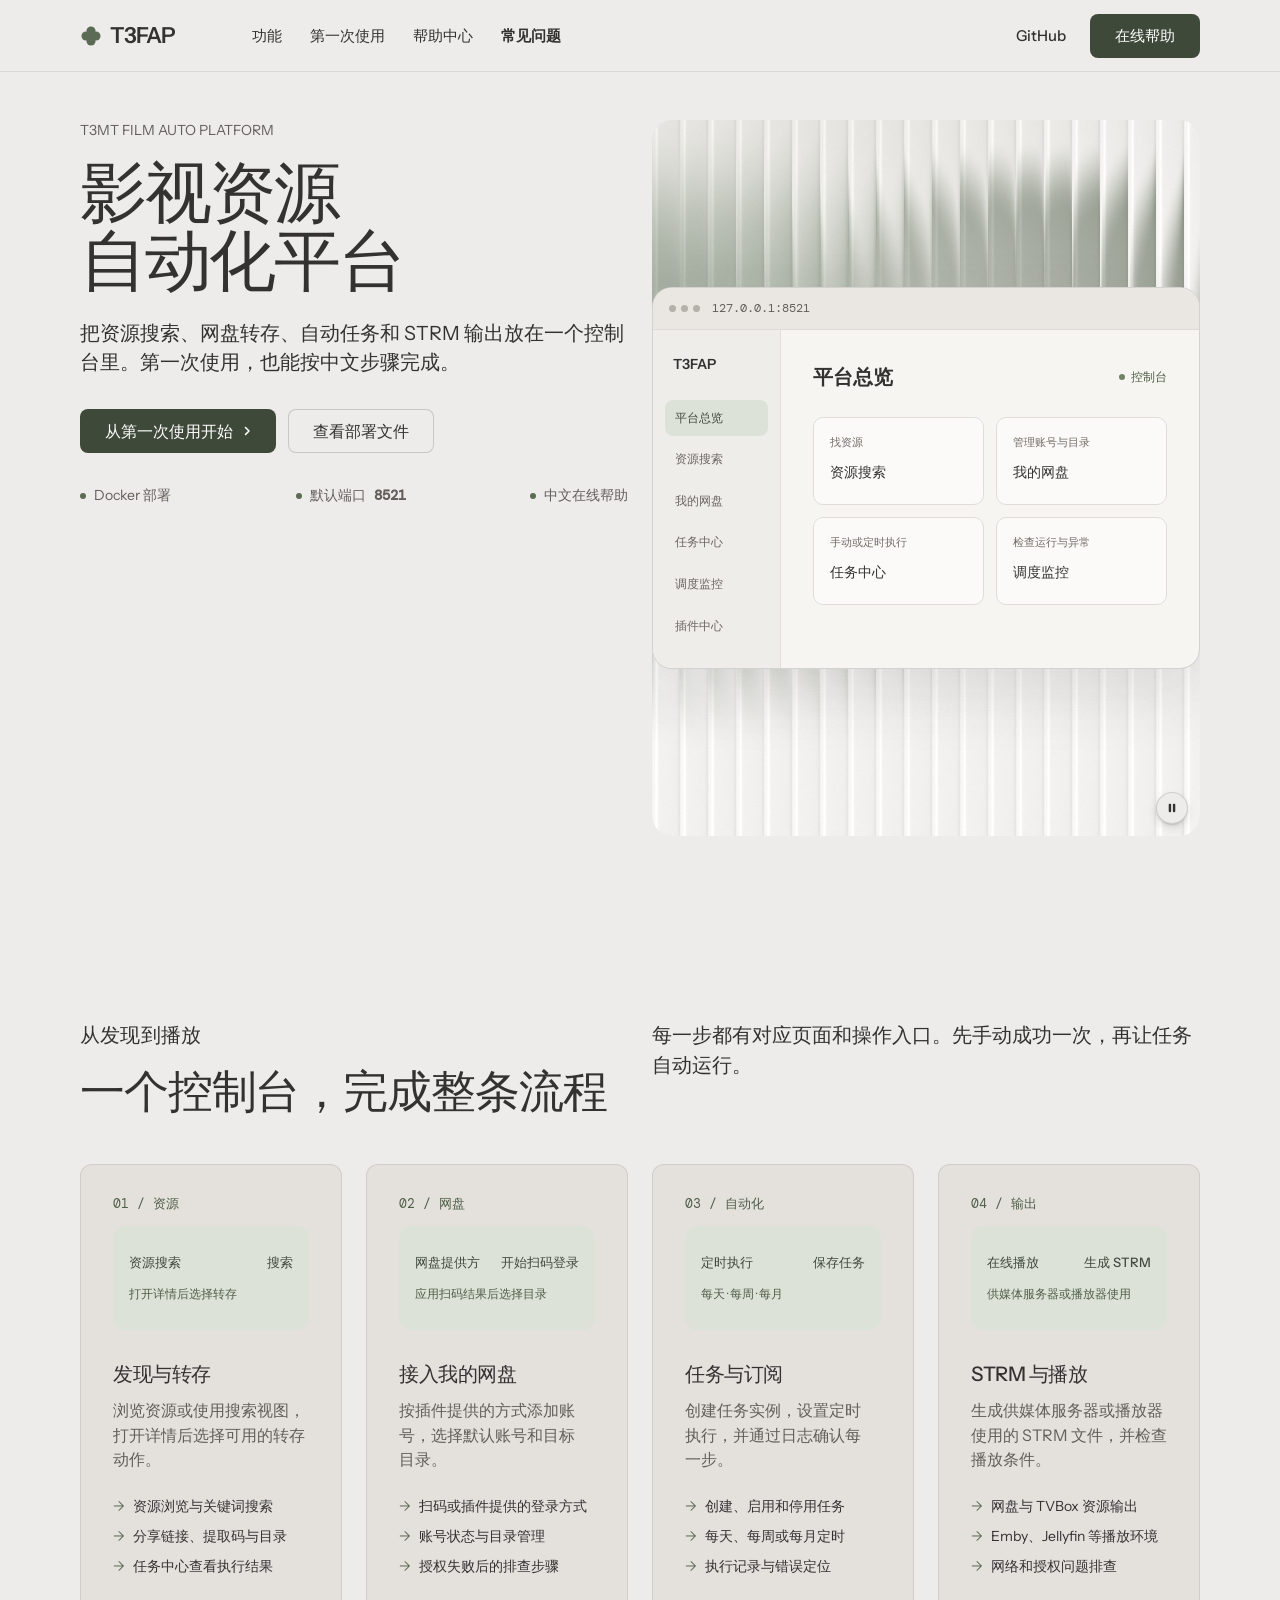
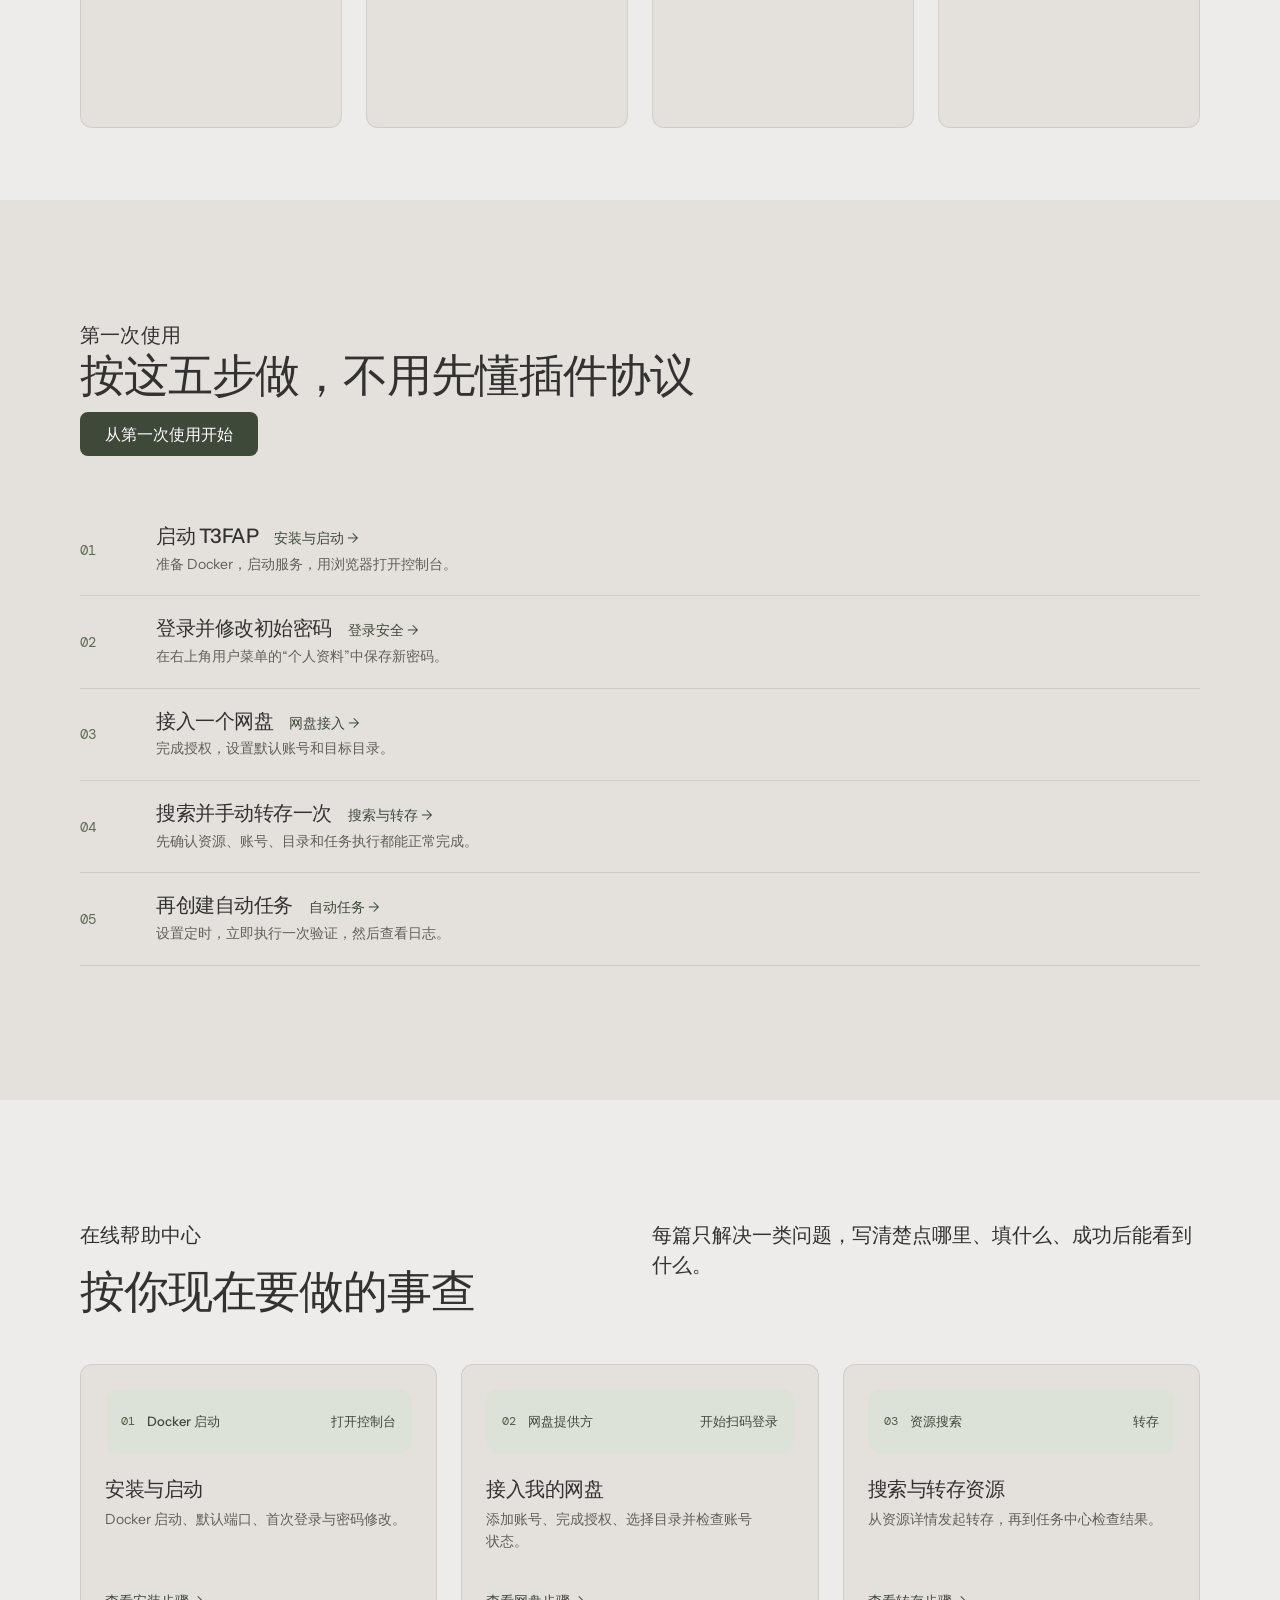
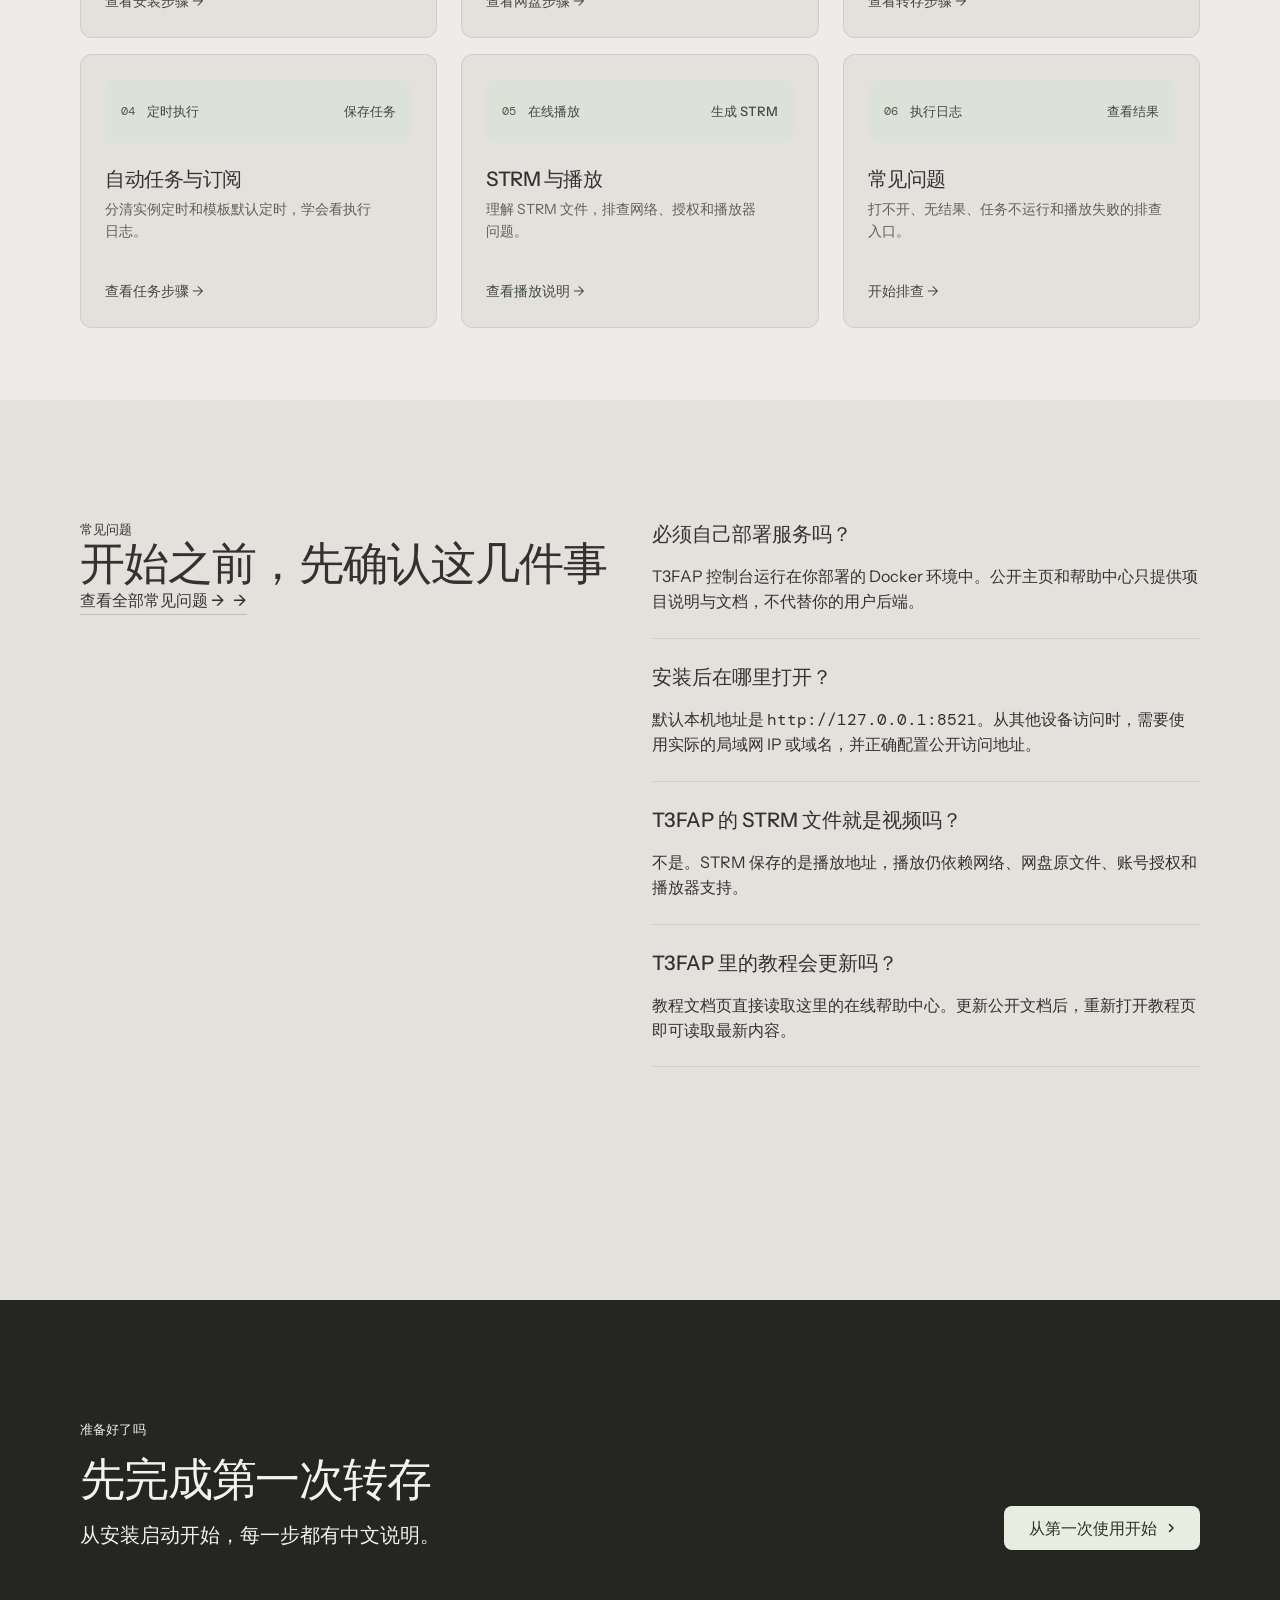
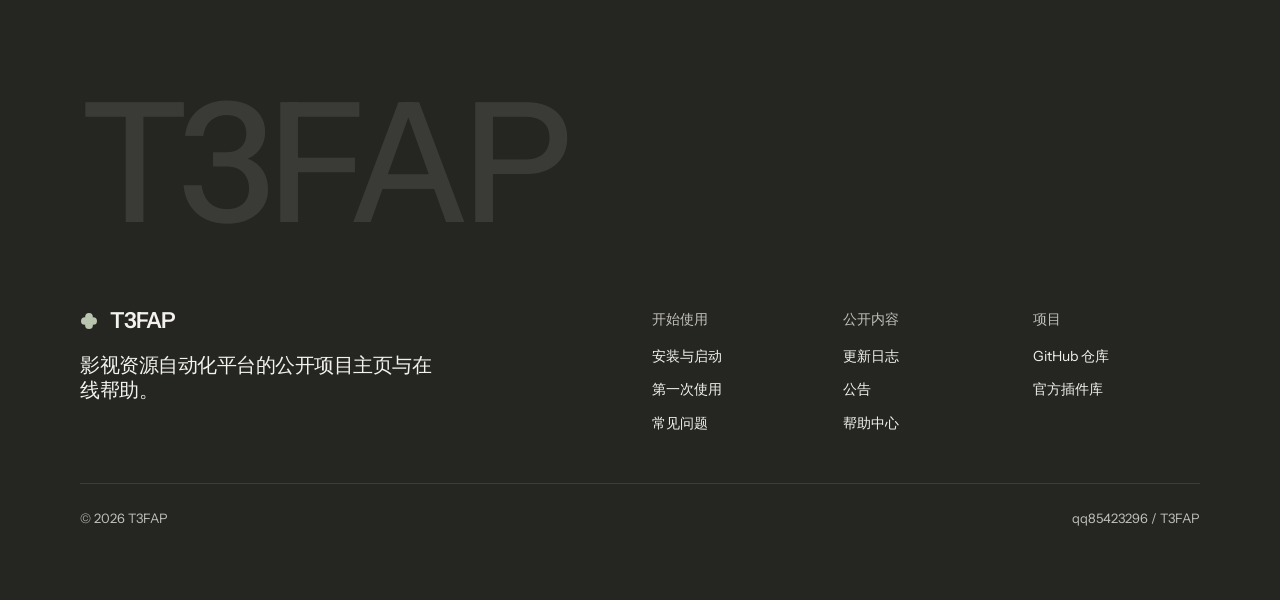
<file: content/index.html>
<!doctype html>
<html lang="zh-CN" data-type="software" data-radius="soft" data-ground="sage" data-buttons="solid" data-hq="c">
<head>
  <meta charset="utf-8">
  <meta name="viewport" content="width=device-width, initial-scale=1">
  <meta name="site-kind" content="software">
  <meta name="page-type" content="software">
  <meta name="theme-color" content="#eeecea">
  <meta name="description" content="T3FAP 影视资源自动化平台：资源搜索、网盘转存、自动任务与 STRM 输出。查看部署方法和新手操作教程。">
  <title>T3FAP · 影视资源自动化平台</title>
  <link rel="canonical" href="https://qq85423296.github.io/T3FAP/">
  <link rel="preconnect" href="https://fonts.googleapis.com">
  <link rel="preconnect" href="https://fonts.gstatic.com" crossorigin>
  <link href="https://fonts.googleapis.com/css2?family=DM+Mono:wght@400;500&family=Instrument+Sans:wght@400;500;600&display=swap" rel="stylesheet">
  <link rel="stylesheet" href="./assets/system.css">
  <link rel="stylesheet" href="./assets/ui/cards.css">
  <link rel="stylesheet" href="./assets/backgrounds/backgrounds.css">
  <link rel="stylesheet" href="./assets/motion/motion.css">
  <link rel="stylesheet" href="./assets/layout/layout.css">
  <link rel="stylesheet" href="./assets/site.css">
  <script src="./assets/backgrounds/backgrounds.js"></script>
</head>
<body id="top">
  <header class="nav">
    <div class="wrap nav__bar">
      <a class="nav__logo" href="./" aria-label="T3FAP 首页"><span class="mark" data-mark="petal" aria-hidden="true"></span>T3FAP</a>
      <nav class="nav__links" aria-label="主导航">
        <div class="nav__item"><a class="nav__link" href="#features">功能</a></div>
        <div class="nav__item"><a class="nav__link" href="#start">第一次使用</a></div>
        <div class="nav__item"><a class="nav__link" href="./help/">帮助中心</a></div>
        <div class="nav__item"><a class="nav__link" href="#faq">常见问题</a></div>
      </nav>
      <div class="nav__actions">
        <a class="nav__link" href="https://github.com/qq85423296/T3FAP" target="_blank" rel="noopener noreferrer">GitHub</a>
        <a class="btn btn--primary" href="./help/">在线帮助</a>
      </div>
      <button class="nav__toggle" type="button" aria-expanded="false" aria-label="打开导航菜单"><svg width="18" height="18" viewBox="0 0 18 18" aria-hidden="true"><path d="M2 5h14M2 13h14" stroke="currentColor" stroke-width="1.6" stroke-linecap="round"/></svg></button>
    </div>
  </header>

  <main>
    <section class="hero hero--split" aria-labelledby="hero-h">
      <div class="wrap">
        <div class="hero-text grid hero__grid">
          <div class="hero__text hero__copy span-6">
            <p class="hero__kicker">T3MT FILM AUTO PLATFORM</p>
            <h1 id="hero-h">影视资源<br>自动化平台</h1>
            <p class="hero__lead">把资源搜索、网盘转存、自动任务和 STRM 输出放在一个控制台里。第一次使用，也能按中文步骤完成。</p>
            <div class="btn-row">
              <a class="btn btn--primary" href="./help/?doc=getting-started">从第一次使用开始<svg class="m-arrow" viewBox="0 0 12 12" aria-hidden="true"><path class="m-arrow__stem" d="M1 6h8"/><path class="m-arrow__head" d="M4.5 2.5 8 6l-3.5 3.5"/></svg></a>
              <a class="btn btn--secondary" href="https://github.com/qq85423296/T3FAP" target="_blank" rel="noopener noreferrer">查看部署文件</a>
            </div>
            <div class="hero__facts" aria-label="部署信息">
              <span>Docker 部署</span>
              <span>默认端口 <b class="mono">8521</b></span>
              <span>中文在线帮助</span>
            </div>
          </div>
          <div class="hero__media span-6 start-7">
            <div class="hero__effect" data-fx="fluted-glass" data-fx-palette="sage" aria-hidden="true"></div>
            <div class="product-window" role="img" aria-label="T3FAP 控制台功能示意，包含资源搜索、我的网盘、任务中心和调度监控">
              <div class="product-window__chrome">
                <span class="window-dots" aria-hidden="true"><i></i><i></i><i></i></span>
                <span>127.0.0.1:8521</span>
              </div>
              <div class="product-window__body">
                <div class="product-window__sidebar" aria-hidden="true">
                  <strong class="window-brand">T3FAP</strong>
                  <div class="window-nav">
                    <span class="is-current">平台总览</span><span>资源搜索</span><span>我的网盘</span><span>任务中心</span><span>调度监控</span><span>插件中心</span>
                  </div>
                </div>
                <div class="product-window__main">
                  <div class="window-heading"><strong>平台总览</strong><span class="window-status">控制台</span></div>
                  <div class="window-cards">
                    <div class="window-card"><small>找资源</small><strong>资源搜索</strong></div>
                    <div class="window-card"><small>管理账号与目录</small><strong>我的网盘</strong></div>
                    <div class="window-card"><small>手动或定时执行</small><strong>任务中心</strong></div>
                    <div class="window-card"><small>检查运行与异常</small><strong>调度监控</strong></div>
                  </div>
                </div>
              </div>
            </div>
          </div>
        </div>
      </div>
    </section>

    <section class="section" id="features" aria-labelledby="features-h">
      <div class="wrap">
        <div class="grid section-head section-head--grid">
          <div class="span-6"><p class="t-label">从发现到播放</p><h2 id="features-h">一个控制台，完成整条流程</h2></div>
          <p class="t-lead span-6 start-7">每一步都有对应页面和操作入口。先手动成功一次，再让任务自动运行。</p>
        </div>
        <div class="grid feature-list" data-reveal>
          <article class="span-3"><div class="feature-card">
            <div class="feature-card__top"><span class="feature-card__index">01 / 资源</span></div>
            <div class="feature-card__visual" data-visual><span>资源搜索</span><strong>搜索</strong><small>打开详情后选择转存</small></div>
            <h3>发现与转存</h3><p>浏览资源或使用搜索视图，打开详情后选择可用的转存动作。</p><ul><li>资源浏览与关键词搜索</li><li>分享链接、提取码与目录</li><li>任务中心查看执行结果</li></ul>
          </div></article>
          <article class="span-3"><div class="feature-card">
            <div class="feature-card__top"><span class="feature-card__index">02 / 网盘</span></div>
            <div class="feature-card__visual" data-visual><span>网盘提供方</span><strong>开始扫码登录</strong><small>应用扫码结果后选择目录</small></div>
            <h3>接入我的网盘</h3><p>按插件提供的方式添加账号，选择默认账号和目标目录。</p><ul><li>扫码或插件提供的登录方式</li><li>账号状态与目录管理</li><li>授权失败后的排查步骤</li></ul>
          </div></article>
          <article class="span-3"><div class="feature-card">
            <div class="feature-card__top"><span class="feature-card__index">03 / 自动化</span></div>
            <div class="feature-card__visual" data-visual><span>定时执行</span><strong>保存任务</strong><small>每天 · 每周 · 每月</small></div>
            <h3>任务与订阅</h3><p>创建任务实例，设置定时执行，并通过日志确认每一步。</p><ul><li>创建、启用和停用任务</li><li>每天、每周或每月定时</li><li>执行记录与错误定位</li></ul>
          </div></article>
          <article class="span-3"><div class="feature-card">
            <div class="feature-card__top"><span class="feature-card__index">04 / 输出</span></div>
            <div class="feature-card__visual" data-visual><span>在线播放</span><strong>生成 STRM</strong><small>供媒体服务器或播放器使用</small></div>
            <h3>STRM 与播放</h3><p>生成供媒体服务器或播放器使用的 STRM 文件，并检查播放条件。</p><ul><li>网盘与 TVBox 资源输出</li><li>Emby、Jellyfin 等播放环境</li><li>网络和授权问题排查</li></ul>
          </div></article>
        </div>
      </div>
    </section>

    <section class="section ground-surface" id="start" aria-labelledby="start-h">
      <div class="wrap">
        <div class="section-head start-heading">
          <div class="start-heading__title"><div><p class="t-label">第一次使用</p><h2 id="start-h">按这五步做，不用先懂插件协议</h2></div></div>
          <a class="btn btn--primary" href="./help/?doc=getting-started">从第一次使用开始</a>
        </div>
        <ol class="start-steps">
          <li><div><div class="start-step__heading"><h3>启动 T3FAP</h3><a href="./help/?doc=install">安装与启动 →</a></div><p>准备 Docker，启动服务，用浏览器打开控制台。</p></div></li>
          <li><div><div class="start-step__heading"><h3>登录并修改初始密码</h3><a href="./help/?doc=install#login-security">登录安全 →</a></div><p>在右上角用户菜单的“个人资料”中保存新密码。</p></div></li>
          <li><div><div class="start-step__heading"><h3>接入一个网盘</h3><a href="./help/?doc=drive">网盘接入 →</a></div><p>完成授权，设置默认账号和目标目录。</p></div></li>
          <li><div><div class="start-step__heading"><h3>搜索并手动转存一次</h3><a href="./help/?doc=resources">搜索与转存 →</a></div><p>先确认资源、账号、目录和任务执行都能正常完成。</p></div></li>
          <li><div><div class="start-step__heading"><h3>再创建自动任务</h3><a href="./help/?doc=tasks">自动任务 →</a></div><p>设置定时，立即执行一次验证，然后查看日志。</p></div></li>
        </ol>
      </div>
    </section>

    <section class="section" id="help" aria-labelledby="help-h">
      <div class="wrap">
        <div class="grid section-head section-head--grid">
          <div class="span-6"><p class="t-label">在线帮助中心</p><h2 id="help-h">按你现在要做的事查</h2></div>
          <p class="t-lead span-6 start-7">每篇只解决一类问题，写清楚点哪里、填什么、成功后能看到什么。</p>
        </div>
        <div class="grid help-grid" data-reveal>
          <div class="span-4"><a class="help-topic" href="./help/?doc=install"><span class="help-topic__visual" data-visual><small>01</small><span>Docker 启动</span><strong>打开控制台</strong></span><h3>安装与启动</h3><p>Docker 启动、默认端口、首次登录与密码修改。</p><span class="help-topic__link">查看安装步骤 →</span></a></div>
          <div class="span-4"><a class="help-topic" href="./help/?doc=drive"><span class="help-topic__visual" data-visual><small>02</small><span>网盘提供方</span><strong>开始扫码登录</strong></span><h3>接入我的网盘</h3><p>添加账号、完成授权、选择目录并检查账号状态。</p><span class="help-topic__link">查看网盘步骤 →</span></a></div>
          <div class="span-4"><a class="help-topic" href="./help/?doc=resources"><span class="help-topic__visual" data-visual><small>03</small><span>资源搜索</span><strong>转存</strong></span><h3>搜索与转存资源</h3><p>从资源详情发起转存，再到任务中心检查结果。</p><span class="help-topic__link">查看转存步骤 →</span></a></div>
          <div class="span-4"><a class="help-topic" href="./help/?doc=tasks"><span class="help-topic__visual" data-visual><small>04</small><span>定时执行</span><strong>保存任务</strong></span><h3>自动任务与订阅</h3><p>分清实例定时和模板默认定时，学会看执行日志。</p><span class="help-topic__link">查看任务步骤 →</span></a></div>
          <div class="span-4"><a class="help-topic" href="./help/?doc=strm-playback"><span class="help-topic__visual" data-visual><small>05</small><span>在线播放</span><strong>生成 STRM</strong></span><h3>STRM 与播放</h3><p>理解 STRM 文件，排查网络、授权和播放器问题。</p><span class="help-topic__link">查看播放说明 →</span></a></div>
          <div class="span-4"><a class="help-topic" href="./help/?doc=faq"><span class="help-topic__visual" data-visual><small>06</small><span>执行日志</span><strong>查看结果</strong></span><h3>常见问题</h3><p>打不开、无结果、任务不运行和播放失败的排查入口。</p><span class="help-topic__link">开始排查 →</span></a></div>
        </div>
      </div>
    </section>

    <section class="section ground-surface" id="faq" aria-labelledby="faq-h">
      <div class="wrap grid">
        <div class="span-6"><p class="t-label">常见问题</p><h2 id="faq-h">开始之前，先确认这几件事</h2><p><a class="link" href="./help/?doc=faq">查看全部常见问题 →</a></p></div>
        <div class="span-6 start-7 faq">
          <div class="faq__item"><h3>必须自己部署服务吗？</h3><p>T3FAP 控制台运行在你部署的 Docker 环境中。公开主页和帮助中心只提供项目说明与文档，不代替你的用户后端。</p></div>
          <div class="faq__item"><h3>安装后在哪里打开？</h3><p>默认本机地址是 <span class="mono">http://127.0.0.1:8521</span>。从其他设备访问时，需要使用实际的局域网 IP 或域名，并正确配置公开访问地址。</p></div>
          <div class="faq__item"><h3>T3FAP 的 STRM 文件就是视频吗？</h3><p>不是。STRM 保存的是播放地址，播放仍依赖网络、网盘原文件、账号授权和播放器支持。</p></div>
          <div class="faq__item"><h3>T3FAP 里的教程会更新吗？</h3><p>教程文档页直接读取这里的在线帮助中心。更新公开文档后，重新打开教程页即可读取最新内容。</p></div>
        </div>
      </div>
    </section>
  </main>

  <footer class="footer closing ground-inverse">
    <div class="wrap">
      <div class="closing__cta close--word">
      <div class="section-head--split">
        <div><p class="t-label">准备好了吗</p><h2 id="close-h">先完成第一次转存</h2><p class="t-lead">从安装启动开始，每一步都有中文说明。</p></div>
        <a class="btn btn--primary" href="./help/?doc=getting-started">从第一次使用开始<svg class="m-arrow" viewBox="0 0 12 12" aria-hidden="true"><path class="m-arrow__stem" d="M1 6h8"/><path class="m-arrow__head" d="M4.5 2.5 8 6l-3.5 3.5"/></svg></a>
      </div>
      <p class="close__word" aria-hidden="true">T3FAP</p>
      </div>
      <div class="closing__links">
        <div class="grid">
        <div class="span-4 stack-4"><a class="nav__logo" href="./"><span class="mark" data-mark="petal" aria-hidden="true"></span>T3FAP</a><p class="footer__lede">影视资源自动化平台的公开项目主页与在线帮助。</p></div>
        <div class="span-2 start-7 footer__col"><h4>开始使用</h4><ul><li><a href="./help/?doc=install">安装与启动</a></li><li><a href="./help/?doc=getting-started">第一次使用</a></li><li><a href="./help/?doc=faq">常见问题</a></li></ul></div>
        <div class="span-2 footer__col"><h4>公开内容</h4><ul><li><a href="./changelog.json">更新日志</a></li><li><a href="./announcements/index.json">公告</a></li><li><a href="./help/">帮助中心</a></li></ul></div>
        <div class="span-2 footer__col"><h4>项目</h4><ul><li><a href="https://github.com/qq85423296/T3FAP" target="_blank" rel="noopener noreferrer">GitHub 仓库</a></li><li><a href="https://github.com/qq85423296/T3FAP/tree/main/plugins" target="_blank" rel="noopener noreferrer">官方插件库</a></li></ul></div>
      </div>
        <div class="footer__legal"><span>© 2026 T3FAP</span><a href="https://github.com/qq85423296/T3FAP" target="_blank" rel="noopener noreferrer">qq85423296 / T3FAP</a></div>
      </div>
    </div>
  </footer>

  <script type="module" src="./assets/site.js"></script>
  <script type="module" src="./assets/system.js"></script>
  <script type="module" src="./assets/motion/motion.js"></script>
  <script type="module" src="./assets/layout/layout.js"></script>
</body>
</html>
</file>
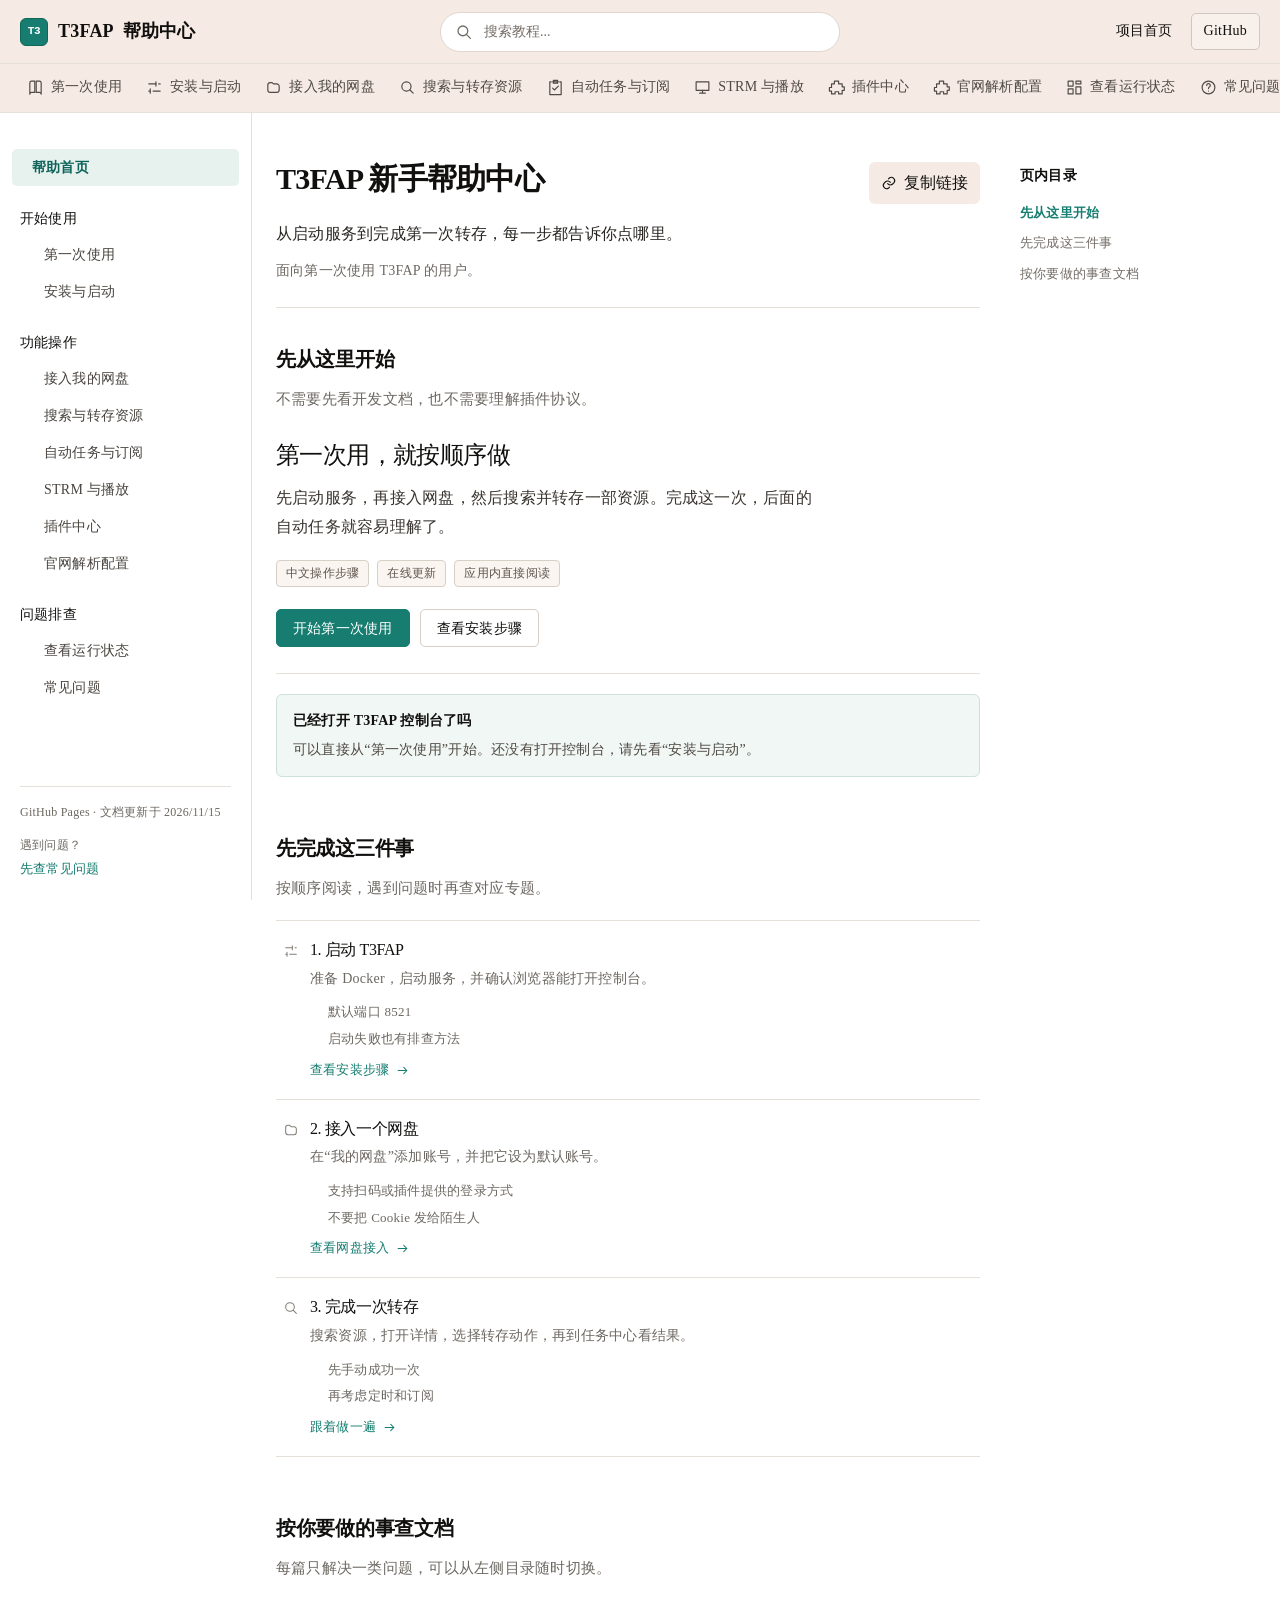
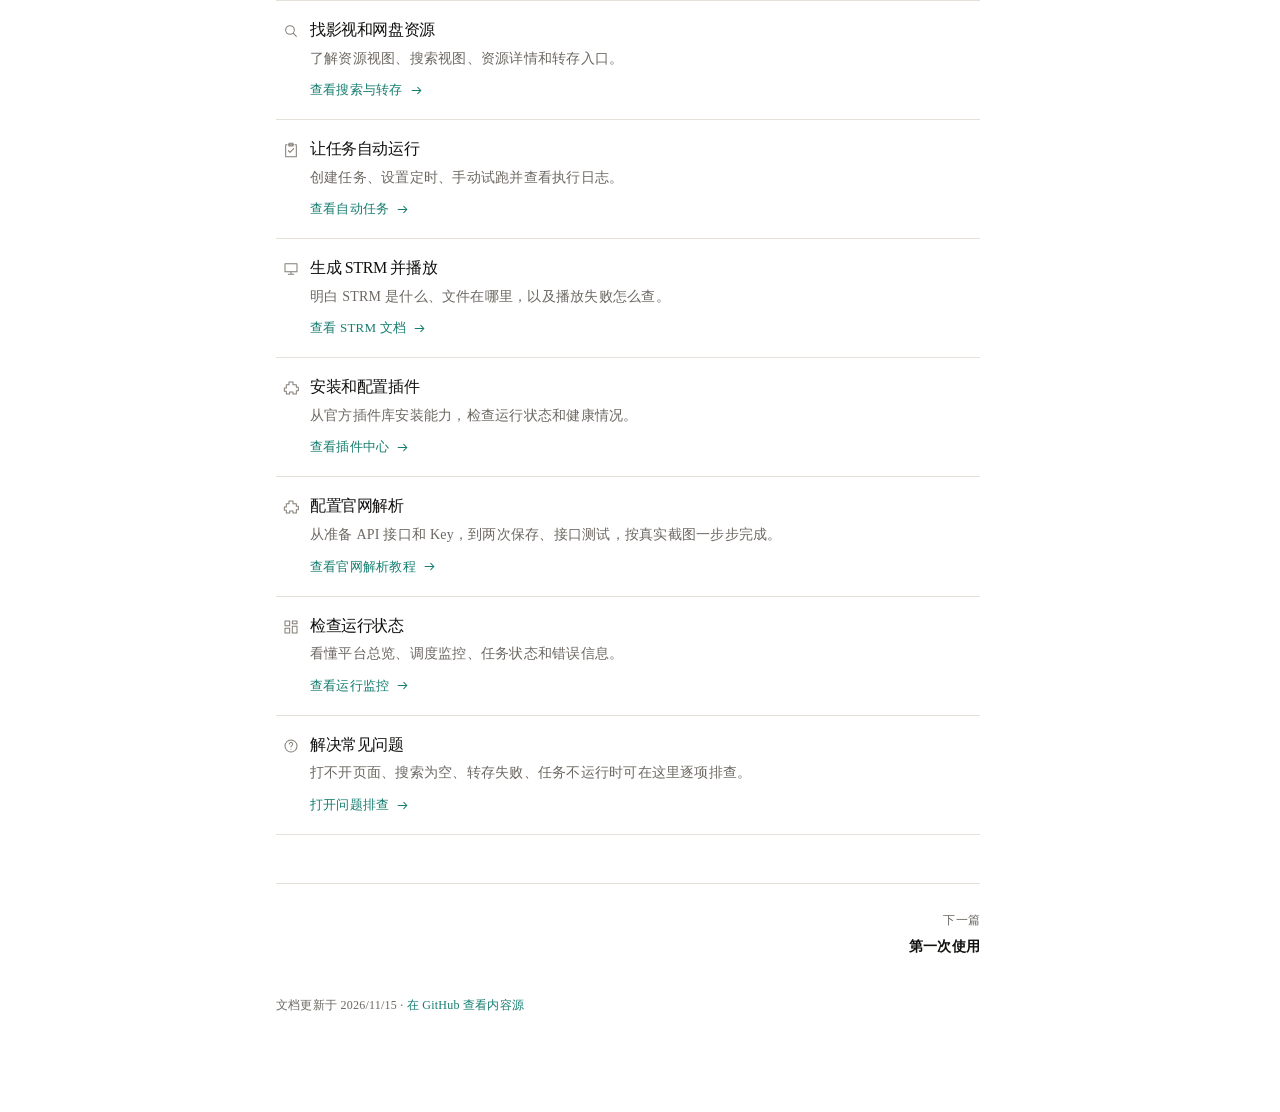
<file: content/help/index.html>
<!doctype html>
<html lang="zh-CN" data-type="software" data-radius="soft" data-buttons="solid">
<head>
  <meta charset="utf-8">
  <meta name="viewport" content="width=device-width, initial-scale=1">
  <meta name="page-type" content="software">
  <meta name="site-kind" content="software">
  <meta name="theme-color" content="#f6ebe4">
  <meta name="description" content="T3FAP 中文新手帮助中心：安装启动、网盘接入、资源转存、自动任务、STRM 播放和故障排查。">
  <title>T3FAP 在线帮助中心</title>
  <link rel="canonical" href="https://qq85423296.github.io/T3FAP/help/">
  <link rel="stylesheet" href="../assets/system.css">
  <link rel="stylesheet" href="../assets/site.css">
  <link rel="stylesheet" href="./help.css">
</head>
<body class="help-page">
  <a class="help-skip" href="#help-article">跳到正文</a>
  <header class="help-topbar">
    <div class="help-topbar__inner">
      <a class="help-brand" href="../" aria-label="返回 T3FAP 首页"><span class="help-brand__mark" aria-hidden="true">T3</span><span class="help-brand__text">T3FAP <small>帮助中心</small></span></a>
      <div class="help-search" role="search">
        <label class="help-sr-only" for="help-search-input">搜索帮助文档</label>
        <svg viewBox="0 0 24 24" aria-hidden="true"><circle cx="10.5" cy="10.5" r="6.5"/><path d="m15.5 15.5 5 5"/></svg>
        <input id="help-search-input" type="search" placeholder="搜索教程..." autocomplete="off" aria-expanded="false" aria-controls="help-search-results">
        <div id="help-search-results" class="help-search-results" hidden></div>
      </div>
      <button id="help-search-toggle" class="help-icon-button help-search-toggle" type="button" aria-label="打开教程搜索" aria-expanded="false" aria-controls="help-search-input">
        <svg viewBox="0 0 24 24" aria-hidden="true"><circle cx="10.5" cy="10.5" r="6.5"/><path d="m15.5 15.5 5 5"/></svg>
      </button>
      <nav class="help-topbar__links" aria-label="帮助中心导航">
        <a href="../">项目首页</a>
        <a class="help-github-link" href="https://github.com/qq85423296/T3FAP" target="_blank" rel="noopener noreferrer">GitHub</a>
      </nav>
    </div>
  </header>

  <div class="help-channelbar">
    <nav id="help-channel-nav" class="help-channel-nav" aria-label="教程频道"></nav>
    <button id="help-menu-button" class="help-channel-current" type="button" aria-label="打开文档目录" aria-expanded="false" aria-controls="help-sidebar">
      <svg viewBox="0 0 24 24" aria-hidden="true"><path d="M4 6h16M4 12h16M4 18h16"/></svg>
      <span id="help-channel-current">新手教程</span><span class="help-channel-current__suffix">正文</span>
    </button>
  </div>

  <div class="help-shell">
    <aside id="help-sidebar" class="help-sidebar" aria-label="文档目录">
      <div class="help-sidebar__top"><strong>T3FAP 教程</strong><button id="help-menu-close" class="help-icon-button" type="button" aria-label="关闭文档目录"><svg viewBox="0 0 24 24" aria-hidden="true"><path d="m6 6 12 12M18 6 6 18"/></svg></button></div>
      <nav id="help-nav" class="help-nav"></nav>
      <div class="help-sidebar__footer">
        <div class="help-status" role="status" aria-live="polite">
          <span id="help-source">正在读取在线教程…</span>
          <span id="help-warning" class="help-status__warning" hidden></span>
          <button id="help-retry" type="button" hidden>重新读取</button>
        </div>
        <span>遇到问题？</span><a id="help-faq-link" href="?doc=faq">先查常见问题</a>
      </div>
    </aside>
    <button id="help-backdrop" class="help-backdrop" type="button" aria-label="关闭文档目录" hidden></button>

    <main id="help-main" class="help-main">
      <div id="help-loading" class="help-loading" role="status"><span class="help-loading__line"></span><span class="help-loading__line help-loading__line--short"></span><p>正在准备中文操作步骤…</p></div>
      <article id="help-article" class="help-article" tabindex="-1" hidden></article>
      <div id="help-error" class="help-error" hidden>
        <h1>暂时没有读到教程</h1>
        <p id="help-error-message">请检查网络后重新读取。</p>
        <div class="help-error__actions"><button id="help-error-retry" class="help-button help-button--primary" type="button">重新读取</button><a class="help-button" href="https://github.com/qq85423296/T3FAP" target="_blank" rel="noopener noreferrer">打开 GitHub 仓库</a></div>
      </div>
      <noscript><div class="help-error"><h1>需要启用 JavaScript</h1><p>在线教程由结构化 JSON 生成。请启用 JavaScript，或到 GitHub 仓库查看原始文档。</p></div></noscript>
    </main>

    <aside class="help-outline" aria-label="本页目录">
      <div id="help-outline-content"><strong>页内目录</strong><p>读取文档后显示章节目录。</p></div>
    </aside>
  </div>

  <script type="module" src="./app.js"></script>
</body>
</html>
</file>
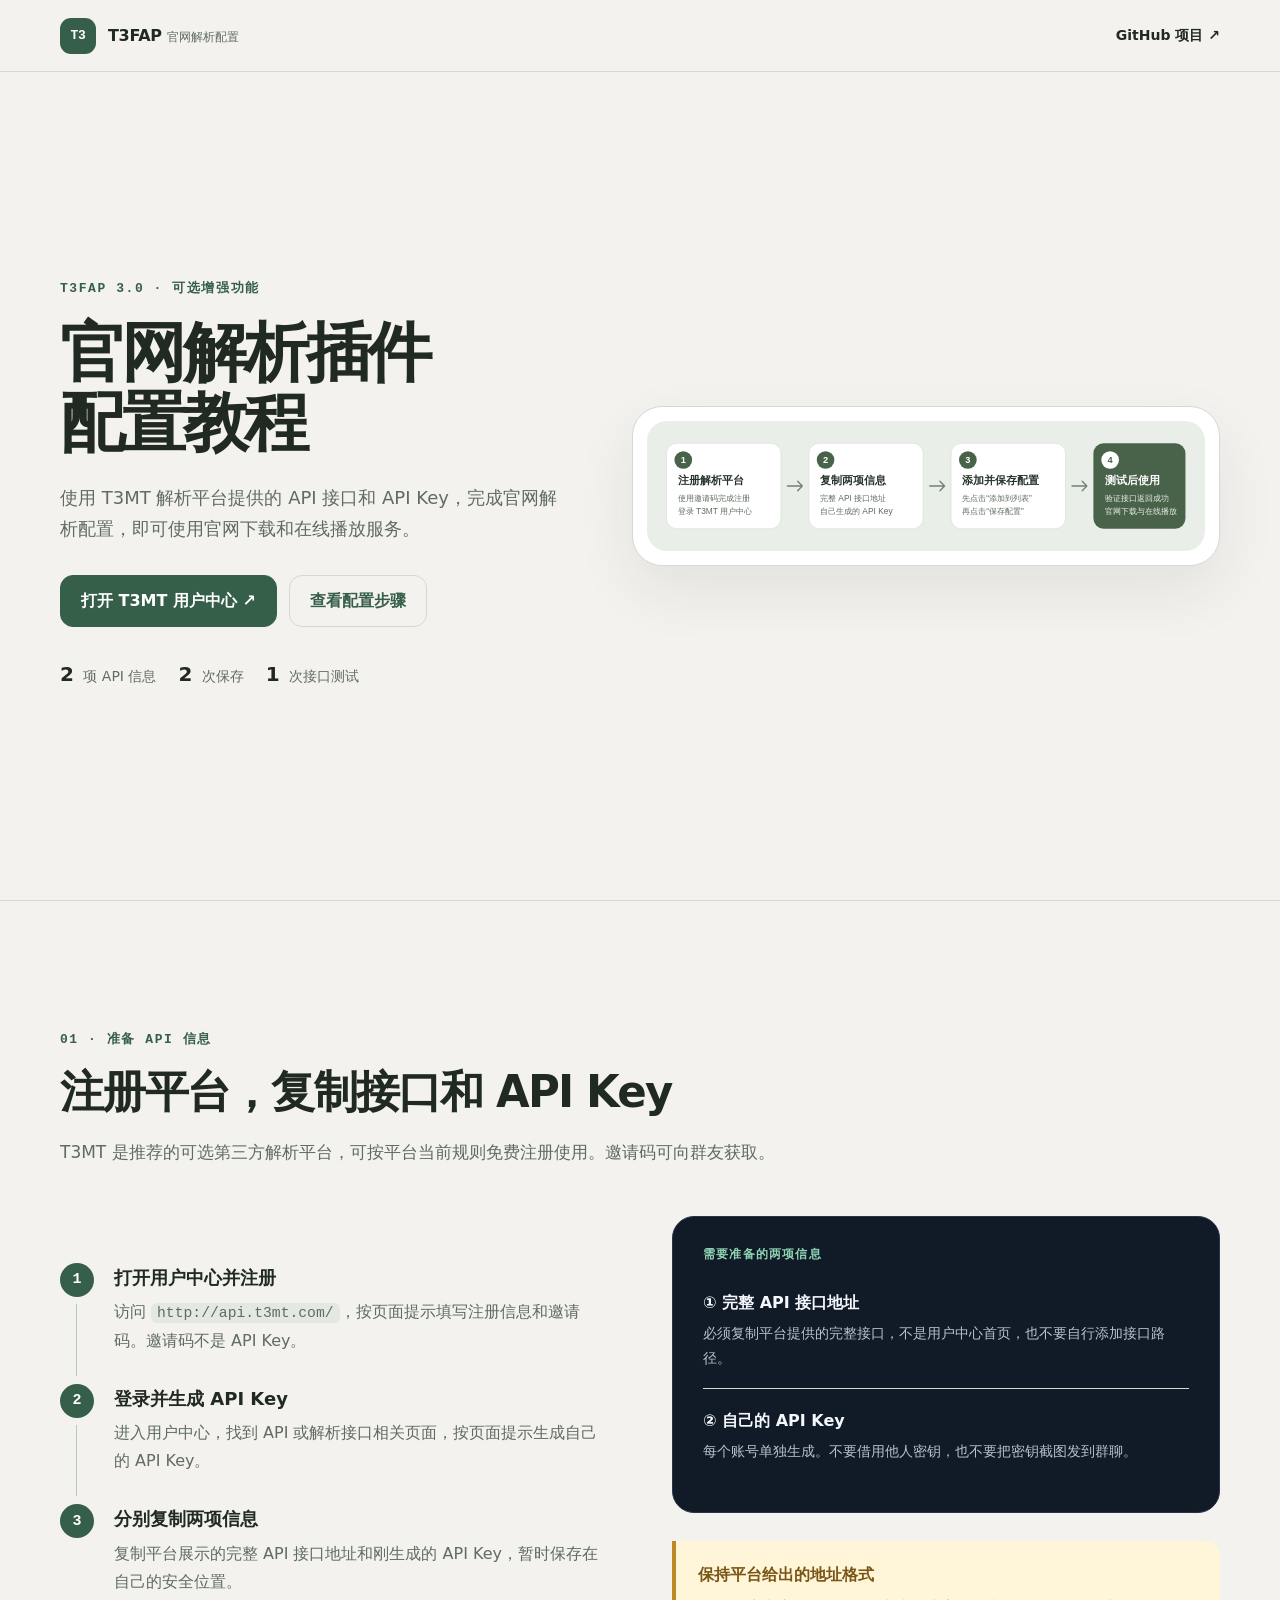
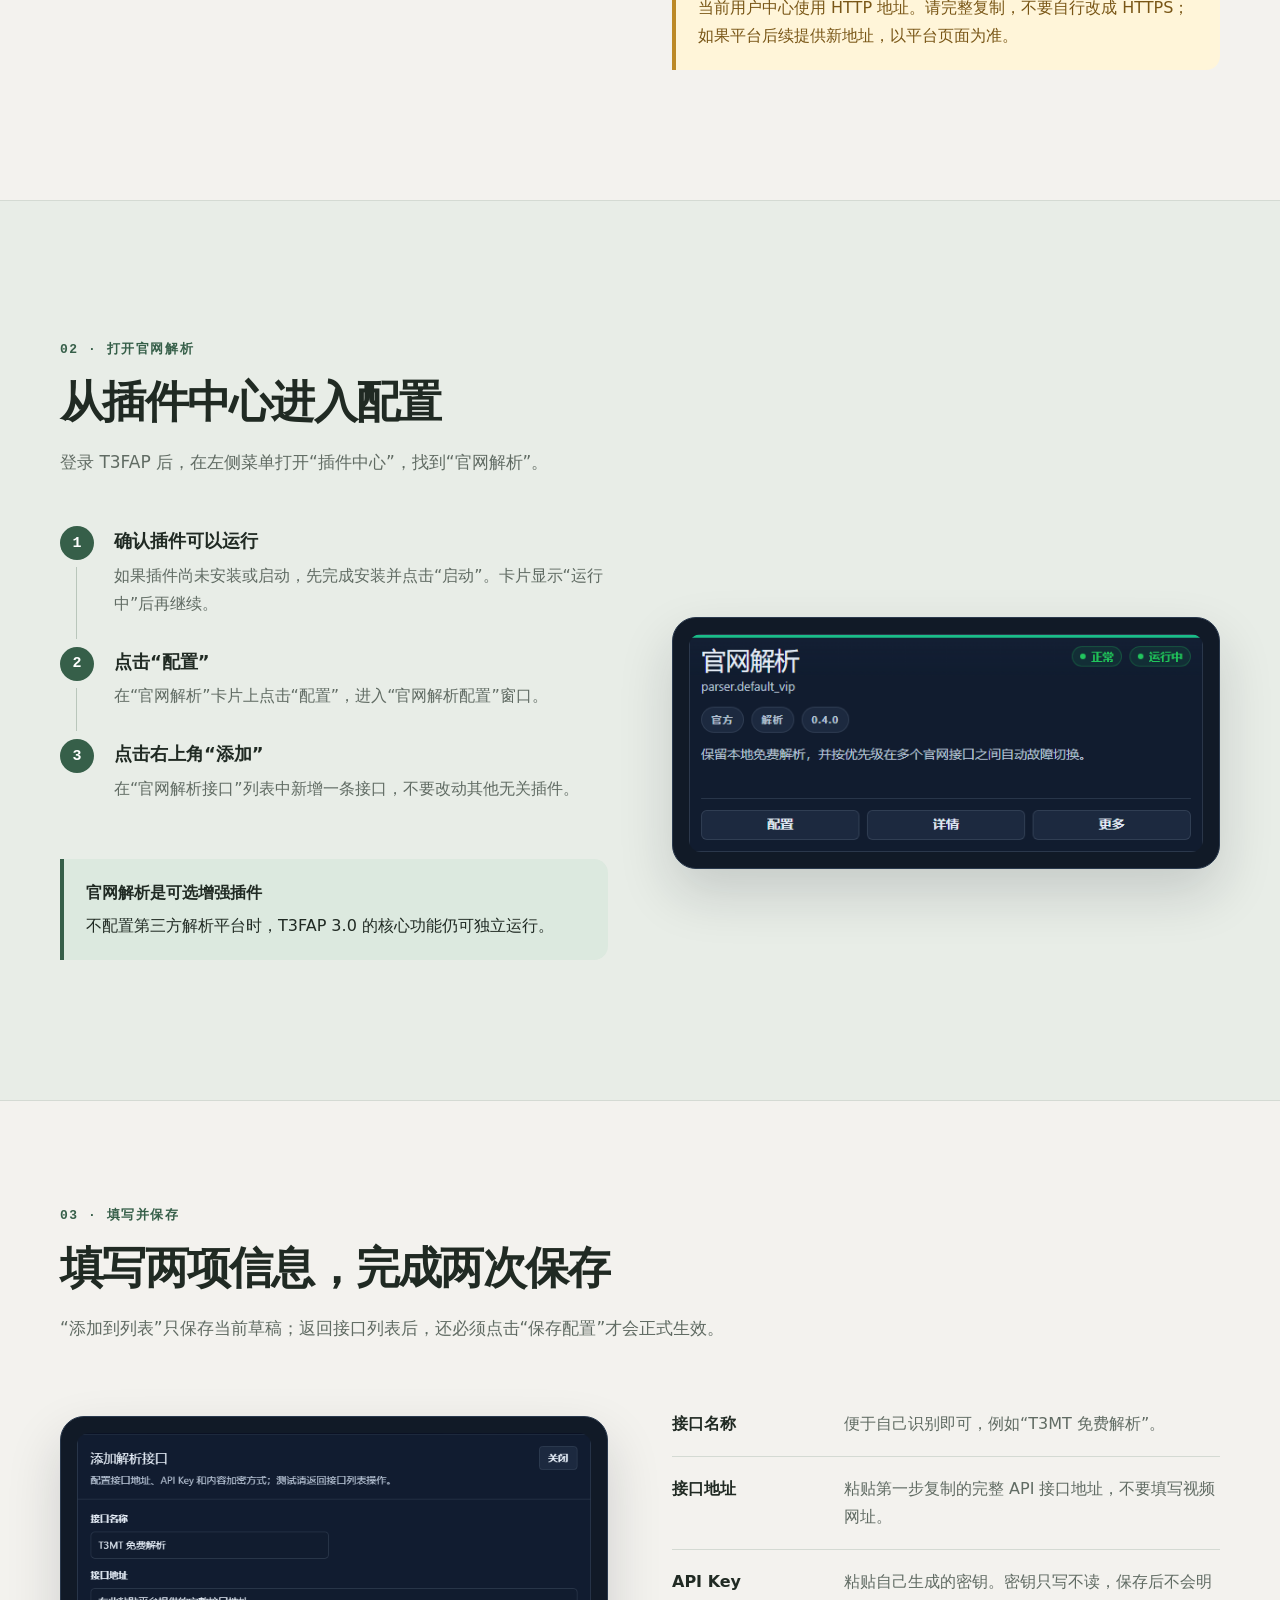
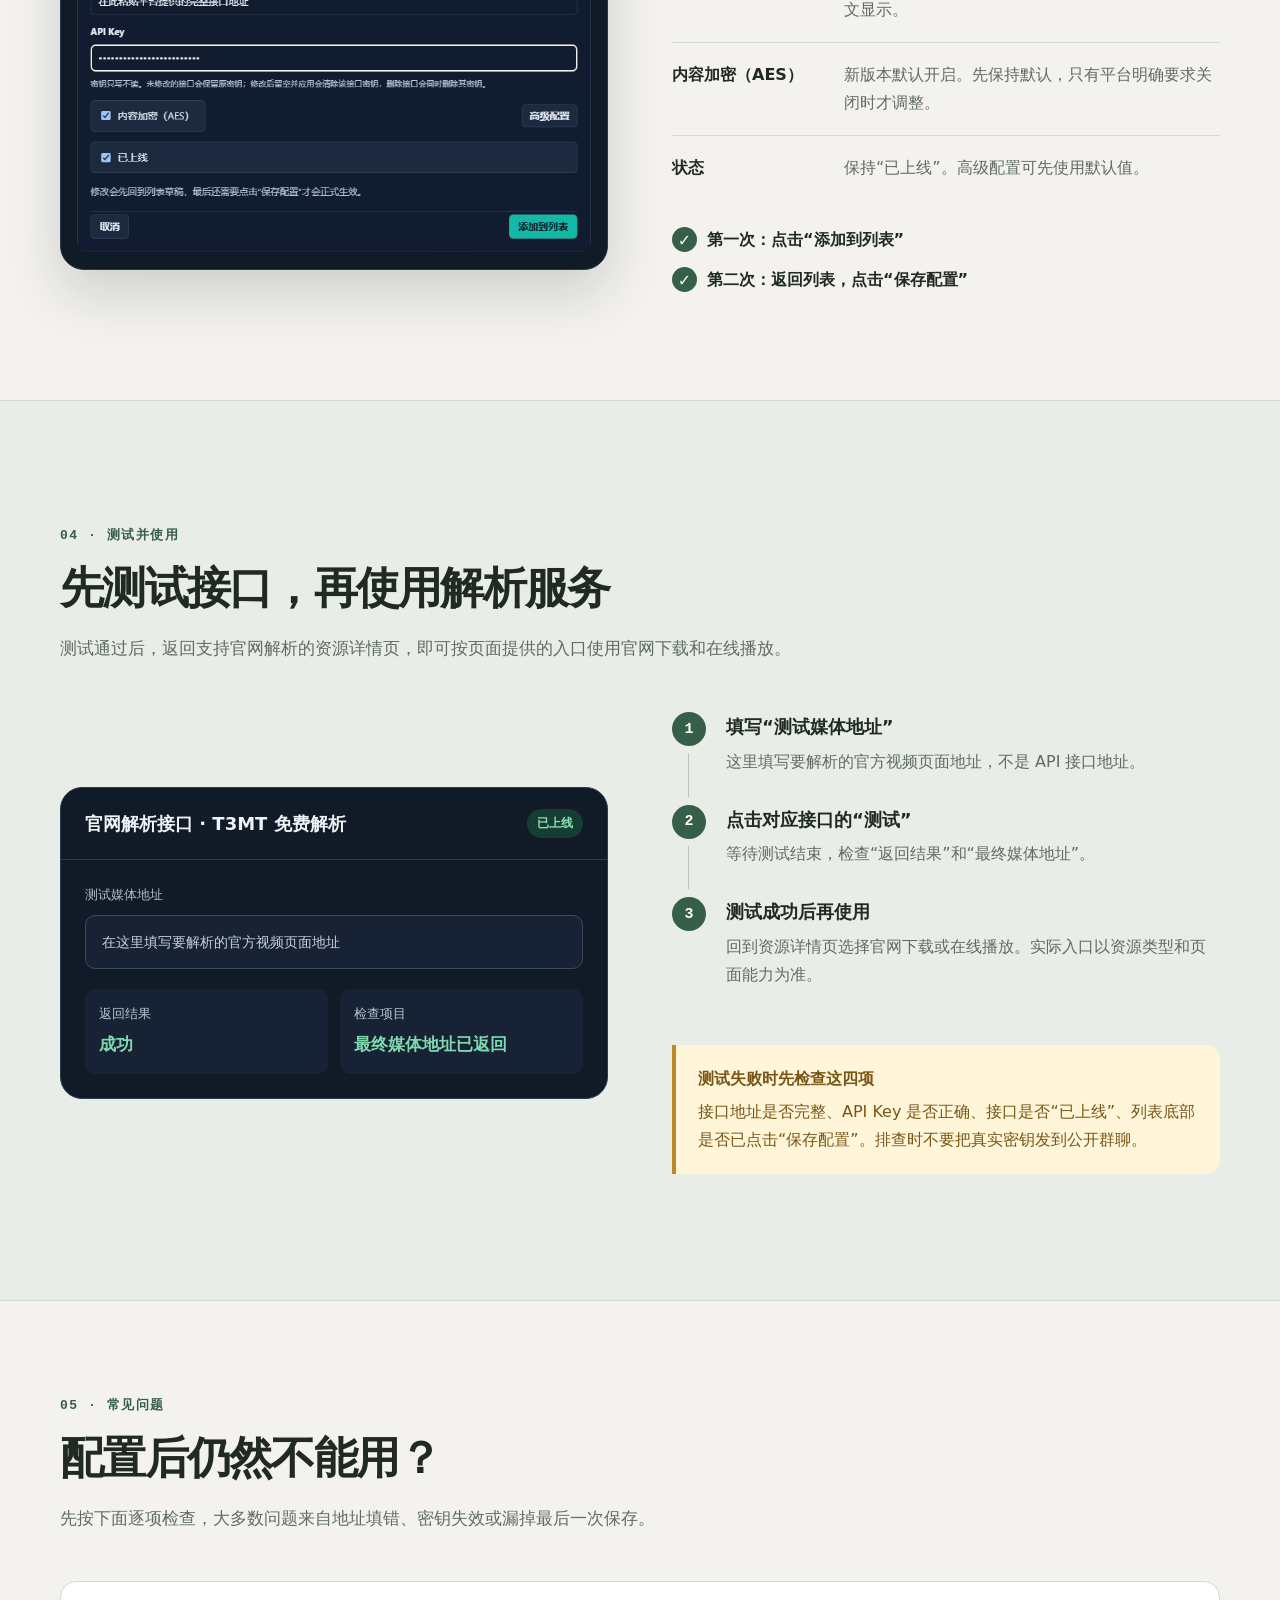
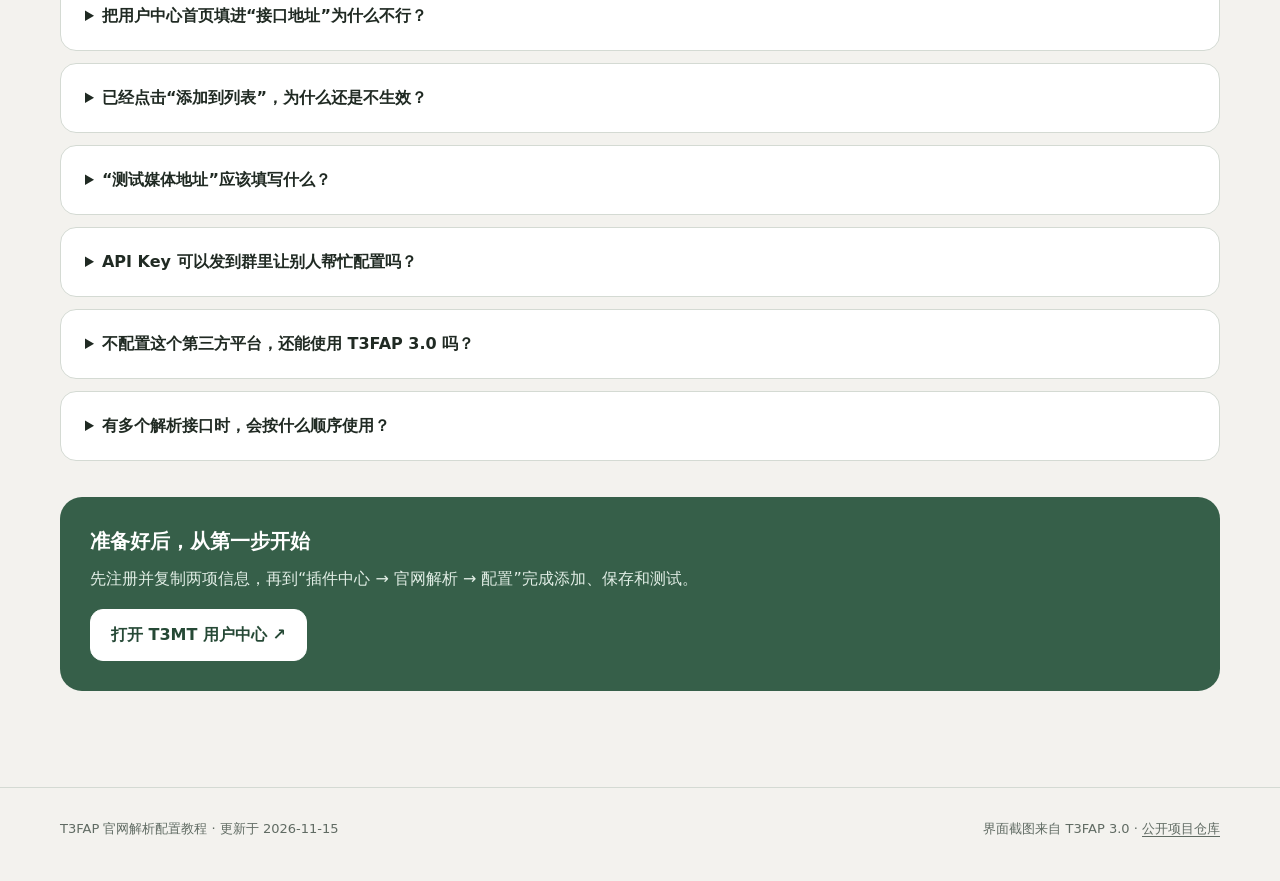
<file: content/tutorials/official-parser/index.html>
<!doctype html>
<html lang="zh-CN" data-type="software" data-radius="soft" data-buttons="soft" data-motion="quiet">
<head>
  <meta charset="utf-8">
  <meta name="viewport" content="width=device-width, initial-scale=1">
  <meta name="page-type" content="software">
  <meta name="site-kind" content="software">
  <meta name="description" content="T3FAP 官网解析插件配置教程：注册 T3MT 用户中心，获取 API 接口与 API Key，完成插件保存、测试，并使用官网下载和在线播放。">
  <title>官网解析插件配置教程｜T3FAP</title>
  <style>
    :root {
      --bg: #f3f2ee;
      --surface: #ffffff;
      --surface-soft: #e8ede7;
      --ink: #202a23;
      --muted: #606b63;
      --line: #d4dad3;
      --accent: #365f49;
      --accent-dark: #264936;
      --accent-soft: #dce9df;
      --warning: #795616;
      --warning-bg: #fff5d9;
      --dark: #111a27;
      --radius: 22px;
      --wrap: 1160px;
    }
    * { box-sizing: border-box; }
    html { scroll-behavior: smooth; scroll-padding-top: 88px; }
    body { margin: 0; background: var(--bg); color: var(--ink); font-family: "Microsoft YaHei", "PingFang SC", system-ui, sans-serif; line-height: 1.75; }
    a { color: inherit; }
    button, a { -webkit-tap-highlight-color: transparent; }
    a:focus-visible, summary:focus-visible { outline: 3px solid #73947f; outline-offset: 4px; }
    img { display: block; max-width: 100%; }
    .wrap { width: min(calc(100% - 48px), var(--wrap)); margin-inline: auto; }
    .site-header { min-height: 72px; display: flex; align-items: center; border-bottom: 1px solid var(--line); background: rgba(243, 242, 238, .96); position: sticky; top: 0; z-index: 10; backdrop-filter: blur(14px); }
    .header-inner { display: flex; align-items: center; justify-content: space-between; gap: 24px; }
    .brand { display: inline-flex; align-items: center; gap: 12px; text-decoration: none; font-weight: 800; letter-spacing: -.02em; }
    .brand-mark { display: grid; place-items: center; width: 36px; height: 36px; border-radius: 11px; background: var(--accent); color: white; font: 800 13px/1 ui-monospace, monospace; }
    .brand small { color: var(--muted); font-size: 12px; font-weight: 500; letter-spacing: 0; }
    .header-link { font-size: 14px; font-weight: 700; text-decoration: none; border-bottom: 1px solid transparent; }
    .header-link:hover { border-color: currentColor; }
    .hero { min-height: calc(100svh - 72px); display: grid; align-items: center; padding-block: 72px; }
    .hero-grid { display: grid; grid-template-columns: minmax(0, .92fr) minmax(0, 1.08fr); gap: 72px; align-items: center; }
    .kicker { margin: 0 0 18px; color: var(--accent); font: 700 13px/1.4 ui-monospace, monospace; letter-spacing: .12em; text-transform: uppercase; }
    h1, h2, h3, p { margin-top: 0; }
    h1 { max-width: 650px; margin-bottom: 24px; font-size: clamp(42px, 5.1vw, 72px); line-height: 1.08; letter-spacing: -.055em; }
    h2 { margin-bottom: 20px; font-size: clamp(30px, 3.4vw, 48px); line-height: 1.16; letter-spacing: -.04em; }
    h3 { margin-bottom: 10px; font-size: 20px; line-height: 1.4; }
    .lead { max-width: 600px; margin-bottom: 30px; color: var(--muted); font-size: 18px; }
    .actions { display: flex; flex-wrap: wrap; gap: 12px; }
    .button { display: inline-flex; min-height: 48px; align-items: center; justify-content: center; gap: 8px; padding: 11px 20px; border: 1px solid var(--accent); border-radius: 13px; background: var(--accent); color: white; font-weight: 700; text-decoration: none; transition: transform .18s ease, background .18s ease, box-shadow .18s ease; }
    .button:hover { transform: translateY(-2px); background: var(--accent-dark); box-shadow: 0 8px 18px rgba(38, 73, 54, .14); }
    .button:active { transform: translateY(0); box-shadow: none; }
    .button.secondary { background: transparent; color: var(--accent); border-color: var(--line); }
    .button.secondary:hover { background: var(--surface); }
    .hero-facts { display: flex; flex-wrap: wrap; gap: 10px 22px; margin: 30px 0 0; padding: 0; list-style: none; color: var(--muted); font-size: 14px; }
    .hero-facts strong { color: var(--ink); font-size: 20px; margin-right: 5px; }
    .flow-frame { padding: 14px; border: 1px solid var(--line); border-radius: 30px; background: var(--surface); box-shadow: 0 24px 60px rgba(32, 42, 35, .08); }
    .flow-frame img { width: 100%; height: auto; border-radius: 20px; }
    .guide-section { min-height: 100svh; display: grid; align-items: center; padding-block: 96px; border-top: 1px solid var(--line); }
    .guide-section:nth-child(odd) { background: var(--surface-soft); }
    .section-head { max-width: 780px; margin-bottom: 48px; }
    .section-head p:last-child { margin-bottom: 0; color: var(--muted); font-size: 17px; }
    .two-col { display: grid; grid-template-columns: minmax(0, 1fr) minmax(0, 1fr); gap: 64px; align-items: center; }
    .steps { margin: 0; padding: 0; list-style: none; counter-reset: guide; }
    .steps > li { position: relative; padding: 0 0 28px 54px; counter-increment: guide; }
    .steps > li::before { content: counter(guide); position: absolute; left: 0; top: 1px; display: grid; place-items: center; width: 34px; height: 34px; border-radius: 50%; background: var(--accent); color: white; font: 700 15px/1 ui-monospace, monospace; }
    .steps > li:not(:last-child)::after { content: ""; position: absolute; left: 16px; top: 42px; bottom: 7px; width: 1px; background: #b9c6bb; }
    .steps strong { display: block; margin-bottom: 5px; font-size: 18px; }
    .steps p { margin-bottom: 0; color: var(--muted); }
    .info-panel { padding: 30px; border: 1px solid var(--line); border-radius: var(--radius); background: var(--surface); }
    .info-panel.dark { background: var(--dark); color: #f4f7fb; border-color: #273449; }
    .info-panel.dark p { color: #b6c1cf; }
    .info-label { display: block; margin-bottom: 8px; color: var(--muted); font: 700 12px/1.4 ui-monospace, monospace; letter-spacing: .1em; text-transform: uppercase; }
    .dark .info-label { color: #8fd4b4; }
    .copy-row { padding: 18px 0; border-top: 1px solid var(--line); }
    .copy-row:first-of-type { border-top: 0; }
    .copy-row strong { display: block; margin-bottom: 4px; }
    .copy-row p { margin: 0; color: var(--muted); font-size: 14px; }
    code { padding: .15em .4em; border-radius: 6px; background: #e4e8e3; font-family: ui-monospace, "Cascadia Code", monospace; font-size: .92em; overflow-wrap: anywhere; }
    .dark code { background: #243145; color: #d9e7ef; }
    .note { margin-top: 28px; padding: 20px 22px; border-left: 4px solid var(--accent); border-radius: 0 14px 14px 0; background: var(--accent-soft); }
    .note.warning { border-color: #bc8926; background: var(--warning-bg); color: var(--warning); }
    .note strong { display: block; margin-bottom: 5px; }
    .note p:last-child { margin-bottom: 0; }
    .screenshot { margin: 0; padding: 16px; border: 1px solid #2a394d; border-radius: 24px; background: var(--dark); box-shadow: 0 24px 54px rgba(17, 26, 39, .16); }
    .screenshot img { width: 100%; height: auto; border-radius: 12px; }
    .screenshot.contain { display: grid; place-items: center; }
    .screenshot.contain img { width: auto; max-width: 100%; }
    .field-list { margin: 0; }
    .field-list > div { display: grid; grid-template-columns: 150px 1fr; gap: 22px; padding: 18px 0; border-top: 1px solid var(--line); }
    .field-list > div:first-child { border-top: 0; }
    .field-list dt { font-weight: 800; }
    .field-list dd { margin: 0; color: var(--muted); }
    .save-check { display: grid; gap: 12px; margin-top: 26px; }
    .save-check span { display: flex; align-items: center; gap: 10px; font-weight: 700; }
    .save-check span::before { content: "✓"; display: grid; place-items: center; width: 25px; height: 25px; border-radius: 50%; background: var(--accent); color: white; }
    .test-ui { overflow: hidden; border: 1px solid #2b3b50; border-radius: var(--radius); background: var(--dark); color: #eef3f8; }
    .test-ui-head { display: flex; align-items: center; justify-content: space-between; gap: 18px; padding: 20px 24px; border-bottom: 1px solid #2b3b50; }
    .test-ui-head strong { font-size: 18px; }
    .test-ui-body { padding: 24px; }
    .test-label { display: block; margin-bottom: 8px; color: #aebdcc; font-size: 13px; }
    .test-input { padding: 14px 16px; border: 1px solid #3a4b61; border-radius: 10px; color: #c6d1dc; background: #172235; font-size: 14px; }
    .test-result { display: grid; grid-template-columns: 1fr 1fr; gap: 12px; margin-top: 20px; }
    .test-result span { padding: 14px; border-radius: 10px; background: #172235; color: #b9c6d2; font-size: 13px; }
    .test-result strong { display: block; margin-top: 4px; color: #80d9ae; font-size: 17px; }
    .status-pill { flex: none; padding: 4px 10px; border-radius: 999px; background: #163d31; color: #8ce0b5; font-size: 12px; font-weight: 700; }
    .faq-list { display: grid; gap: 12px; }
    details { border: 1px solid var(--line); border-radius: 16px; background: var(--surface); }
    summary { cursor: pointer; padding: 20px 24px; font-weight: 800; list-style-position: inside; }
    details p { margin: 0; padding: 0 24px 22px; color: var(--muted); }
    .final-action { margin-top: 36px; padding: 30px; border-radius: var(--radius); background: var(--accent); color: white; }
    .final-action p { max-width: 760px; color: #e2eee6; }
    .final-action .button { background: white; color: var(--accent-dark); border-color: white; }
    .site-footer { padding: 30px 0 40px; border-top: 1px solid var(--line); color: var(--muted); font-size: 13px; }
    .footer-inner { display: flex; justify-content: space-between; gap: 24px; }
    .site-footer a { text-underline-offset: 3px; }
    @media (max-width: 900px) {
      .hero-grid, .two-col { grid-template-columns: 1fr; gap: 42px; }
      .hero { padding-block: 56px; }
      .guide-section { min-height: auto; padding-block: 80px; }
      .flow-frame { max-width: 680px; }
      .screenshot { max-width: 720px; }
    }
    @media (max-width: 560px) {
      .wrap { width: min(calc(100% - 32px), var(--wrap)); }
      .site-header { min-height: 64px; }
      .brand small, .header-link { display: none; }
      .hero { min-height: calc(100svh - 64px); padding-block: 42px; }
      h1 { font-size: 42px; }
      .lead { font-size: 16px; }
      .actions { display: grid; }
      .button { width: 100%; }
      .hero-facts { display: grid; grid-template-columns: 1fr 1fr; }
      .flow-frame { padding: 8px; border-radius: 20px; }
      .guide-section { padding-block: 64px; }
      .section-head { margin-bottom: 32px; }
      .two-col { gap: 34px; }
      .info-panel { padding: 22px; }
      .field-list > div { grid-template-columns: 1fr; gap: 5px; }
      .test-ui-head { align-items: flex-start; }
      .test-result { grid-template-columns: 1fr; }
      .footer-inner { display: grid; }
      .screenshot { padding: 9px; border-radius: 18px; }
    }
    @media (prefers-reduced-motion: reduce) {
      html { scroll-behavior: auto; }
      .button { transition: none; }
    }
    @media print {
      .site-header, .actions, .final-action { display: none; }
      .hero, .guide-section { min-height: auto; padding-block: 32px; }
      .guide-section { break-inside: avoid; }
      body { background: white; }
    }
  </style>
</head>
<body>
  <!-- Software documentation; sage system, soft radius, split hero, real product UI; no external scripts or effects. -->
  <header class="site-header">
    <div class="wrap header-inner">
      <a class="brand" href="../../" aria-label="返回 T3FAP 首页">
        <span class="brand-mark" aria-hidden="true">T3</span>
        <span>T3FAP <small>官网解析配置</small></span>
      </a>
      <a class="header-link" href="https://github.com/qq85423296/T3FAP" target="_blank" rel="noopener noreferrer">GitHub 项目 ↗</a>
    </div>
  </header>

  <main>
    <section class="hero">
      <div class="wrap hero-grid">
        <div>
          <p class="kicker">T3FAP 3.0 · 可选增强功能</p>
          <h1>官网解析插件<br>配置教程</h1>
          <p class="lead">使用 T3MT 解析平台提供的 API 接口和 API Key，完成官网解析配置，即可使用官网下载和在线播放服务。</p>
          <div class="actions">
            <a class="button" href="http://api.t3mt.com/" target="_blank" rel="noopener noreferrer">打开 T3MT 用户中心 ↗</a>
            <a class="button secondary" href="#prepare">查看配置步骤</a>
          </div>
          <ul class="hero-facts" aria-label="配置概况">
            <li><strong>2</strong> 项 API 信息</li>
            <li><strong>2</strong> 次保存</li>
            <li><strong>1</strong> 次接口测试</li>
          </ul>
        </div>
        <div class="flow-frame">
          <img src="assets/configuration-flow.svg" width="1200" height="280" alt="注册平台、复制接口和密钥、添加并保存、测试后使用的完整流程">
        </div>
      </div>
    </section>

    <section class="guide-section" id="prepare">
      <div class="wrap">
        <div class="section-head">
          <p class="kicker">01 · 准备 API 信息</p>
          <h2>注册平台，复制接口和 API Key</h2>
          <p>T3MT 是推荐的可选第三方解析平台，可按平台当前规则免费注册使用。邀请码可向群友获取。</p>
        </div>
        <div class="two-col">
          <ol class="steps">
            <li>
              <strong>打开用户中心并注册</strong>
              <p>访问 <code>http://api.t3mt.com/</code>，按页面提示填写注册信息和邀请码。邀请码不是 API Key。</p>
            </li>
            <li>
              <strong>登录并生成 API Key</strong>
              <p>进入用户中心，找到 API 或解析接口相关页面，按页面提示生成自己的 API Key。</p>
            </li>
            <li>
              <strong>分别复制两项信息</strong>
              <p>复制平台展示的完整 API 接口地址和刚生成的 API Key，暂时保存在自己的安全位置。</p>
            </li>
          </ol>
          <div>
            <div class="info-panel dark">
              <span class="info-label">需要准备的两项信息</span>
              <div class="copy-row">
                <strong>① 完整 API 接口地址</strong>
                <p>必须复制平台提供的完整接口，不是用户中心首页，也不要自行添加接口路径。</p>
              </div>
              <div class="copy-row">
                <strong>② 自己的 API Key</strong>
                <p>每个账号单独生成。不要借用他人密钥，也不要把密钥截图发到群聊。</p>
              </div>
            </div>
            <aside class="note warning">
              <strong>保持平台给出的地址格式</strong>
              <p>当前用户中心使用 HTTP 地址。请完整复制，不要自行改成 HTTPS；如果平台后续提供新地址，以平台页面为准。</p>
            </aside>
          </div>
        </div>
      </div>
    </section>

    <section class="guide-section" id="plugin">
      <div class="wrap">
        <div class="section-head">
          <p class="kicker">02 · 打开官网解析</p>
          <h2>从插件中心进入配置</h2>
          <p>登录 T3FAP 后，在左侧菜单打开“插件中心”，找到“官网解析”。</p>
        </div>
        <div class="two-col">
          <div>
            <ol class="steps">
              <li>
                <strong>确认插件可以运行</strong>
                <p>如果插件尚未安装或启动，先完成安装并点击“启动”。卡片显示“运行中”后再继续。</p>
              </li>
              <li>
                <strong>点击“配置”</strong>
                <p>在“官网解析”卡片上点击“配置”，进入“官网解析配置”窗口。</p>
              </li>
              <li>
                <strong>点击右上角“添加”</strong>
                <p>在“官网解析接口”列表中新增一条接口，不要改动其他无关插件。</p>
              </li>
            </ol>
            <aside class="note">
              <strong>官网解析是可选增强插件</strong>
              <p>不配置第三方解析平台时，T3FAP 3.0 的核心功能仍可独立运行。</p>
            </aside>
          </div>
          <figure class="screenshot contain">
            <img src="assets/02-plugin-card.png" width="552" height="234" loading="lazy" alt="T3FAP 插件中心里的官网解析卡片，包含配置按钮">
          </figure>
        </div>
      </div>
    </section>

    <section class="guide-section" id="configure">
      <div class="wrap">
        <div class="section-head">
          <p class="kicker">03 · 填写并保存</p>
          <h2>填写两项信息，完成两次保存</h2>
          <p>“添加到列表”只保存当前草稿；返回接口列表后，还必须点击“保存配置”才会正式生效。</p>
        </div>
        <div class="two-col">
          <figure class="screenshot">
            <img src="assets/03-add-parser-api.png" width="720" height="588" loading="lazy" alt="添加解析接口真实窗口，包含接口名称、接口地址、API Key、内容加密和已上线选项">
          </figure>
          <div>
            <dl class="field-list">
              <div><dt>接口名称</dt><dd>便于自己识别即可，例如“T3MT 免费解析”。</dd></div>
              <div><dt>接口地址</dt><dd>粘贴第一步复制的完整 API 接口地址，不要填写视频网址。</dd></div>
              <div><dt>API Key</dt><dd>粘贴自己生成的密钥。密钥只写不读，保存后不会明文显示。</dd></div>
              <div><dt>内容加密（AES）</dt><dd>新版本默认开启。先保持默认，只有平台明确要求关闭时才调整。</dd></div>
              <div><dt>状态</dt><dd>保持“已上线”。高级配置可先使用默认值。</dd></div>
            </dl>
            <div class="save-check" aria-label="两次保存检查">
              <span>第一次：点击“添加到列表”</span>
              <span>第二次：返回列表，点击“保存配置”</span>
            </div>
          </div>
        </div>
      </div>
    </section>

    <section class="guide-section" id="test">
      <div class="wrap">
        <div class="section-head">
          <p class="kicker">04 · 测试并使用</p>
          <h2>先测试接口，再使用解析服务</h2>
          <p>测试通过后，返回支持官网解析的资源详情页，即可按页面提供的入口使用官网下载和在线播放。</p>
        </div>
        <div class="two-col">
          <div class="test-ui" aria-label="接口测试界面示意">
            <div class="test-ui-head"><strong>官网解析接口 · T3MT 免费解析</strong><span class="status-pill">已上线</span></div>
            <div class="test-ui-body">
              <span class="test-label">测试媒体地址</span>
              <div class="test-input">在这里填写要解析的官方视频页面地址</div>
              <div class="test-result">
                <span>返回结果<strong>成功</strong></span>
                <span>检查项目<strong>最终媒体地址已返回</strong></span>
              </div>
            </div>
          </div>
          <div>
            <ol class="steps">
              <li>
                <strong>填写“测试媒体地址”</strong>
                <p>这里填写要解析的官方视频页面地址，不是 API 接口地址。</p>
              </li>
              <li>
                <strong>点击对应接口的“测试”</strong>
                <p>等待测试结束，检查“返回结果”和“最终媒体地址”。</p>
              </li>
              <li>
                <strong>测试成功后再使用</strong>
                <p>回到资源详情页选择官网下载或在线播放。实际入口以资源类型和页面能力为准。</p>
              </li>
            </ol>
            <aside class="note warning">
              <strong>测试失败时先检查这四项</strong>
              <p>接口地址是否完整、API Key 是否正确、接口是否“已上线”、列表底部是否已点击“保存配置”。排查时不要把真实密钥发到公开群聊。</p>
            </aside>
          </div>
        </div>
      </div>
    </section>

    <section class="guide-section" id="faq">
      <div class="wrap">
        <div class="section-head">
          <p class="kicker">05 · 常见问题</p>
          <h2>配置后仍然不能用？</h2>
          <p>先按下面逐项检查，大多数问题来自地址填错、密钥失效或漏掉最后一次保存。</p>
        </div>
        <div class="faq-list">
          <details>
            <summary>把用户中心首页填进“接口地址”为什么不行？</summary>
            <p>插件需要的是平台提供的完整 API 接口，不是 <code>http://api.t3mt.com/</code> 首页。请回到用户中心复制专门展示的接口地址，不要自行猜测或拼接路径。</p>
          </details>
          <details>
            <summary>已经点击“添加到列表”，为什么还是不生效？</summary>
            <p>这一步只把接口加入当前草稿。关闭新增窗口后，还要在官网解析接口列表中点击“保存配置”，看到保存成功提示后再测试。</p>
          </details>
          <details>
            <summary>“测试媒体地址”应该填写什么？</summary>
            <p>填写你想解析的官方视频页面地址。API 接口用于连接解析平台，测试媒体地址用于验证解析结果，两者不能填反。</p>
          </details>
          <details>
            <summary>API Key 可以发到群里让别人帮忙配置吗？</summary>
            <p>不可以。API Key 相当于账号凭据，泄露后可能被他人占用额度。已经泄露时，请立即在用户中心重新生成，并同步更新插件配置。</p>
          </details>
          <details>
            <summary>不配置这个第三方平台，还能使用 T3FAP 3.0 吗？</summary>
            <p>可以。官网解析是可选增强功能，不配置它不影响 T3FAP 3.0 的免费政策和核心功能独立运行。第三方平台的可用性与免费规则以该平台当前页面为准。</p>
          </details>
          <details>
            <summary>有多个解析接口时，会按什么顺序使用？</summary>
            <p>接口按优先级从小到大依次尝试，当前接口失败时可自动切换到下一个“已上线”接口。可在接口列表拖动排序，调整后记得再次保存配置。</p>
          </details>
        </div>
        <div class="final-action">
          <h3>准备好后，从第一步开始</h3>
          <p>先注册并复制两项信息，再到“插件中心 → 官网解析 → 配置”完成添加、保存和测试。</p>
          <a class="button" href="http://api.t3mt.com/" target="_blank" rel="noopener noreferrer">打开 T3MT 用户中心 ↗</a>
        </div>
      </div>
    </section>
  </main>

  <footer class="site-footer">
    <div class="wrap footer-inner">
      <span>T3FAP 官网解析配置教程 · 更新于 2026-11-15</span>
      <span>界面截图来自 T3FAP 3.0 · <a href="https://github.com/qq85423296/T3FAP" target="_blank" rel="noopener noreferrer">公开项目仓库</a></span>
    </div>
  </footer>
</body>
</html>
</file>
<file: content/assets/system.css>
/*
  taste-skill system.css - the one system for the page. Link it first, then assets/ui/cards.css (the
  feature card, its panel and the fragment placements), then set the palette (--p-*), the fonts and
  the radius set on :root in the page (node scripts/start.mjs prints that block).
  Do not add a second grid, spacing scale, type scale, radius scale, button or card style.
*/

/* ---------------------------------------------------------------- tokens */
:root {
  /* palette (hex only; fx.js reads --bg --surface --ink --muted --accent --accent-ink) */
  --p-bg: #ffffff;
  --p-surface: #f4f4f4;
  --p-ink: #111111;
  --p-muted: #6b6b6b;
  --p-accent: #1a4be0;
  --p-accent-ink: #ffffff;
  --p-action: #1a4be0;      /* buttons, links, focus: the accent, or the ink when the accent is too pale */
  --p-action-ink: #ffffff;
  --p-inv-bg: #111111;
  --p-inv-surface: #1c1c1c;
  --p-inv-ink: #f4f4f4;
  --p-inv-muted: #a3a3a3;
  --p-inv-accent: #ffffff;
  --p-inv-accent-ink: #111111;
  --p-inv-action: #ffffff;
  --p-inv-action-ink: #111111;
  /* the lit ground behind UI and in the closing band (references/cards.md), one per page, tech pages only
     (none on kind other, which is flat): <html data-ground="sand|sky|sage|painting">. system.js gives it to every ground
     that holds UI, on light and dark pages alike; --hue on one panel changes only its accent */
  --ground-bg: #d9ccb7; --ground-surface: #e9e0d2; --ground-ink: #2a2622; --ground-muted: #5a534a; --ground-accent: #a8794a;

  /* fonts */
  --font-display: system-ui, -apple-system, "Segoe UI", sans-serif;
  --font-text: system-ui, -apple-system, "Segoe UI", sans-serif;
  --font-mono: ui-monospace, "SFMono-Regular", Menlo, Consolas, monospace;
  --display-weight: 400;    /* headlines 400; 500 on a tech page (software, gaming, hardware) */
  --display-tracking: -0.025em;

  /* the page rhythm (references/layout-v4.md): one section per screen. The header is fixed and
     --nav tall; every section is padded --padt above and --padb (plus the phone action bar, --bar)
     below, and is exactly one or two screens tall (--h: 1 or 2; --hm on a phone). The hero's words
     start --hgap under the header and its content ends --hpadb above the fold. */
  --nav: 72px;
  --padt: 120px;
  --padb: 72px;
  --hgap: 48px;
  --hpadb: 64px;
  --bar: 0px;
  /* grid: one .wrap (alias .container) for the header, every section and the footer, the same
     --gut on both sides: 1280 wide at x 80-1360 at 1440, 342 at x 24-366 at 390 */
  --container: 1280px;
  --gut: 80px;
  --pad: var(--gut);
  --gutter: 24px;

  /* spacing: 4/8 scale */
  --s-1: 4px;  --s-2: 8px;  --s-3: 12px; --s-4: 16px; --s-5: 24px;
  --s-6: 32px; --s-7: 48px; --s-8: 64px; --s-9: 96px; --s-10: 128px;
  --section: 40px;      /* only a .section outside main (the kit's demo pages); every main > section and
                           footer.closing take --padt and --padb */
  --section-band: 56px; /* the same for an older footer outside footer.closing */
  --head-gap: 48px;     /* the one heading-to-content gap, 32 on a phone (layout.css reads it as --ly-head-gap) */
  --card-pad: 16px;     /* card padding (cards.css sets its own for cards with a panel) */
  --card-gap: 16px;     /* gap between cards */

  /* type scale (the only sizes on the page) */
  --t-label: 13px;
  --t-small: 14px;
  --t-body: 16px;
  --t-lead: 18px;
  --t-card: 18px;
  --t-h3: 24px;
  /* straight lines from the phone size at 390 to the desktop size at 1440 (system.md's table) */
  --t-h2: clamp(30px, 1.72vw + 23.3px, 48px);
  --t-h1: clamp(38px, 3.24vw + 25.4px, 72px);
  /* a big number stays a step under the h2 (VI-11): 38 at 1440, 28 at 390, so it never reads as a
     section heading; a stats row and a price set their own, smaller still */
  --t-stat: clamp(28px, .952vw + 24.29px, 38px);

  /* radius: one scale (soft by default; data-radius on <html> switches it) */
  --r-sm: 8px;  --r-md: 12px; --r-lg: 20px; --r-btn: 8px;

  /* controls (fixed here; a page never adds its own) */
  --btn-h: 44px;
  --btn-h-sm: 36px;
  --nav-h: var(--nav);  /* the older name, kept for the kit's files */
  --icon: 16px;         /* small icons: socials, menu chevrons, mono brand marks */

  /* motion */
  --ease: cubic-bezier(.2, .7, .2, 1);
  --dur: 180ms;
}
html[data-radius="sharp"] { --r-sm: 4px; --r-md: 6px;  --r-lg: 8px;  --r-btn: 4px; }
html[data-radius="soft"]  { --r-sm: 8px; --r-md: 12px; --r-lg: 20px; --r-btn: 8px; }
html[data-radius="round"] { --r-sm: 10px; --r-md: 16px; --r-lg: 24px; --r-btn: 999px; }
/* the four lit grounds (references/cards.md); sand is the default above. painting goes with
   painterly-landscape (x.ai's daylight sky over olive hills) */
html[data-ground="sky"]      { --ground-bg: #c6d3df; --ground-surface: #d6e0e9; --ground-ink: #25303a; --ground-muted: #4d5964; --ground-accent: #3f6a92; }
html[data-ground="sage"]     { --ground-bg: #cdd6c6; --ground-surface: #dce3d6; --ground-ink: #262d24; --ground-muted: #535b51; --ground-accent: #6c8e63; }
html[data-ground="painting"] { --ground-bg: #79a8d6; --ground-surface: #a6c4e2; --ground-ink: #16212c; --ground-muted: #273949; --ground-accent: #9c9b3c; }
/* cards.css takes its card and panel radii from this scale */
html[data-radius] .card { --c-r: var(--r-lg); }
html[data-radius] .panel { --p-r: var(--r-md); }

/* a phone: the header 56, the sections padded 96 / 48, the hero's words 40 under the header and its
   content ending 24 above the fold, 24 at both sides, 12 between columns */
@media (max-width: 639px) {
  :root { --nav: 56px; --padt: 96px; --padb: 48px; --hgap: 40px; --hpadb: 24px; --gut: 24px; --gutter: 12px; --card-gap: 12px; --head-gap: 32px; }
}
@media (min-width: 640px) {
  :root { --gut: 48px; --section: 48px; --section-band: 72px; --card-pad: 24px; }
}
@media (min-width: 1024px) {
  :root { --gut: 80px; --section: 56px; --section-band: 96px; --card-gap: 24px;
          --t-lead: 20px; --t-card: 20px; --t-h3: 28px; }
  /* a place (and a local service): the 1200 column at x 120-1320 */
  html[data-type="place"] { --gut: 120px; --container: 1200px; }
}
/* a place (VI-06, ST-96, PH-23): its own smaller type (h1 48/53 and 32/37, h2 32/40 and 24/30, titles
   and the sub-line 20 and 18), the Recipe 3 hero's gap under its photograph (40, 24 on a phone),
   square photographs and cards and 2px buttons, whatever data-radius and data-buttons say */
:root[data-type="place"] {
  --hgap: 40px;
  --t-h1: clamp(32px, 1.524vw + 26.06px, 48px);
  --t-h2: clamp(24px, .762vw + 21px, 32px);
  --t-h3: clamp(20px, .381vw + 18.51px, 24px);
  --r-sm: 2px; --r-md: 0px; --r-lg: 0px; --r-btn: 2px;
}
:root[data-type="place"] :is(h1, .t-h1) { line-height: 1.104; }
:root[data-type="place"] :is(h2, .t-h2) { line-height: 1.25; }
@media (max-width: 639px) {
  :root[data-type="place"] { --hgap: 24px; }
  :root[data-type="place"] :is(h1, .t-h1) { line-height: 1.156; }
}

/* ---------------------------------------------------------------- grounds (at most three) */
:root, .ground-base {
  --bg: var(--p-bg); --surface: var(--p-surface); --ink: var(--p-ink); --muted: var(--p-muted);
  --accent: var(--p-accent); --accent-ink: var(--p-accent-ink); --card: var(--p-surface);
  --action: var(--p-action); --action-ink: var(--p-action-ink);
}
.ground-surface {
  --bg: var(--p-surface); --surface: var(--p-bg); --ink: var(--p-ink); --muted: var(--p-muted);
  --accent: var(--p-accent); --accent-ink: var(--p-accent-ink); --card: var(--p-bg);
  --action: var(--p-action); --action-ink: var(--p-action-ink);
}
.ground-inverse {
  --bg: var(--p-inv-bg); --surface: var(--p-inv-surface); --ink: var(--p-inv-ink); --muted: var(--p-inv-muted);
  --accent: var(--p-inv-accent); --accent-ink: var(--p-inv-accent-ink); --card: var(--p-inv-surface);
  --action: var(--p-inv-action); --action-ink: var(--p-inv-action-ink);
}
:root, .ground-base, .ground-surface, .ground-inverse {
  --line: color-mix(in oklab, var(--ink) 11%, transparent);
  --line-strong: color-mix(in oklab, var(--ink) 20%, transparent);
  /* effects (fx.js) and UI fragments (assets/ui) take the colours of the ground they sit on */
  --fx-bg: var(--bg); --fx-surface: var(--surface); --fx-ink: var(--ink); --fx-muted: var(--muted);
  --fx-accent: var(--accent); --fx-accent-ink: var(--accent-ink);
  --ui-font: var(--font-text); --ui-mono: var(--font-mono); --ui-radius: var(--r-md);
}
.ground-base, .ground-surface, .ground-inverse { background: var(--bg); color: var(--ink); }

/* ---------------------------------------------------------------- base */
*, *::before, *::after { box-sizing: border-box; }
/* an anchor lands on the section's top (the judge's frame): the fixed header covers --nav of its --padt */
html { -webkit-text-size-adjust: 100%; scroll-padding-top: 0; scroll-behavior: auto; margin: 0; }
body {
  margin: 0; background: var(--bg); color: var(--ink);
  font: 400 var(--t-body)/1.55 var(--font-text);
  -webkit-font-smoothing: antialiased; text-rendering: optimizeLegibility; overflow-x: clip;
}
img, svg, video, canvas { display: block; max-width: 100%; }
/* hidden means hidden, also on an img the line above makes a block (a menu tab's photograph, a peek photograph) */
[hidden] { display: none !important; }
img, video { height: auto; }
a { color: inherit; text-decoration: none; }
button { font: inherit; color: inherit; }
h1, h2, h3, h4, p, ul, ol, figure, blockquote { margin: 0; }
ul, ol { padding: 0; list-style: none; }
h1, h2, h3, h4 {
  font-family: var(--font-display); font-weight: var(--display-weight);
  letter-spacing: var(--display-tracking); text-wrap: balance; overflow-wrap: break-word;
}
h1, .t-h1 { font-size: var(--t-h1); line-height: 1.04; }
h2, .t-h2 { font-size: var(--t-h2); line-height: 1.1; }
h3, .t-h3 { font-size: var(--t-h3); line-height: 1.2; }
h4, .t-card { font-family: var(--font-text); font-weight: 500; font-size: var(--t-card); line-height: 1.3; letter-spacing: -0.01em; }
p { text-wrap: pretty; }
.t-lead  { font-size: var(--t-lead); line-height: 1.5; }
.t-body  { font-size: var(--t-body); line-height: 1.55; }
.t-small { font-size: var(--t-small); line-height: 1.5; }
.t-label { font-size: var(--t-label); font-weight: 500; line-height: 1.4; letter-spacing: 0.01em; }
.t-stat  { font-family: var(--font-display); font-weight: var(--display-weight); font-size: var(--t-stat);
           line-height: 1; letter-spacing: var(--display-tracking); font-variant-numeric: tabular-nums; }
.muted { color: var(--muted); }
.mono  { font-family: var(--font-mono); }
.measure { max-width: 62ch; }
:focus-visible { outline: 2px solid var(--action); outline-offset: 2px; border-radius: 2px; }
::selection { background: color-mix(in oklab, var(--accent) 30%, transparent); }

/* ---------------------------------------------------------------- grid */
.wrap, .container { width: min(100% - 2 * var(--gut), var(--container)); margin-inline: auto; padding-inline: 0; }
.grid { display: grid; grid-template-columns: repeat(12, minmax(0, 1fr)); column-gap: var(--gutter); row-gap: var(--card-gap); }
.grid > * { min-width: 0; grid-column: 1 / -1; }
.section { padding-block: var(--section); }

/* ---------------------------------------------------------------- one section per screen
   The page is a stack of screens. Framed at scrollY = k x the screen height, a shot shows exactly one
   section: the hero alone on the first screen, every other section (and footer.closing, the close and
   the footer in one) exactly one or two screens tall, its h2 first, --padt under its top. Heights
   and padding do it: no pinning, snapping or script.
     <section class="section" id=".." style="--h: 2">     (2 screens; --hm sets a phone's count alone)
       <div class="wrap"> the h2 first, then the content </div>     (the one in-flow child)
     </section>
   A layer (a full-bleed photograph or ground behind the words) is an <img class="layer" aria-hidden="true">
   beside the .wrap. Content must fit: one screen holds 708px of content at 1440x900 (900 - 120 - 72),
   two hold 1,608 (the second screen's part starts --padt under its top with .g2). From 640 to 1279 a
   section keeps at least its screens and grows past them rather than overlap the next. */
main > :is(section, .section), footer.closing {
  position: relative; box-sizing: border-box;
  height: calc(var(--h, 1) * 100vh); height: calc(var(--h, 1) * 100svh);
  padding: var(--padt) 0 calc(var(--padb) + var(--bar));
}
main > :is(section, .section) > :is(.wrap, .container), footer.closing > .wrap { position: relative; z-index: 1; height: 100%; }
main > :is(section, .section) > :is(.wrap, .container):not(.grid) { display: flex; flex-direction: column; }
/* a .wrap that is the section's grid too (class="wrap grid"): its rows start at the top */
main > :is(section, .section) > :is(.wrap, .container).grid { align-content: start; }
/* .fill: the block that takes what the screen leaves under the heading (a photograph, a frame) */
main > :is(section, .section) > .wrap > .fill { flex: 1 1 0; min-height: 0; }
/* two screens as two groups: row 1 the h2 and the first group, row 2 the rest (no second h2), starting
   --padt under the second screen's top, so the second shot looks like any other section */
main > :is(section, .section).g2, footer.closing.g2 { --h: 2; }
main > :is(section, .section).g2 > :is(.wrap, .container), footer.closing.g2 > .wrap { display: grid; grid-template-rows: minmax(0, 1fr) minmax(0, 1fr); row-gap: calc(var(--padt) + var(--padb) + var(--bar)); }
main > :is(section, .section).g2 > :is(.wrap, .container) > *, footer.closing.g2 > .wrap > * { min-height: 0; align-self: start; }
main > :is(section, .section).g2 > :is(.wrap, .container) > :is(.group, .fill) { align-self: stretch; }
/* a group: one screen's part of a .g2 section (its h2 and first rows, or the rest) */
.group { display: flex; flex-direction: column; min-height: 0; }
/* each screen's card row runs down to that screen's foot (the cards stretch, their panels grow), so
   the second screen of a .g2 is never a short row over an empty ground; both rows end on the same line */
@media (min-width: 1024px) {
  main > :is(section, .section).g2 > .wrap > .grid:last-child,
  main > :is(section, .section).g2 > .wrap > .group > .grid:last-child { align-self: stretch; flex: 1 1 auto; min-height: 0; }
}
.group > .fill { flex: 1 1 0; min-height: 0; }
@media (min-width: 640px) and (max-width: 1279px) {
  main > :is(section, .section):not(.hero, .section--hero), footer.closing {
    height: auto; min-height: calc(var(--h, 1) * 100vh); min-height: calc(var(--h, 1) * 100svh);
  }
  /* the section is a column and its .wrap takes all of it, so a .fill (a photograph, a frame) still
     grows to the section's foot (a min-height percentage would not resolve, leaving it at its least) */
  main > :is(section, .section):not(.hero, .section--hero), footer.closing { display: flex; flex-direction: column; }
  main > :is(section, .section):not(.hero, .section--hero) > :is(.wrap, .container), footer.closing > .wrap { flex: 1 0 auto; height: auto; min-height: 0; }
}
/* a phone: lvh (the screen with its bars hidden) for every section but the hero; --hm when stacking
   makes the content taller than the desktop count */
@media (max-width: 639px) {
  main > :is(section, .section):not(.hero, .section--hero), footer.closing {
    height: calc(var(--hm, var(--h, 1)) * 100vh); height: calc(var(--hm, var(--h, 1)) * 100lvh);
  }
  main > :is(section, .section).g2m, footer.closing.g2m { --hm: 2; }
  main > :is(section, .section).g2m > :is(.wrap, .container), footer.closing.g2m > .wrap { display: grid; grid-template-rows: minmax(0, 1fr) minmax(0, 1fr); row-gap: calc(var(--padt) + var(--padb) + var(--bar)); }
  main > :is(section, .section).g2:not(.g2m) > :is(.wrap, .container) { display: flex; row-gap: 0; }
  main > :is(section, .section).g2:not(.g2m) > :is(.wrap, .container) > * { align-self: stretch; }
}
/* a layer: the photograph or ground of a whole section, under its words, edge to edge */
main > :is(section, .section) > :is(img, video, canvas, picture).layer,
footer.closing > :is(img, video, canvas, picture).layer {
  position: absolute; inset: 0; z-index: 0; width: 100%; height: 100%; max-width: none; object-fit: cover; object-position: var(--pos, 50% 50%);
}
main > :is(section, .section) > picture.layer > img { width: 100%; height: 100%; object-fit: cover; }

/* the hero: exactly the first screen, the fixed header over its top. Its words start --hgap under the
   header (--photo adds a full-bleed photograph's height above them on a place); its content ends
   --hpadb above the fold, and nothing of the next section shows, at 1440, 1024, 820 and 390.
     <section class="hero hero--<type>"><div class="wrap"><div class="hero-text"> .. </div>[one strip]</div></section>
   .hero-text holds the whole composition (the words, and the picture or window beside or under them);
   one docked strip (logos, three facts) may follow it, at most 96px, desktop only. */
main > :is(.hero, .section--hero) {
  height: 100vh; height: 100svh; min-height: 0;
  padding: calc(var(--nav) + var(--photo, 0px) + var(--hgap)) 0 calc(var(--hpadb) + var(--bar));
}
:is(.hero, .section--hero) > .wrap { height: 100%; display: grid; grid-template-rows: minmax(0, 1fr) auto; row-gap: var(--s-7); }
:is(.hero, .section--hero) > .wrap > .hero-text { min-height: 0; }
:is(.hero, .section--hero) > .wrap > .hero-strip { grid-row: 2; max-height: 96px; }
@media (max-width: 639px) { :is(.hero, .section--hero) > .wrap > .hero-strip { display: none; } }
.section--hero .section-head { max-width: 860px; }
/* the starter's own hero (hero-split): the words on span-5 top-aligned, the picture on span-6 start-7
   as tall as the hero's content box (at most 716 at 1440x900); a phone stacks words, then the picture
   in what is left */
.hero-text.hero-split { height: 100%; align-items: stretch; }
.hero-split > .hero-copy { align-self: start; }
.hero-split > .hero-visual { position: relative; min-height: 0; height: 100%; }
@media (max-width: 1023px) {
  .hero-text.hero-split { display: flex; flex-direction: column; gap: var(--s-6); }
  .hero-split > .hero-visual { flex: 1 1 0; min-height: 200px; height: auto; }
}
.hero-copy > * + * { margin-top: var(--s-5); }
/* the h1 first in the words' column: its capitals start on the picture's top line, not the line box's
   (the leading above the capitals would put the words about 12px under the photograph's top) */
.hero-copy > h1:first-child { text-box: trim-start cap alphabetic; }
.hero-copy > .btn-row { margin-top: var(--s-6); }
/* three short facts at the foot of the words' column, on the picture's bottom line (no dead space
   under the buttons): <dl class="hero-facts"><div><dt>..</dt><dd>..</dd></div> x3</dl> */
@media (min-width: 1024px) {
  .hero-split > .hero-copy { height: 100%; display: flex; flex-direction: column; }
  .hero-split > .hero-copy > .hero-facts { margin-top: auto; }
}
.hero-facts { display: grid; grid-template-columns: repeat(3, minmax(0, 1fr)); gap: var(--s-5) var(--gutter); margin: 0; }
.hero-facts > div { display: grid; gap: var(--s-1); align-content: start; }
.hero-facts dt { font-size: var(--t-small); color: var(--muted); }
.hero-facts dd { margin: 0; font-weight: 500; }
@media (max-width: 1023px) { .hero-facts { display: none; } }
/* a notice line above the h1 (changed hours, a delivery cut-off): one line with a number, static,
   starting on the left line like the h1 under it */
.hero-notice { font-size: var(--t-small); font-weight: 500; color: var(--ink); }
.hero-notice b, .hero-notice strong { font-weight: 500; color: var(--accent); }
.hero-copy > .hero-notice + h1 { margin-top: var(--s-5); }

/* a phone: open tiles from a row of three or four (rooms, goods, beans) go two-up, an odd last one
   across the row, so a row of three fits one 844px screen (stacked one under another they need two) */
@media (max-width: 639px) {
  .grid > .tile:is(.span-3, .span-4) { grid-column: auto / span 6; }
  .grid > .tile:is(.span-3, .span-4):nth-child(odd of .tile):nth-last-child(1 of .tile) { grid-column: 1 / -1; }
  .grid > .tile:is(.span-3, .span-4) .tile__head { flex-wrap: wrap; gap: 0 var(--s-2); }
}
/* a phone: open cards (words on the ground, the panel under them) stacked one under another keep 32px
   between a panel's foot and the next card's title, so a title never reads as the panel's caption */
@media (max-width: 639px) { .grid:has(> .card--open) { row-gap: var(--s-6); } }
/* spans: desktop >= 1024. Tablet 640-1023: text cards on span-3 and span-6 go two-up; cards with a
   panel (a visual needs the width; the one exception is a span-6 pair, below)
   and everything else (split text and visuals, span-4 cards, span-5/7/8 blocks) take the full row, so a split stacks and no row is left half empty. Phone < 640: one column. */
@media (min-width: 640px) and (max-width: 1023px) {
  .grid > .card.span-3:not(:has(> .panel)), .grid > .card.span-6:not(:has(> .panel)) { grid-column: auto / span 6; }
  /* the one exception with a panel: a 2x2 (or a pair) of span-6 cards stays two-up from 720px (a panel
     of about 310px and more, wide enough for a kit fragment), so four cards take one or two screens
     at 768-820 instead of a card per row (four stacked panels run past two screens). Split cards and
     every other span keep the full row. Under 720 a card per row. */
  @media (min-width: 720px) {
    .grid > .card.span-6:has(> .panel):not(.card--split) { grid-column: auto / span 6; }
    .grid > .card.span-6:has(> .panel):not(.card--split):nth-child(odd of .card.span-6):nth-last-child(1 of .card.span-6) { grid-column: 1 / -1; }
  }
  /* open tiles (rooms, models, people, a photo pair) go two-up; an odd last one takes the row */
  .grid > .tile:is(.span-3, .span-4, .span-6) { grid-column: auto / span 6; }
  .grid > .tile:is(.span-3, .span-4, .span-6):nth-child(odd of .tile):nth-last-child(1 of .tile) { grid-column: 1 / -1; }
}
@media (min-width: 1024px) {
  .span-2  { grid-column: auto / span 2; }
  .span-3  { grid-column: auto / span 3; }
  .span-4  { grid-column: auto / span 4; }
  .span-5  { grid-column: auto / span 5; }
  .span-6  { grid-column: auto / span 6; }
  .span-7  { grid-column: auto / span 7; }
  .span-8  { grid-column: auto / span 8; }
  .span-9  { grid-column: auto / span 9; }
  .span-10 { grid-column: auto / span 10; }
  .span-12 { grid-column: auto / span 12; }
  .start-1 { grid-column-start: 1; } .start-2 { grid-column-start: 2; } .start-3 { grid-column-start: 3; }
  .start-5 { grid-column-start: 5; } .start-6 { grid-column-start: 6; } .start-7 { grid-column-start: 7; }
  .start-4 { grid-column-start: 4; } .start-8 { grid-column-start: 8; } .start-9 { grid-column-start: 9; }
  .start-10 { grid-column-start: 10; }
  /* a split is top-aligned: the words' first line and the picture's top on one line (never centred
     against each other, never mirrored: text left, the visual right, on every split of the page) */
  .grid--middle, .grid--top { align-items: start; }
}
/* card rows: every card in a row the same height (a plain .grid stretches them) */
.grid:is(.grid--middle, .grid--top) > .card { align-self: stretch; }
/* 1024-1279: a span-4 card's panel would be about 220px wide, too narrow for real UI. Cards with a
   panel on span-4 go two-up, a span-8 one takes the row, and an odd last one takes the row too
   (steps, proof row: two, then one wide; bento: the wide card, then the four small ones two by two) */
@media (min-width: 1024px) and (max-width: 1279px) {
  .grid > .card.span-4:has(> .panel) { grid-column: auto / span 6; }
  .grid > .card.span-8:has(> .panel),
  .grid > .card.span-4:has(> .panel):nth-child(odd of .card.span-4):nth-last-child(1 of .card.span-4) { grid-column: 1 / -1; }
}

/* ---------------------------------------------------------------- section heading */
.section-head { max-width: 760px; margin-bottom: var(--head-gap); display: grid; gap: var(--s-4); }
/* every heading starts on the left line (a centred head among left ones reads as a mistake): the
   old centred head is left-aligned too */
.section-head--center { text-align: left; justify-items: start; }
/* a head row: the h2 (and its line) left, one link or the section's button at the right line */
.section-head--split { max-width: none; display: flex; align-items: end; justify-content: space-between; gap: var(--s-5); flex-wrap: wrap; }
.section-head--split > div { display: grid; gap: var(--s-4); max-width: 760px; }
.section-head p { color: var(--ink); font-size: var(--t-lead); line-height: 1.5; max-width: 60ch; }
.section-head--row { max-width: none; display: flex; align-items: end; justify-content: space-between; gap: var(--s-5); flex-wrap: wrap; }
.section-head--row > div { display: grid; gap: var(--s-4); max-width: 760px; }
/* the hero row (hero-product, hero-cycle): the h1 and its line left, the buttons right, across 1280 */
.section--hero .section-head--row { max-width: none; }

/* ---------------------------------------------------------------- buttons (one pair, a dealt look)
   One pair a page, .btn--primary and .btn--secondary, in the look dealt with the page (sections.md)
   and set once on <html data-buttons>; the markup never changes:
     solid  filled primary, outlined secondary, the radius scale (Figma; the default)
     pill   pills, a chevron after the primary's label, a tinted secondary (x.ai)
     tonal  the radius scale, a tinted secondary with no outline (Linear, Vercel)
     arrow  an arrow after the primary's label; the secondary is a text link with an arrow (Stripe)
     block  near-square corners, 48px tall; the secondary is an underlined text link (shops, hotels) */
.btn {
  display: inline-flex; align-items: center; justify-content: center; gap: var(--s-2);
  height: var(--btn-h); padding: 0 var(--s-5); border-radius: var(--r-btn); border: 1px solid transparent;
  font: 500 var(--t-body)/1 var(--font-text); letter-spacing: 0; white-space: nowrap; cursor: pointer;
  transition: background-color var(--dur) var(--ease), color var(--dur) var(--ease), border-color var(--dur) var(--ease), text-decoration-color var(--dur) var(--ease);
}
.btn--primary { background: var(--action); color: var(--action-ink); }
.btn--primary:hover { background: color-mix(in oklab, var(--action) 86%, var(--ink)); }
/* an inverted primary (the action is the ground's ink: a brand band, a lit ground): its hover steps toward the ground, as the filled one steps toward the ink */
.ground-brand .btn--primary:hover { background: color-mix(in oklab, var(--action) 88%, var(--bg)); }
/* the ground's own colour with a clear border: never grey on grey, readable on an effect too */
.btn--secondary { background: var(--bg); color: var(--ink); border-color: var(--line-strong); }
.btn--secondary:hover { background: color-mix(in oklab, var(--bg) 94%, var(--ink)); border-color: color-mix(in oklab, var(--ink) 35%, transparent); }
.btn--sm { height: var(--btn-h-sm); padding: 0 var(--s-4); font-size: var(--t-small); }
html[data-buttons="pill"] { --r-btn: 999px; }
html[data-buttons="block"] { --r-btn: 2px; --btn-h: 48px; }
html:is([data-buttons="pill"], [data-buttons="tonal"]) .btn--secondary { background: color-mix(in oklab, var(--ink) 8%, var(--bg)); border-color: transparent; }
html:is([data-buttons="pill"], [data-buttons="tonal"]) .btn--secondary:hover { background: color-mix(in oklab, var(--ink) 14%, var(--bg)); border-color: transparent; }
/* arrow and block: the secondary is a text link at the button's height (no box: one button look) */
html:is([data-buttons="arrow"], [data-buttons="block"]) .btn--secondary {
  background: none; border-color: transparent; padding-inline: var(--s-2);
  text-decoration: underline; text-underline-offset: 4px; text-decoration-color: var(--line-strong);   /* the .link look */
}
html:is([data-buttons="arrow"], [data-buttons="block"]) .btn--secondary:hover { background: none; border-color: transparent; text-decoration-color: currentColor; }
/* the glyph after a label: a chevron (pill) or an arrow (arrow), drawn so every font shows the same */
html[data-buttons="pill"] .btn--primary::after,
html[data-buttons="arrow"] :is(.btn--primary, .btn--secondary)::after {
  content: ""; flex: none; width: 12px; height: 12px; margin-right: -2px; background: currentColor;
  -webkit-mask: var(--btn-glyph) center / contain no-repeat; mask: var(--btn-glyph) center / contain no-repeat;
  transition: transform var(--dur) var(--ease);
}
html[data-buttons="pill"] { --btn-glyph: url("data:image/svg+xml,%3Csvg xmlns='http://www.w3.org/2000/svg' viewBox='0 0 12 12'%3E%3Cpath d='M4.5 2.5 8 6l-3.5 3.5' fill='none' stroke='black' stroke-width='1.6' stroke-linecap='round' stroke-linejoin='round'/%3E%3C/svg%3E"); }
html[data-buttons="arrow"] { --btn-glyph: url("data:image/svg+xml,%3Csvg xmlns='http://www.w3.org/2000/svg' viewBox='0 0 12 12'%3E%3Cpath d='M1.5 6h8.5M6.5 2.5 10 6l-3.5 3.5' fill='none' stroke='black' stroke-width='1.5' stroke-linecap='round' stroke-linejoin='round'/%3E%3C/svg%3E"); }
html:is([data-buttons="pill"], [data-buttons="arrow"]) .btn:hover::after { transform: translateX(3px); }
.btn:active { transform: translateY(1px) scale(.985); }
.btn--arrow::after { content: "\2192"; transition: transform var(--dur) var(--ease); }
.btn--arrow:hover::after { transform: translateX(3px); }
/* the drawn arrow (assets/motion: its stem grows and its head moves 3px on hover), the last child of
   a primary button, a pill or a link: <svg class="m-arrow" viewBox="0 0 12 12" aria-hidden="true">
   <path class="m-arrow__stem" d="M1 6h8"/><path class="m-arrow__head" d="M4.5 2.5 8 6l-3.5 3.5"/></svg>.
   It replaces the dealt glyph, so a button never shows two */
.m-arrow { flex: none; width: 12px; height: 12px; margin-right: -2px; overflow: visible;
           fill: none; stroke: currentColor; stroke-width: 1.6; stroke-linecap: round; stroke-linejoin: round; }
.btn--xl .m-arrow { width: 0.62em; height: 0.62em; stroke-width: 1.4; }
:is(.btn, .link, .pill):has(> .m-arrow)::after { content: none; display: none; }
.btn-row { display: flex; flex-wrap: wrap; gap: var(--s-3); align-items: center; }
.section-head--center .btn-row { justify-content: center; }
/* on the phone every button row stacks full width */
@media (max-width: 639px) {
  .btn-row { flex-direction: column; align-items: stretch; width: 100%; justify-self: stretch; }
  /* full width, the second action is a text link at the button's height under the filled one (an
     outline across the whole screen reads as a rule, a pale fill as a switched-off button) */
  .btn-row > .btn--secondary { background: none; border-color: transparent; text-decoration: underline; text-underline-offset: 4px; text-decoration-color: var(--line-strong); }
  .section-head--split > .btn { width: 100%; }
}
.link { display: inline-flex; align-items: center; gap: var(--s-2); font-weight: 500; color: var(--ink);
        text-decoration: underline; text-decoration-color: var(--line-strong); text-underline-offset: 4px;
        transition: text-decoration-color var(--dur) var(--ease); }
.link:hover { text-decoration-color: currentColor; }
.link::after { content: "\2192"; display: inline-block; text-decoration: none; transition: transform var(--dur) var(--ease); }
.link:hover::after { transform: translateX(3px); }
.pill { display: inline-flex; align-items: center; gap: var(--s-2); height: 32px; padding: 0 var(--s-3);
        border-radius: 999px; border: 1px solid var(--line); background: var(--card);
        font-size: var(--t-label); color: var(--ink); }
.pill .muted { color: var(--muted); }

/* ---------------------------------------------------------------- card (one style) */
.card {
  display: flex; flex-direction: column; gap: var(--s-2); min-width: 0;
  background: var(--card); border: 1px solid var(--line); border-radius: var(--r-lg); padding: var(--card-pad);
}
/* small titles in the text face: a display face at 20px (a condensed or hairline serif) reads smaller than the body */
.card > h3, .card > h4, .card--plan h3 { font-family: var(--font-text); font-weight: 500; font-size: var(--t-card); line-height: 1.3; letter-spacing: -0.01em; }
/* the type floor (system.md): text people read is 16px or more in ink; cards.css sets it for its
   card text, this for a plain card's lines */
.card > p { color: var(--ink); font-size: var(--t-body); max-width: 52ch; }
/* at most two boxes one inside the other (sections.md): a card whose panel holds UI drops its own
   box, so its title and lines sit on the page ground over the panel (Figma's tiles), or runs the
   panel flush to its sides and bottom (cards.css .panel--flush) */
.card.card--open { --c-pad: 0px; background: none; border: 0; box-shadow: none; padding: 0; overflow: visible; }
.card.card--open > .panel { margin: var(--s-5) 0 0; border-radius: var(--r-lg); }
.card.card--open > .panel--top { margin: 0 0 var(--s-5); }
.card--plan.is-featured { border-color: var(--action); box-shadow: inset 0 0 0 1px var(--action); }
/* cards.css (linked after this file) sets .card { gap: 0 } for feature cards; a plan keeps its 16px rows */
.card.card--plan { gap: var(--s-4); }

/* ---------------------------------------------------------------- visuals: panels and frames
   A card's .panel (the inset visual), .stage and the placements (.at-corner, .at-rise, .at-over,
   .at-right, .at-center, .stage--fade-*) come from assets/ui/cards.css (references/cards.md).
   This file adds the frames (hero, split, square, closing band) and lets a .stage work inside them.
   The grounds' colours: system.js lights every ground that holds UI (see there). */
:not(.card) > .panel { border-radius: var(--p-r, var(--r-md)); }   /* a panel on its own: four round corners */
.menu-card .panel { --p-h: 160px; }
.frame {
  position: relative; isolation: isolate; overflow: clip; display: flex; align-items: center; justify-content: center;
  background: var(--surface); border-radius: var(--r-lg); border: 1px solid var(--line);
  padding: clamp(var(--s-4), 4vw, var(--s-7));
}
/* a zero-width spacer keeps --ratio (height / width) as the frame's minimum height */
.frame::before { content: ""; flex: none; width: 0; padding-top: var(--ratio, 0px); }
/* an object or scene (assets/objects) and a photograph (.frame__img) fill the frame themselves */
.frame > :not(canvas, .stage, .loop-pause, .frame__fx, .frame__img, [data-print], [data-scene], .print3d) { position: relative; max-width: 100%; min-width: 0; }
/* a photograph is a plain rectangle in its frame: no border, no print, no filter */
.frame--photo { padding: 0; border: 0; }
/* .frame--fill: as tall as its row (a split's picture beside the words, down to the section's foot);
   stacked on a tablet or a phone it takes what the screen leaves, at least 200px */
.frame--fill { height: 100%; }
@media (max-width: 1023px) {
  .grid.fill:has(> .frame--fill) { display: flex; flex-direction: column; gap: var(--s-6); }
  .grid.fill > .frame--fill { flex: 1 1 0; height: auto; min-height: 200px; }
}
/* a split's words as a column: the last block (stats, a link) on the picture's bottom line */
.split-col { display: flex; flex-direction: column; gap: var(--s-5); }
@media (min-width: 1024px) { .split-col { height: 100%; } .split-col > .split-col__end { margin-top: auto; } }
:is(.frame, .panel) > .frame__img { position: absolute; inset: 0; z-index: 0; width: 100%; height: 100%; max-width: none; object-fit: cover; }
.frame--portrait { --ratio: 125%; }
/* the product stage (hero-product): wide, the product whole on it; a phone gets a tall stage */
.frame--stage { --ratio: 50%; }
@media (max-width: 639px) { .frame--stage, .frame--portrait { --ratio: 120%; } }
.frame--hero { padding: clamp(24px, 5vw, 64px); }
.frame--split { --ratio: 80%; }
.frame--square { --ratio: 100%; }
/* the closing band: the hero's echo, lit with the page's ground (sand, sky, sage or painting) on light
   and dark pages alike, so its text and buttons take that ground's ink. Its effect sits on a layer of
   its own, <div class="frame__fx" data-fx="..">, held still and calm where the text sits (system.js) */
.frame--cta { min-height: 420px; }
/* .frame--lit: the same for an object's frame that holds a few words in its clear half (the
   product statement's facts in a .frame__text, lower left; the object stands right of centre) */
.frame--cta, .frame--lit {
  border-color: transparent; background: var(--ground-bg); color: var(--ground-ink);
  --bg: var(--ground-surface); --surface: var(--ground-surface); --ink: var(--ground-ink); --muted: var(--ground-muted);
  --action: var(--ground-ink); --action-ink: var(--ground-surface);
  --line: color-mix(in oklab, var(--ground-ink) 12%, transparent); --line-strong: color-mix(in oklab, var(--ground-ink) 24%, transparent);
}
.frame > .frame__fx { position: absolute; inset: 0; z-index: 0; }
/* on a light page the buttons on a lit ground keep the page's own action colour: one action, one look
   (a dark page keeps the lit ground's ink, which reads on the bright ground) */
html:not([data-tone="dark"]) :is(.frame--cta, .frame--lit, .footer--statement) { --action: var(--p-action); --action-ink: var(--p-action-ink); }
/* a card on a photograph (a booking form over the room): the card holds the page's colours */
.frame--photo:has(> .card) { padding: clamp(var(--s-5), 5vw, var(--s-8)) clamp(var(--s-4), 4vw, var(--s-7)); }
.frame--photo > .card { position: relative; z-index: 1; width: min(100%, 480px); }   /* flat: no shadow at rest (ST-97) */
.frame--cta > .frame__fx { opacity: .85; }
.frame--lit > .frame__text { z-index: 2; align-self: flex-end; margin-right: auto; width: min(100%, 360px); display: grid; gap: var(--s-5); }
/* 2:1 on a desktop; a phone gets 2:3, the words at the top and the object smaller and low under
   them (its hero preset), so the facts never touch the object */
.frame--lit { --ratio: 50%; }
@media (max-width: 639px) { .frame--lit { --ratio: 150%; } .frame--lit > .frame__text { align-self: flex-start; } }
@media (max-width: 639px) { .frame--split { --ratio: 100%; } }
/* A hero, wide or split frame (x.ai's hero window): --w on the rising fragment's slot (its true width)
   centres it while it fits; anchored 24px in and cut by the right edge once the frame is narrower.
   --pair on the .stage (the main fragment's width plus the part of the second that sticks out)
   centres the pair; below 1024 the main one alone. In a card's panel cards.css places it (.at-corner,
   .at-rise, .at-right; a centred .at-rise.fit narrows with the panel), as its recipe says. */
.frame > .stage > .at-rise { --ax: max(24px, calc(50% - var(--w, 64%) / 2)); }
.frame--hero > .stage > .at-rise { --ax: max(24px, calc(50% - var(--pair, var(--w, 64%)) / 2)); }
.frame--hero > .stage > .at-over { --bx: max(24px, calc(50% - var(--pair, 800px) / 2)); }
@media (max-width: 1023px) { .frame--hero > .stage > .at-rise { --ax: max(24px, calc(50% - var(--w, 64%) / 2)); } }
/* a frame holding a cards.css .stage: the stage fills it and places the fragments (references/cards.md);
   the hero and wide frames are 16:7 and square on a phone; below 1024 only the main fragment shows */
.frame:has(> .stage) { padding: 0; }
.frame--hero:has(> .stage) { aspect-ratio: 16 / 7; }
@media (max-width: 1023px) {
  .frame--hero:has(> .stage) { aspect-ratio: 3 / 2; }   /* a tablet: room for the main fragment's rows */
}
/* a tablet held upright (820x1180): a taller frame, so the hero fills the screen without a gap */
@media (min-width: 640px) and (max-width: 1023px) and (orientation: portrait) {
  .frame--hero:has(> .stage) { aspect-ratio: 4 / 3; }
}
@media (max-width: 1023px) {
  .frame--hero > .stage > :is(.at-over, .at-over-l) { display: none; }
}
/* a split frame is about 440-560px wide from 1024 to 1279: the main piece alone there */
@media (min-width: 1024px) and (max-width: 1279px) {
  .frame--split > .stage > :is(.at-over, .at-over-l) { display: none; }
}
@media (max-width: 639px) {
  .frame--hero:has(> .stage) { aspect-ratio: 1; }
  .frame > .stage > :is(.at-over, .at-over-l) { display: none; }
  /* phone: cards.css sets a fragment 16px in on both sides, and system.js holds every loop on its
     finished picture, so no pause button lands on the UI */
}
/* a small object on a focal tile (.at-center): its true width (--w, 288px for the slider), narrowed
   on a small panel so 24px of ground always shows on both sides (a span-4 panel is 304px at 1280) */
.stage > .at-center { width: calc(100% - 48px); max-width: var(--w, 288px); }
.stage > .at-center > :is([data-ui], .ui) { width: 100%; max-width: none; }
/* .to-edge stretches a fragment's surface past the bottom (cards.css); doc's surface is its page */
.stage > .to-edge > .ui-doc > .ui-doc__page { min-height: 100%; }
/* .hero-stage: whole fragments side by side in a frame, never overlapping or cut (a row of app
   screens); the first is the main one, and the ones that no longer fit drop out from the end */
.hero-stage { container: hero-stage / inline-size; width: 100%; }
.hero-stage__row { display: flex; align-items: center; justify-content: center; gap: var(--s-5); }
.hero-stage__row > * { flex: none; max-width: 100%; }
@container hero-stage (max-width: 1060px) { .hero-stage__row > :nth-child(n + 3) { display: none; } }
@container hero-stage (max-width: 740px)  { .hero-stage__row > :nth-child(n + 2) { display: none; } }
/* the pause button on every visual that moves by itself for more than 5 s (WCAG 2.2.2): ui.js adds it
   to a loop when it starts to move, system.js to the hero's ground. Write a button.loop-pause into
   the frame only for a loop of your own (hero-cycle). The same solid 32px disc in the page colours as
   assets/ui/base.css's, 12px in from the bottom-right corner, with a 44px hit area. */
.loop-pause {
  position: absolute; right: 12px; bottom: 12px; z-index: 6; display: grid; place-items: center;
  width: 32px; height: 32px; margin: 0; padding: 0; border-radius: 50%; cursor: pointer;
  border: 1px solid color-mix(in oklab, var(--ink) 16%, transparent); background: var(--bg); color: var(--ink);
  box-shadow: 0 1px 2px rgb(0 0 0 / .12), 0 4px 12px -4px rgb(0 0 0 / .28);
}
.loop-pause::before { content: ""; position: absolute; inset: -6px; border-radius: 50%; }
.loop-pause svg { width: 14px; height: 14px; fill: currentColor; }
@media (prefers-reduced-motion: reduce) { .loop-pause { display: none; } }

/* ---------------------------------------------------------------- navigation */
/* The header: fixed, opaque, one hairline under it, the same at every depth (no blur, no shadow, no
   floating pill, never hidden on scroll). Its .wrap is the page's, so the logo starts on the left line
   and the main button ends on the right one. Plain words, 15px, sentence case; one filled button. */
.nav {
  position: fixed; inset: 0 0 auto 0; z-index: 50; height: var(--nav);
  background: var(--bg); color: var(--ink); border-bottom: 1px solid var(--line);
}
.nav__bar { height: 100%; display: flex; align-items: center; gap: var(--s-8); }
/* a text logo: the display face at 500, 22px (the client's SVG logo replaces it when there is one) */
.nav__logo { display: inline-flex; align-items: center; gap: var(--s-2); font: 500 22px/1 var(--font-display); letter-spacing: -0.02em; flex: none; }
@media (max-width: 639px) { .nav__logo { font-size: 20px; } }
.nav__logo svg, .nav__logo img { height: 24px; width: auto; }
/* the brand's mark beside its name, in the accent (the client's logo replaces both). Dealt shapes:
   <span class="mark" data-mark="dots|arc|ring|petal|leaf|stack" aria-hidden="true"></span> */
.mark { display: inline-block; flex: none; width: 22px; height: 22px; background: var(--accent);
        -webkit-mask: var(--mark) center / contain no-repeat; mask: var(--mark) center / contain no-repeat; }
.mark[data-mark="dots"]  { --mark: url("data:image/svg+xml,%3Csvg xmlns='http://www.w3.org/2000/svg' viewBox='0 0 24 24'%3E%3Ccircle cx='6.5' cy='6.5' r='4.5'/%3E%3Ccircle cx='17.5' cy='6.5' r='4.5'/%3E%3Ccircle cx='6.5' cy='17.5' r='4.5'/%3E%3Crect x='13' y='13' width='9' height='9' rx='1.5'/%3E%3C/svg%3E"); }
.mark[data-mark="arc"]   { --mark: url("data:image/svg+xml,%3Csvg xmlns='http://www.w3.org/2000/svg' viewBox='0 0 24 24'%3E%3Cpath d='M2.5 21.5V12a9.5 9.5 0 0 1 19 0v9.5h-6V12a3.5 3.5 0 0 0-7 0v9.5z'/%3E%3C/svg%3E"); }
.mark[data-mark="ring"]  { --mark: url("data:image/svg+xml,%3Csvg xmlns='http://www.w3.org/2000/svg' viewBox='0 0 24 24'%3E%3Cpath fill-rule='evenodd' d='M12 2a10 10 0 1 1 0 20 10 10 0 0 1 0-20zm0 5.5a4.5 4.5 0 1 0 0 9 4.5 4.5 0 0 0 0-9z'/%3E%3C/svg%3E"); }
.mark[data-mark="petal"] { --mark: url("data:image/svg+xml,%3Csvg xmlns='http://www.w3.org/2000/svg' viewBox='0 0 24 24'%3E%3Ccircle cx='12' cy='6.6' r='5'/%3E%3Ccircle cx='17.4' cy='12' r='5'/%3E%3Ccircle cx='12' cy='17.4' r='5'/%3E%3Ccircle cx='6.6' cy='12' r='5'/%3E%3Ccircle cx='12' cy='12' r='4'/%3E%3C/svg%3E"); }
.mark[data-mark="leaf"]  { --mark: url("data:image/svg+xml,%3Csvg xmlns='http://www.w3.org/2000/svg' viewBox='0 0 24 24'%3E%3Cpath d='M3 21C3 10 10 3 21 3c0 11-7 18-18 18z'/%3E%3C/svg%3E"); }
.mark[data-mark="stack"] { --mark: url("data:image/svg+xml,%3Csvg xmlns='http://www.w3.org/2000/svg' viewBox='0 0 24 24'%3E%3Crect x='2' y='2.5' width='20' height='5.5' rx='2.75'/%3E%3Crect x='2' y='9.25' width='14' height='5.5' rx='2.75'/%3E%3Crect x='2' y='16' width='8' height='5.5' rx='2.75'/%3E%3C/svg%3E"); }
/* initial: the name's first letter on a small accent tile (<span class="mark mark--initial" aria-hidden="true">K</span>);
   wordmark: no mark, the name alone */
.mark.mark--initial { -webkit-mask: none; mask: none; display: inline-grid; place-items: center; border-radius: calc(var(--r-sm) * 0.75);
  color: var(--accent-ink); font: var(--display-weight, 400) 13px/1 var(--font-display); letter-spacing: 0; }
.footer__mark .mark, .footer .nav__logo .mark { width: 0.8em; height: 0.8em; margin-right: 0.18em; vertical-align: -0.04em; }
.footer__mark .mark--initial, .footer .nav__logo .mark--initial { width: 1em; height: 1em; font-size: 0.6em; }
.nav--split .nav__logo .mark--initial { width: 26px; height: 26px; font-size: 15px; }
.nav__links { display: flex; align-self: stretch; gap: var(--s-1); flex: 1; min-width: 0; }
.nav__item { display: flex; align-items: center; height: 100%; }
.nav__link {
  position: relative; display: inline-flex; align-items: center; gap: var(--s-1); height: 36px; padding: 0 var(--s-3); border-radius: var(--r-sm);
  font-size: 15px; font-weight: 500; color: var(--ink); white-space: nowrap; transition: background-color var(--dur) var(--ease), color var(--dur) var(--ease);
}
/* a small laptop (1024-1279): the words sit closer, so a bar of four words never wraps or reaches the logo */
@media (min-width: 1024px) and (max-width: 1279px) {
  .nav__bar { gap: var(--s-6); }
  .nav__link { padding: 0 var(--s-2); }
  .nav__link::before, .nav__link[aria-current="page"]::after { left: var(--s-2); right: var(--s-2); }
  .nav__links { gap: 0; }
}
/* the words take no pill or fill (ST-08, ST-11): a 2px line draws under the word from the left on hover and focus and leaves to the right */
.nav__link::before { content: ""; position: absolute; left: var(--s-3); right: var(--s-3); bottom: -2px; height: 2px; border-radius: 2px; background: currentColor;
  transform: scaleX(0); transform-origin: right; transition: transform var(--dur) var(--ease); pointer-events: none; }
.nav__link:hover::before, .nav__link:focus-visible::before, .nav__item:hover > .nav__link::before, .nav__item:focus-within > .nav__link::before { transform: scaleX(1); transform-origin: left; }
.nav__actions > .nav__link::before { left: var(--s-2); right: var(--s-2); }
.nav__link .chev { width: 12px; height: 12px; opacity: .6; transition: transform var(--dur) var(--ease); }
/* the page you are on: a 2px bar under its word (still, the same inset as the hover line) */
.nav__link[aria-current="page"]::after { content: ""; position: absolute; left: var(--s-3); right: var(--s-3); bottom: -2px; height: 2px; border-radius: 2px; background: currentColor; }
.nav__expand { display: none; }
.nav__actions { display: flex; align-items: center; gap: var(--s-4); flex: none; }
/* the bar's button: the page's primary at the one button height (44, 48 with data-buttons="block"; ST-09) */
.nav__actions .btn { height: var(--btn-h); padding-inline: var(--s-5); font-size: 15px; }
.nav__actions > .nav__link { padding-inline: var(--s-2); }
.nav__toggle { display: none; }

.nav__menu {
  position: absolute; left: 0; right: 0; top: 100%; background: var(--bg); color: var(--ink);
  border-top: 1px solid var(--line); border-bottom: 1px solid var(--line);
  padding: var(--s-7) 0 var(--s-8); opacity: 0; visibility: hidden; transform: translateY(-6px);
  transition: opacity 120ms var(--ease), transform 120ms var(--ease), visibility 0s linear 120ms;
}
@media (min-width: 1024px) {
  /* hover opens the full-width panel after 150ms of intent; a click on the word goes to its page */
  .nav__item:hover > .nav__menu, .nav__item:focus-within > .nav__menu {
    opacity: 1; visibility: visible; transform: none; transition-duration: 200ms, 200ms, 0s; transition-delay: 150ms, 150ms, 150ms;
  }
  .nav__item:hover > .nav__link .chev, .nav__item:focus-within > .nav__link .chev { transform: rotate(180deg); }
}
.menu-col { display: grid; gap: var(--s-2); align-content: start; }
.menu-col > .t-label { color: var(--muted); margin-bottom: var(--s-2); }
.menu-col a { display: grid; gap: var(--s-1); padding: var(--s-2) 0; font-weight: 500; }
.menu-col a span { font-weight: 400; color: var(--muted); font-size: var(--t-small); }
.menu-col a:hover { color: var(--action); }
.menu-card { display: grid; gap: var(--s-3); }
.menu-card .panel { --ratio: 56.25%; }

@media (max-width: 1023px) {
  .nav__links, .nav__actions { display: none; }
  /* the menu button takes the secondary button's look on a 44px tap area */
  .nav__toggle {
    display: inline-grid; place-items: center; margin-left: auto; width: 44px; height: 44px; border-radius: var(--r-btn);
    border: 1px solid var(--line-strong); background: transparent; color: var(--ink); cursor: pointer; flex: none;
  }
  .nav.is-open .nav__links {
    display: flex; flex-direction: column; position: fixed; top: var(--nav); left: 0; right: 0; bottom: 0;
    padding: var(--s-4) var(--gut) calc(var(--btn-h) * 2 + 56px); background: var(--bg); overflow-y: auto; gap: 0;
  }
  .nav.is-open .nav__item { display: grid; grid-template-columns: 1fr auto; height: auto; border-bottom: 1px solid var(--line); }
  .nav.is-open .nav__link { height: 56px; padding: 0; font-size: 20px; background: none; }
  .nav.is-open .nav__link[aria-current="page"]::after { left: 0; right: auto; width: 24px; bottom: 10px; }
  .nav.is-open .nav__link::before { display: none; }
  .nav.is-open .nav__link .chev { display: none; }
  .nav.is-open .nav__expand {
    display: inline-grid; place-items: center; width: 44px; height: 56px; border: 0; background: none; color: var(--ink); cursor: pointer;
  }
  .nav__expand svg { width: 16px; height: 16px; transition: transform var(--dur) var(--ease); }
  .nav__item.is-expanded .nav__expand svg { transform: rotate(180deg); }
  .nav.is-open .nav__menu {
    position: static; grid-column: 1 / -1; display: none; opacity: 1; visibility: visible; transform: none;
    box-shadow: none; border: 0; padding: 0 0 var(--s-4);
  }
  .nav.is-open .nav__item.is-expanded .nav__menu { display: block; }
  .nav.is-open .nav__menu :is(.container, .wrap) { width: 100%; }
  .nav.is-open .nav__menu .grid { row-gap: var(--s-4); }
  /* menu cards become plain rows in the sheet (their title and line), the picture panel hidden */
  .nav.is-open .menu-card { display: grid; gap: var(--s-1); padding: var(--s-2) 0; }
  .nav.is-open .menu-card .panel { display: none; }
  .nav.is-open .nav__actions {
    display: grid; gap: var(--s-2); position: fixed; left: 0; right: 0; bottom: 0; z-index: 51;
    padding: var(--s-4) var(--gut) calc(var(--s-4) + env(safe-area-inset-bottom)); background: var(--bg); border-top: 1px solid var(--line);
  }
  .nav.is-open .nav__actions .btn { width: 100%; height: 48px; font-size: var(--t-body); }
  /* a text action (Sign in, a phone line) under the buttons, centred at their height */
  .nav.is-open .nav__actions .nav__link { display: inline-flex; order: 2; justify-content: center; height: var(--btn-h); font-size: var(--t-body); }
  body.nav-locked { overflow: hidden; }
}
/* a tablet and a phone (1023 and below, ST-15): the main button stays in the bar, at the right line
   with the menu button 12px after it; the plain words go to the sheet */
@media (max-width: 1023px) {
  .nav__bar { gap: var(--s-3); }
  .nav:not(.is-open) .nav__actions { display: flex; margin-left: auto; }
  .nav:not(.is-open) .nav__actions > :not(.btn--primary) { display: none; }
  .nav:not(.is-open) .nav__actions + .nav__toggle { margin-left: 0; }
}
@media (max-width: 639px) {
  /* a long name (15 characters, "Verdigris Works"), the main button and the menu button fit 342px (390 wide) on
     one line each, with no page CSS: the name steps down with the screen (18px at 390), the button is the small
     size, and the three sit 8px apart. A name of 17 characters or more is the client's to shorten to its mark. */
  .nav__bar { gap: var(--s-2); }
  .nav__logo { font-size: clamp(16px, 4.6vw, 20px); gap: 6px; white-space: nowrap; }
  .nav__logo .mark:not(.mark--initial) { width: 20px; height: 20px; }
  .nav:not(.is-open) .nav__actions .btn { height: 44px; padding-inline: var(--s-3); font-size: var(--t-small); }
}
/* no script: the sheet cannot open, so the words stay in the bar (it scrolls sideways) and the dead menu button goes */
@media (scripting: none) and (max-width: 1023px) {
  .nav__links { display: flex; overflow-x: auto; scrollbar-width: none; margin-right: var(--s-3); padding-right: var(--s-2); border-right: 1px solid var(--line); }   /* stops short of the button, and a hairline marks where the row is cut (it scrolls) */
  .nav__toggle { display: none; }
}

/* nav types (dealt, sections.md). Every one is the same fixed bar on the page's .wrap; the full-width
   hover panel on a desktop and the full-screen sheet on a phone are shared, so only the bar's order
   and its panel's contents differ.
   (default) nav-mega: the logo, the words 64px right of it, the actions at the right line; the panel
              holds two or three link columns and one picture card (Figma)
   nav-cards: the same bar; its panel holds three or four picture cards (a.menu-card, span-4 or span-3)
   .nav--centre: the words in the middle of the bar (Linear, Vercel)
   .nav--split: the words left, the name in the middle, the actions right (shops, hotels, restaurants)
   .nav--tone: the bar on the page's inverse ground, a band of colour over a light page (x.ai's black
              bar); the panel under it stays on the page ground */
@media (min-width: 1024px) {
  .nav--split .nav__bar, .nav--centre .nav__bar { display: grid; grid-template-columns: minmax(0, 1fr) auto minmax(0, 1fr); }
  .nav--split .nav__logo { grid-column: 2; grid-row: 1; font-size: 26px; }
  .nav--split .nav__links { grid-column: 1; grid-row: 1; }
  /* the first word starts on the left line (its box, its letters and its underline) */
  .nav--split .nav__links > .nav__item:nth-child(1 of .nav__item) > .nav__link { padding-left: 0; }
  .nav--split .nav__links > .nav__item:nth-child(1 of .nav__item) > .nav__link::before,
  .nav--split .nav__links > .nav__item:nth-child(1 of .nav__item) > .nav__link[aria-current="page"]::after { left: 0; }
  .nav--split .nav__actions, .nav--centre .nav__actions { grid-column: 3; grid-row: 1; justify-self: end; }
  .nav--centre .nav__logo { grid-column: 1; grid-row: 1; justify-self: start; }
  .nav--centre .nav__links { grid-column: 2; grid-row: 1; justify-content: center; flex: none; }
}
.nav--tone { --bg: var(--p-inv-bg); --ink: var(--p-inv-ink); --muted: var(--p-inv-muted); --accent: var(--p-inv-accent); --accent-ink: var(--p-inv-accent-ink);
             --action: var(--p-inv-action); --action-ink: var(--p-inv-action-ink); --card: var(--p-inv-surface);
             --line: color-mix(in oklab, var(--p-inv-ink) 14%, transparent); --line-strong: color-mix(in oklab, var(--p-inv-ink) 26%, transparent); }
.nav--tone .nav__menu { --bg: var(--p-bg); --ink: var(--p-ink); --muted: var(--p-muted); --action: var(--p-action); --line: color-mix(in oklab, var(--p-ink) 11%, transparent); }
/* the older float type is the plain bar now (a floating, frosted pill is not a header) */

/* ---------------------------------------------------------------- logo row */
.logos { display: flex; flex-wrap: wrap; justify-content: space-between; align-items: center; gap: var(--s-5) var(--s-6); }
.logos > * { height: 28px; width: auto; max-width: 100%; color: var(--ink); }
.logos .wordmark { height: auto; font: 500 var(--t-card)/1 var(--font-display); letter-spacing: -0.02em; white-space: nowrap; }
/* --mono marks in a logo row: 28px tall, each in the same box (the mask keeps its shape) */
.logos .icon-mono { width: 120px; height: 28px; }
/* tablet and phone: a grid, so a wrapped row never leaves one logo on its own */
@media (max-width: 1023px) { .logos { display: grid; grid-template-columns: repeat(3, minmax(0, 1fr)); justify-items: center; } }
@media (max-width: 639px)  { .logos { grid-template-columns: repeat(2, minmax(0, 1fr)); } }

/* ---------------------------------------------------------------- lists, quote, steps */
.checks { display: grid; gap: var(--s-3); }
.checks li { display: grid; grid-template-columns: 20px 1fr; gap: var(--s-3); align-items: start; }
.checks li::before {
  content: ""; width: 20px; height: 20px; margin-top: 2px; background: var(--action);
  -webkit-mask: url("data:image/svg+xml,%3Csvg xmlns='http://www.w3.org/2000/svg' viewBox='0 0 20 20'%3E%3Cmask id='m'%3E%3Crect width='20' height='20' fill='white'/%3E%3Cpath d='M6 10.2l2.6 2.6L14 7.4' fill='none' stroke='black' stroke-width='1.8' stroke-linecap='round' stroke-linejoin='round'/%3E%3C/mask%3E%3Ccircle cx='10' cy='10' r='10' mask='url(%23m)'/%3E%3C/svg%3E") center / 20px no-repeat;
          mask: url("data:image/svg+xml,%3Csvg xmlns='http://www.w3.org/2000/svg' viewBox='0 0 20 20'%3E%3Cmask id='m'%3E%3Crect width='20' height='20' fill='white'/%3E%3Cpath d='M6 10.2l2.6 2.6L14 7.4' fill='none' stroke='black' stroke-width='1.8' stroke-linecap='round' stroke-linejoin='round'/%3E%3C/mask%3E%3Ccircle cx='10' cy='10' r='10' mask='url(%23m)'/%3E%3C/svg%3E") center / 20px no-repeat;
}
.quote blockquote { font-family: var(--font-display); font-weight: var(--display-weight); font-size: var(--t-h3);
                    line-height: 1.3; letter-spacing: var(--display-tracking); text-wrap: pretty; }
/* cards.css styles .quote as quote text; who said it stays in the text face */
.quote figcaption, .quote .person { font: 400 var(--t-small)/1.45 var(--font-text); letter-spacing: 0; color: var(--ink); }
.person { display: flex; align-items: center; gap: var(--s-3); }
.person img, .person .avatar { width: 40px; height: 40px; border-radius: 999px; object-fit: cover; background: var(--surface); flex: none; }
.person .avatar { display: grid; place-items: center; font: 500 var(--t-small)/1 var(--font-text); color: var(--muted); }
/* the number beside a quote (quote-stat): below 1024 it sits under the quote, by space alone (ST-43) */
@media (max-width: 1023px) { .stat-aside { margin-top: var(--s-7); } }
/* a stats row: two to four short facts, the number above its label (data-m-count on a count) */
.stats { display: grid; grid-template-columns: repeat(auto-fit, minmax(140px, 1fr)); gap: var(--s-5) var(--gutter); margin: 0; }
.stats > div { display: flex; flex-direction: column-reverse; justify-content: flex-end; gap: var(--s-2); }
.stats dd { margin: 0; }
.stats .t-stat { font-size: clamp(26px, 1vw + 22px, 36px); }
@media (max-width: 639px) { .stats .t-stat { font-size: 26px; } }
.step-num { display: inline-grid; place-items: center; width: 32px; height: 32px; border-radius: 999px;
            border: 1px solid var(--line-strong); font: 500 var(--t-small)/1 var(--font-text); font-variant-numeric: tabular-nums; }

/* ---------------------------------------------------------------- tabs */
.tabs { display: flex; flex-wrap: wrap; gap: var(--s-2); }
.tab {
  height: var(--btn-h-sm); padding: 0 var(--s-4); border-radius: var(--r-btn); border: 1px solid var(--line);
  background: transparent; color: var(--muted); font-size: var(--t-small); font-weight: 500; cursor: pointer;
  transition: background-color var(--dur) var(--ease), color var(--dur) var(--ease), border-color var(--dur) var(--ease);
}
.tab:hover { color: var(--ink); border-color: var(--line-strong); }
.tab[aria-selected="true"] { background: var(--ink); color: var(--bg); border-color: var(--ink); }
/* the panel shown at load is there on the first frame (MO-62); system.js fades a chosen one in */
[role="tabpanel"][hidden] { display: none; }

/* ---------------------------------------------------------------- pricing */
.price { display: flex; align-items: baseline; gap: var(--s-2); }
.price .t-stat { font-size: var(--t-stat); }
.card--plan { gap: var(--s-4); }
.card--plan .btn { width: 100%; }
.card--plan .checks { margin-top: var(--s-2); }
.badge { display: inline-flex; align-items: center; height: 24px; padding: 0 var(--s-3); border-radius: 999px; vertical-align: middle;
         background: var(--action); color: var(--action-ink); font: 500 var(--t-label)/1 var(--font-text); letter-spacing: 0; }
.card--plan h3 .badge { margin-left: var(--s-2); }

/* ---------------------------------------------------------------- FAQ
   Every answer is open, always (ST-47, MO-70): no accordion, no +/- marker, nothing changes height.
     <div class="faq"><div class="faq__item"><h3>[Question]</h3><p>[Answer]</p></div> ...</div>
   Older <details> markup shows its answer open too (system.js also sets [open]). */
.faq > :is(.faq__item, details) { display: grid; gap: var(--s-2); padding: var(--s-5) 0; border-bottom: 1px solid var(--line); }   /* each row closes with its rule (ST-43) */
.faq > :is(.faq__item, details):first-child { padding-top: 0; }
.faq :is(.faq__item > h3, summary) { display: block; font: 500 var(--t-lead)/1.4 var(--font-text); letter-spacing: 0; list-style: none; cursor: text; }
.faq summary { pointer-events: none; }
.faq summary::-webkit-details-marker { display: none; }
.faq details::details-content { content-visibility: visible; }
.faq :is(.faq__item, details) p { color: var(--ink); max-width: 64ch; }
@media (max-width: 639px) { .faq > :is(.faq__item, details) { padding: var(--s-4) 0; } }

/* ---------------------------------------------------------------- footer */
.footer { padding-block: var(--section) var(--s-6); border-top: 1px solid var(--line); }   /* an older footer after the last section; footer.closing (below) replaces it */
.footer .grid { row-gap: var(--s-7); }
.footer h4 { font: 500 var(--t-small)/1.4 var(--font-text); letter-spacing: 0; color: var(--muted); margin-bottom: var(--s-4); }
.footer ul { display: grid; gap: var(--s-3); font-size: var(--t-small); }
.footer ul a:hover { color: var(--action); }
.footer__legal { display: flex; flex-wrap: wrap; gap: var(--s-4) var(--s-6); justify-content: space-between;
                 margin-top: var(--s-8); padding-top: var(--s-5); border-top: 1px solid var(--line);
                 font-size: var(--t-label); color: var(--muted); }
.socials { display: flex; gap: var(--s-2); }
.socials a { display: inline-grid; place-items: center; width: 36px; height: 36px; border-radius: 999px; border: 1px solid var(--line); color: var(--ink); }
.socials a:hover { border-color: var(--line-strong); }
.socials svg, .socials img, .socials .icon-mono { width: var(--icon); height: var(--icon); }
/* a brand mark in the text colour (icons.mjs --mono prints these): the SVG is a mask, so it
   follows currentColor on every ground. The mask image is set in the tag's style attribute. */
.icon-mono { display: inline-block; flex: none; width: var(--icon); height: var(--icon); background: currentColor;
             -webkit-mask: center / contain no-repeat; mask: center / contain no-repeat; }
@media (max-width: 1023px) { .footer .footer__col { grid-column: auto / span 6; } .footer .grid > .span-4 { grid-column: 1 / -1; } }
@media (min-width: 640px) and (max-width: 1023px) { .footer .footer__col { grid-column: auto / span 3; } }

/* the company block's one line, set in the display face (footer-columns) */
.footer__lede { font: var(--display-weight) var(--t-h3)/1.25 var(--font-display); letter-spacing: var(--display-tracking); max-width: 22ch; }
/* the legal row's end: the socials sit right of the copyright line */
.footer__legal .socials a { width: 32px; height: 32px; }

/* footer types (dealt, sections.md).
   .footer--dark (Figma, x.ai): a dark ground (with .ground-inverse), the name set large top left, the
   link columns on the right. On a dark page it stays dark: a step darker than the page, a hairline
   on top (system.js sets <html data-tone="dark">), never a light slab under a dark page. */
.footer--dark { border-top: 0; padding-block: var(--section-band) var(--s-6); }   /* a change of ground: the gap a band gets */
html[data-tone="dark"] .footer--dark {
  --bg: color-mix(in oklab, var(--p-bg) 72%, #000); --surface: var(--p-surface); --ink: var(--p-ink); --muted: var(--p-muted);
  --accent: var(--p-accent); --accent-ink: var(--p-accent-ink); --action: var(--p-action); --action-ink: var(--p-action-ink);
  border-top: 1px solid var(--line);
}
.footer__mark { display: inline-flex; align-items: center; font: var(--display-weight) var(--t-h2)/1 var(--font-display); letter-spacing: var(--display-tracking); }
/* .footer--visit (a place): the address set large with the way there, the hours beside it, then
   one row of the nav's words; no third ask for the main action */
.footer__address { font: var(--display-weight) var(--t-h2)/1.1 var(--font-display); letter-spacing: var(--display-tracking); font-style: normal; }
.footer__nav { display: flex; flex-wrap: wrap; align-items: center; gap: var(--s-3) var(--s-6); margin-top: var(--s-8); padding-top: var(--s-5); border-top: 1px solid var(--line); font-weight: 500; }
.footer__nav a:hover { color: var(--action); }
.footer__nav .socials { margin-left: auto; }
.footer--visit .footer__legal { margin-top: var(--s-5); border-top: 0; padding-top: 0; }
/* .footer--statement: the close and the footer in one inset slab on the page's lit ground (sand,
   sky, sage or painting): one big line, one full-width button, then the columns */
.footer--statement {
  margin: 0; border: 0; border-radius: 0; padding-block: var(--s-10) var(--s-6);
  background: var(--ground-bg); color: var(--ground-ink);
  --bg: var(--ground-bg); --surface: var(--ground-surface); --ink: var(--ground-ink); --muted: var(--ground-muted);
  --action: var(--ground-ink); --action-ink: var(--ground-surface); --accent: var(--ground-accent);
  --line: color-mix(in oklab, var(--ground-ink) 14%, transparent); --line-strong: color-mix(in oklab, var(--ground-ink) 28%, transparent);
}
.footer--statement .cta-type { padding-bottom: var(--s-9); margin-bottom: var(--s-8); border-bottom: 1px solid var(--line); }
@media (max-width: 639px) { .footer--statement:not(.closing) { padding-top: var(--s-9); } }
/* opening hours: <dl class="hours" data-tz="Europe/Berlin">, one dt (its days: "Mon to Fri", "Sat and
   Sun", or data-days="mon-fri") and one dd a row. system.js marks today's row .is-today in the venue's
   time zone (never the visitor's clock); the labels are read, so they stay in ink */
.hours { display: grid; grid-template-columns: auto 1fr; gap: var(--s-2) var(--s-5); font-variant-numeric: tabular-nums; }
.hours dt { color: var(--ink); } .hours dd { margin: 0; }
.hours .is-today { font-weight: 500; }
.hours dt.is-today::after { content: ""; display: inline-block; width: 6px; height: 6px; margin-left: var(--s-2); border-radius: 999px; background: var(--accent); vertical-align: 0.2em; }
/* the visit block (a place, sections.md), on the container's lines. Open by default: the words on the page ground,
   no box (a box as wide as the section on a ground of its own reads as a band to the rhythm check, and a phone's
   padding moves its words off the left line). .visit--card is the panel on --g-alt for the full page, where it
   stands in a split column beside the client's photograph: from 1024px up only, at most half the container,
   48px inside; under 1024 it is open type again. .visit--cols is the short page's: address, hours and access as
   three columns, then the menu as .rows under it in the same section.
   Its head is the label "Visit" left and the open-now line right; under it the address column and the hours column 24
   apart; under both at most two 44px rows (access, a guesthouse's check-in, "By appointment").
   <section class="section" data-place="visit" aria-label="Visit"><div class="wrap"><div class="visit">
     <div class="visit__head"><p class="t-label muted">Visit</p><p class="t-small" data-open-now></p></div>
     <div class="visit__cols">
       <div class="visit__col stack-4"><address class="visit__address">Street<br>District</address>
         <a class="link" href="https://www.openstreetmap.org/search?query=..">Get directions</a></div>
       <div class="visit__col"><dl class="hours" data-tz="Europe/Berlin"><dt>Mon to Fri</dt><dd>8 to 18</dd></dl></div>
     </div>
     <ul class="visit__rows"><li><span>Access</span><span>Step-free at the front door</span></li></ul>
   </div></div></section> */
.visit { display: grid; gap: var(--s-5); color: var(--ink); }
.visit__head { display: flex; align-items: baseline; justify-content: space-between; gap: var(--s-4); flex-wrap: wrap; }
.visit__head > * { margin: 0; }
.visit__cols { display: grid; grid-template-columns: repeat(2, minmax(0, 1fr)); column-gap: var(--s-5); row-gap: var(--s-5); }   /* the columns stretch to one height (row-lines) */
.visit--cols .visit__cols { grid-template-columns: repeat(3, minmax(0, 1fr)); }
.visit__col { min-width: 0; }
.visit__col > .t-label { margin-bottom: var(--s-3); color: var(--muted); }
.visit__address { font: 400 20px/30px var(--font-text); font-style: normal; }
.visit__rows { display: grid; margin: 0; padding: 0; list-style: none; }
.visit__rows > li { display: flex; align-items: center; justify-content: space-between; gap: var(--s-5); min-height: 44px; border-top: 1px solid var(--line); }
.visit__rows > li > :first-child { color: var(--muted); }
.visit__rows > li > :last-child { text-align: right; }
@media (min-width: 1024px) {
  .visit--card { --bg: var(--p-surface); --surface: var(--p-bg); --card: var(--p-bg); background: var(--bg); border-radius: var(--r-lg); padding: var(--s-7); }
}
@media (max-width: 1023px) { .visit--cols .visit__cols { grid-template-columns: repeat(2, minmax(0, 1fr)); } }
@media (max-width: 639px) {
  .visit__cols, .visit--cols .visit__cols { grid-template-columns: minmax(0, 1fr); }
  .visit__address { font-size: 18px; line-height: 28px; }
  .visit__rows > li { align-items: flex-start; flex-direction: column; justify-content: center; gap: 0; padding-block: var(--s-2); }
  .visit__rows > li > :last-child { text-align: left; }
}
/* photo credits: one short line that opens the full list (copy.md), at the end of the legal row:
   <details class="credits"><summary>Photographs via Unsplash and Wikimedia Commons</summary>
   <p>one line a photograph, as photos.mjs credits prints them</p></details> */
.credits { flex-basis: 100%; font-size: var(--t-label); color: var(--muted); }
.credits > summary { display: inline; cursor: pointer; list-style: none; }
.credits > summary::-webkit-details-marker { display: none; }
.credits > summary::after { content: "Credits"; margin-left: var(--s-2); color: var(--ink); text-decoration: underline; text-decoration-color: var(--line-strong); text-underline-offset: 3px; }
.credits[open] > summary::after { content: "Hide"; }
.credits > :not(summary) { margin-top: var(--s-2); max-width: 110ch; }
.credits a { text-decoration: underline; text-decoration-color: var(--line-strong); text-underline-offset: 3px; }

/* ---------------------------------------------------------------- footer.closing: the close and the footer, one screen
   The page ends on one more section: <footer class="footer closing [footer--dark | footer--statement |
   footer--visit]"> whose .wrap holds exactly two children, the close (.closing__cta, row 1, the
   rest of the screen) and the links (.closing__links, row 2: the columns, then the legal row). The
   close sits on the footer's own ground, so it is never a slab flush on a footer under it. Its three
   looks (dealt, sections.md):
     .close--photo  the h2 and the button on one head row, then the client's photograph across the
                    .wrap down to the links (never the hero's photograph)
     .close--type   the h2 and a line, then the big button across the .wrap (Figma's close)
     .close--word   the name set across the .wrap in the display face under the h2 and the button
   A phone stacks it in one screen; add .g2m when the links need a screen of their own. */
footer.closing { border-top: 0; }
footer.closing > .wrap { display: grid; grid-template-rows: minmax(0, 1fr) auto; row-gap: var(--s-8); }
footer.closing.g2 > .wrap { grid-template-rows: minmax(0, 1fr) minmax(0, 1fr); }
.closing__cta { min-height: 0; display: flex; flex-direction: column; gap: var(--s-6); }
.closing__cta > .section-head--split, .closing__cta > .section-head { margin-bottom: 0; }
.closing__cta h2 { max-width: 20ch; }
.closing__cta > .close__media { flex: 1 1 0; min-height: clamp(120px, 18svh, 160px); position: relative; overflow: clip; border-radius: var(--r-lg); background: var(--surface); }
.close__media > img { position: absolute; inset: 0; width: 100%; height: 100%; max-width: none; object-fit: cover; object-position: var(--pos, 50% 50%); }
.closing__cta.close--type > .btn--xl { align-self: stretch; }
/* the name across the .wrap: sized in layout.js-free CSS from the container (8 letters fill 1280) */
.close__word { margin-top: auto; font: var(--display-weight) clamp(64px, 14.5vw, 216px)/.86 var(--font-display); letter-spacing: -0.045em;
               white-space: nowrap; overflow: clip; color: var(--ink); }
.closing__links { display: grid; gap: var(--s-7); }
.closing__links > .footer__legal { margin-top: 0; }
.closing__links .footer__lede { font-size: var(--t-lead); max-width: 30ch; }
/* a phone: a close with a photograph takes a screen of its own (the photograph fills what the words
   leave) and the links the next; a close in type stays one screen with its links */
@media (max-width: 639px) {
  footer.closing:has(> .wrap > .closing__cta > .close__media) { --hm: 2; }
  footer.closing:has(> .wrap > .closing__cta > .close__media) > .wrap { grid-template-rows: minmax(0, 1fr) minmax(0, 1fr); row-gap: calc(var(--padt) + var(--padb) + var(--bar)); }
  footer.closing:has(> .wrap > .closing__cta > .close__media) .closing__links { align-self: start; }
}
@media (max-width: 639px) {
  footer.closing > .wrap { row-gap: var(--s-7); }
  .closing__links { gap: var(--s-5); }
  .closing__links > .grid { row-gap: var(--s-5); }
  .closing__links .footer__col { grid-column: auto / span 6; }
  .closing__cta > .close__media { min-height: 140px; }
  .close__word { font-size: clamp(56px, 19vw, 96px); }
}

/* ---------------------------------------------------------------- the big close (closing-type) */
/* the close starts on the left line like every other heading; the big button runs across the .wrap */
.cta-type { display: grid; justify-items: start; gap: var(--s-6); text-align: left; }
.cta-type h2 { max-width: 22ch; }
/* the primary button at its one large size, once a page: 640px wide and centred; .btn--wide runs it
   across the container (Figma's close), on a software page only (system.md) */
.btn--xl { width: min(100%, 640px); height: clamp(64px, 1.4vw + 48px, 72px); font: var(--display-weight) clamp(20px, 0.6vw + 16px, 26px)/1 var(--font-display); letter-spacing: var(--display-tracking); }
.btn--xl.btn--wide { width: 100%; height: clamp(64px, 3vw + 40px, 88px); font-size: clamp(22px, 0.95vw + 18px, 32px); justify-content: space-between; padding-inline: var(--s-7); }
html[data-buttons] .btn--xl::after { width: 0.6em; height: 0.6em; }
/* on a phone it is the page's own button at full width, one step taller, so the pair stays one look */
@media (max-width: 639px) { .btn--xl, .btn--xl.btn--wide { width: 100%; height: 48px; font: 500 18px/1 var(--font-text); letter-spacing: 0; } }

/* ---------------------------------------------------------------- photographs
   .photo-band: one photograph (or film) and a few words. Three uses: the older photo hero
   (.photo-band--hero.photo-band--bleed), one media band mid-page (rhythm media-band) and the close
   (closing-photo). Nothing is laid over the photograph to make words readable: no scrim, gradient,
   veil or blurred panel (PH-31, VI-49). From 640 the words stand in a solid box in the section's own
   colours, lower left on the photograph (.photo-band--left: centred on the left side; --light is the
   same box, kept for old markup). On a phone, and on a place at every width (a place photograph
   carries no words), the photograph stands alone and the words go under it on the ground. */
.photo-band { position: relative; isolation: isolate; overflow: clip; display: grid; align-items: end;
              min-height: clamp(440px, 46vw, 720px); border-radius: var(--r-lg); background: var(--surface); }
.photo-band--bleed { border-radius: 0; }
.photo-band--hero { min-height: calc(100svh - var(--nav-h)); }
/* the older photo hero first in main (layout/hero-photo.html replaces it): the first screen, under the fixed header */
main > .photo-band--hero:first-child { height: 100svh; min-height: 0; }
main > .photo-band--hero:first-child > .photo-band__text { padding-top: calc(var(--nav) + var(--hgap)); }
.photo-band > :is(img, video, picture) { position: absolute; inset: 0; z-index: -2; width: 100%; height: 100%; max-width: none; object-fit: cover; }
.photo-band > picture > img { width: 100%; height: 100%; object-fit: cover; }
.photo-band__text { position: relative; display: grid; gap: var(--s-4); justify-items: start; color: var(--ink); }
.photo-band__text > :is(h1, h2, p) { max-width: 18ch; }
.photo-band__text > p { max-width: 44ch; font-size: var(--t-lead); }
/* from 640: a solid box in the section's colours, 32px in from the photograph's lower-left corner;
   on a full-bleed band it starts on the page's left line */
@media (min-width: 640px) {
  :root:not([data-type="place"]) .photo-band__text {
    width: fit-content; max-width: min(560px, calc(100% - 2 * var(--s-6))); margin: var(--s-6);
    padding: var(--s-6); background: var(--bg); border-radius: var(--r-md);
  }
  :root:not([data-type="place"]) .photo-band--bleed > .photo-band__text { margin: var(--s-8) max(var(--gut), (100% - var(--container)) / 2); }
  :root:not([data-type="place"]) main > .photo-band--hero:first-child > .photo-band__text { margin-top: calc(var(--nav) + var(--hgap)); padding-top: var(--s-6); }
  .photo-band--left { align-items: center; }
}
@media (max-width: 639px) {
  .photo-band { display: block; min-height: 0; overflow: visible; background: none; border-radius: 0; }
  .photo-band > :is(img, video, picture) { position: relative; inset: auto; height: auto; aspect-ratio: 4 / 5; border-radius: var(--r-lg); }
  .photo-band--bleed > :is(img, video, picture) { border-radius: 0; }
  .photo-band__text { padding: var(--s-5) 0 0; }
  .photo-band--bleed > .photo-band__text { padding: var(--s-5) var(--pad) 0; }
  .photo-band--hero > .photo-band__text { padding-bottom: var(--section); }
  /* the hero's photograph grows to fill the first screen above its words */
  .photo-band--hero { display: flex; flex-direction: column; min-height: calc(100svh - var(--nav-h)); }
  .photo-band--hero > :is(img, video, picture) { flex: 1 0 0; min-height: 100vw; aspect-ratio: auto; object-fit: cover; }
}
:root[data-type="place"] .photo-band { display: flex; flex-direction: column; min-height: 0; overflow: visible; background: none; border-radius: 0; }
:root[data-type="place"] .photo-band > :is(img, video, picture) { position: relative; inset: auto; flex: 1 1 auto; min-height: 0; height: auto; aspect-ratio: 4 / 3; }
:root[data-type="place"] .photo-band__text { padding: var(--s-6) 0 0; }
:root[data-type="place"] .photo-band--bleed > .photo-band__text { padding-inline: max(var(--gut), (100% - var(--container)) / 2); }

/* .pl-photo: every single in-flow photograph on a place (visit, menu, story, booking, close; PH-80).
   It keeps its ratio (--pl-r as a number: 1.3333 for 4:3, .8 for 4:5, 1 for 1:1) and its column, and
   when the screen is short it gets shorter, narrowing from its column's outer edge (.pl-photo--end
   for a photograph in the right-hand column). Square corners, nothing on it.
     <figure class="pl-photo" style="--pl-r: .8"><img src=".." alt=".." loading="lazy"></figure> */
:root { --pl-room: calc(100svh - var(--padt) - var(--padb) - var(--bar)); }
.pl-photo { container-type: inline-size; margin: 0; min-width: 0; }
.pl-photo > img, .pl-photo > picture > img {
  display: block; aspect-ratio: var(--pl-r, 1.3333); width: auto; max-width: 100%;
  height: min(calc(100cqw / var(--pl-r, 1.3333)), var(--pl-cap, calc(var(--pl-room) - var(--pl-head, 0px))));
  object-fit: cover; object-position: var(--pos, 50% 50%); border-radius: var(--r-lg);
}
.pl-photo--end > img, .pl-photo--end > picture > img { margin-left: auto; }
@media (max-width: 1023px) { .pl-photo > img, .pl-photo > picture > img { width: 100%; height: auto; } }

/* .tile: an open tile, the picture on top and its words on the page ground under it, no box
   (a room, a model, a person, a case). One --tile-ratio per row so the pictures line up. */
.tile { display: grid; gap: var(--s-4); align-content: start; color: inherit; }
.tile__media { position: relative; overflow: clip; aspect-ratio: var(--tile-ratio, 4 / 3); border-radius: var(--r-lg); background: var(--surface); }
.tile__media > img { width: 100%; height: 100%; object-fit: cover; transition: transform 600ms var(--ease); }
a.tile:hover .tile__media > img { transform: scale(1.03); }   /* inside its mask; the tile never grows (motion.css has the same) */
.tile--portrait { --tile-ratio: 4 / 5; }
.tile--wide { --tile-ratio: 16 / 9; }
.tile__head { display: flex; align-items: baseline; justify-content: space-between; gap: var(--s-4); }
.tile__head > :is(h3, h4) { font: 500 var(--t-card)/1.3 var(--font-text); letter-spacing: -0.01em; }
.tile__price { flex: none; font-variant-numeric: tabular-nums; white-space: nowrap; }
.tile__facts { color: var(--muted); font-size: var(--t-small); margin-top: calc(-1 * var(--s-3)); }
.tile > p { color: var(--ink); max-width: 52ch; }
/* an object render or a drawing in a tile (line-up): on the lit ground, the object filling the tile */
.tile__media:has(> [data-print], > .drawing) { display: grid; place-items: center; background: var(--ground-bg); }
.tile__media > [data-print] { position: absolute; inset: 0; }
.tile__media > .drawing { width: min(84%, calc(84% * var(--ar, 1.5))); }

/* .drawing: a product with no photograph and no object of its kind, drawn (sections.md, the weak
   case): one inline SVG in true proportions, its lines a fixed 1.5px at every size, one part in the
   accent, dimension lines with their figures as HTML labels placed in percent of the figure.
   <figure class="drawing" style="--ar: 1.6" role="img" aria-label="..">
     <svg viewBox="0 0 1600 1000" aria-hidden="true">
       <g class="part"><path class="fill" d=".."/><path class="ln" d=".."/></g>
       <g class="dim"><path d="M100 960H1500"/><path d="M100 945v30M1500 945v30"/></g>
     </svg>
     <span class="drawing__dim" style="left: 50%; top: 96%">1,400 mm</span>
   </figure>
   In a frame it fits the frame whole (--ar: the viewBox's width over its height); a crop for a
   feature section is the same SVG with the viewBox set round the part. */
.drawing { position: relative; margin: 0; flex: none; aspect-ratio: var(--ar, 1.5); color: var(--ink); }
.frame > .drawing { width: min(100%, calc(var(--ratio, 50%) * var(--ar, 1.5) * 0.86)); }
/* a crop (a feature section's close-up of one part): it fills the frame and runs out of its edges,
   <svg preserveAspectRatio="xMidYMid slice">, no figures on it */
.frame > .drawing.drawing--crop { position: absolute; inset: 0; width: 100%; height: 100%; aspect-ratio: auto; }
.drawing > svg { display: block; width: 100%; height: 100%; overflow: visible; }
.drawing :is(.ln, .fill, .acc, .dim) { vector-effect: non-scaling-stroke; stroke-linecap: round; stroke-linejoin: round; }
.drawing .ln { fill: none; stroke: currentColor; stroke-width: 1.5; }
.drawing .fill { fill: color-mix(in oklab, var(--ink) 6%, var(--bg)); stroke: currentColor; stroke-width: 1.5; }
.drawing .acc { fill: var(--accent); stroke: currentColor; stroke-width: 1.5; }
/* a dark part (a black steel frame, a rubber foot) solid in ink, its seams .ink-ln */
.drawing .ink { fill: var(--ink); stroke: var(--ink); stroke-width: 1.5; }
.drawing .ink-ln { fill: none; stroke: color-mix(in oklab, var(--bg) 45%, var(--ink)); stroke-width: 1; vector-effect: non-scaling-stroke; }
.drawing .dim, .drawing .dim * { fill: none; stroke: var(--muted); stroke-width: 1; }
.drawing .part { pointer-events: bounding-box; }
.drawing .part :is(.ln, .fill, .ink, .acc) { transition: stroke var(--dur) var(--ease), fill var(--dur) var(--ease); }
@media (hover: hover) {
  .drawing .part:hover :is(.ln, .fill) { stroke: var(--accent); }
  .drawing .part:hover .fill { fill: color-mix(in oklab, var(--accent) 14%, var(--bg)); }
  .drawing .part:hover .ink { fill: var(--accent); stroke: var(--accent); }
}
.drawing__dim { position: absolute; transform: translate(-50%, -50%); padding: 2px var(--s-2); border-radius: 999px;
  background: var(--bg); color: var(--ink); font: 500 var(--t-label)/1.3 var(--font-text); font-variant-numeric: tabular-nums; white-space: nowrap; }
@media (max-width: 639px) {
  .drawing__dim { font-size: var(--t-label); padding: 1px 6px; }
  /* room for a figure at the drawing's edge, which keeps its 13px while the drawing shrinks */
  .frame > .drawing:not(.drawing--crop) { width: min(84%, calc(var(--ratio, 50%) * var(--ar, 1.5) * 0.8)); }
  /* a whole drawing (wider than tall) in a phone frame: the frame shortens to it, so a desk or a bike is
     not a small line across a tall empty box (a hero stage still grows to the first screen) */
  .frame:not(:has(> .frame__text)):has(> .drawing:not(.drawing--crop)) { --ratio: 80%; }
}

/* .peek: a list beside one photograph that changes to the row under the pointer (a place's or a
   service's one moment: rooms, spaces, classes, services, the menu's kinds). system.js runs it:
   <div class="grid grid--middle" data-peek>
     <div class="frame frame--photo frame--portrait span-5">
       <img class="frame__img" data-peek-for="garden" src=".." alt="..">
       <img class="frame__img" data-peek-for="kitchen" src=".." alt=".." hidden> ...</div>
     <ul class="rows span-6 start-7"><li data-peek-to="garden">..</li><li data-peek-to="kitchen">..</li></ul>
   </div> */
/* every row's words stay on the left line; the row on show darkens its rule to ink and marks its name
   with a dot after it. The photograph swaps at once (MO-07). The list runs as tall as the photograph
   (the row's two boxes match), its rows from the top. */
[data-peek] > .rows { align-self: stretch; }
[data-peek-to] { cursor: default; transition: border-color var(--dur) var(--ease); }
[data-peek-to].is-on { border-bottom-color: var(--ink); }
[data-peek-to] .rows__name::after { content: ""; display: inline-block; width: 8px; height: 8px; margin-left: var(--s-2); vertical-align: .1em;
  border-radius: 999px; background: var(--accent); opacity: 0; }
[data-peek-to].is-on .rows__name::after { opacity: 1; }
@media (max-width: 1023px) { [data-peek-to] .rows__name::after { display: none; } }
/* a tablet shows the photograph under the list, full width: 5:4, not a portrait taller than the screen */
@media (min-width: 640px) and (max-width: 1023px) { [data-peek] .frame--portrait { --ratio: 80%; } }

/* .rows: a list read across, a name (and a line) left, a value right, hairlines between: a menu, a
   price list, services with prices, specs, hours. Never cards for these. */
.rows { border-top: 0; }   /* each row closes with its own rule; no rule above the first (ST-43) */
.rows > li { display: grid; grid-template-columns: minmax(0, 1fr) auto; gap: var(--s-1) var(--s-5); padding-block: var(--s-4); border-bottom: 1px solid var(--line); }
/* no rule above the first row, so no padding either: its words start on the line beside it (a photograph's top) */
.rows > li:first-child { padding-top: 0; }
.rows__name { font-weight: 500; }
.rows__value { grid-column: 2; grid-row: 1; text-align: right; font-variant-numeric: tabular-nums; white-space: nowrap; }
.rows > li > p { grid-column: 1; color: var(--ink); max-width: 56ch; }
.rows--spec .rows__name { font-weight: 400; color: var(--muted); }

/* forms (booking-form): fields on the system's control height, one radius, labels above */
.form { display: grid; grid-template-columns: repeat(2, minmax(0, 1fr)); gap: var(--s-4); }
.form > :is(.field--full, .btn-row, p) { grid-column: 1 / -1; }
.field { display: grid; gap: var(--s-2); font-size: var(--t-small); font-weight: 500; }
.field :is(input, select, textarea) {
  width: 100%; height: var(--btn-h); padding: 0 var(--s-3); border: 1px solid var(--line-strong); border-radius: var(--r-sm);
  background: var(--bg); color: var(--ink); font: 400 var(--t-body)/1.4 var(--font-text);
}
.field textarea { height: auto; min-height: 120px; padding-block: var(--s-3); resize: vertical; }
@media (max-width: 639px) { .form { grid-template-columns: minmax(0, 1fr); } }

/* sections part by a change of ground or by space only: no rule between them (.section--rule is plain) */

/* the phone action bar (a place's directions and booking; other types may use it): fixed at the foot
   under 640px, one 342x48 button or two of 165, and every section's foot pads for it (--bar) */
.actionbar { display: none; }
@media (max-width: 639px) {
  :root:has(> body > nav.actionbar) { --bar: calc(64px + env(safe-area-inset-bottom)); }
  .actionbar {
    position: fixed; left: 0; right: 0; bottom: 0; z-index: 40; display: grid; grid-auto-flow: column; grid-auto-columns: minmax(0, 1fr);
    gap: var(--s-3); align-items: center; height: calc(64px + env(safe-area-inset-bottom));
    padding: var(--s-2) var(--gut) env(safe-area-inset-bottom); background: var(--bg); border-top: 1px solid var(--line);
  }
  .actionbar .btn { width: 100%; height: 48px; }
}

/* a brand-colour band (product and place may add one, in the page's second half): the accent as the
   section's ground, its words in the accent's ink */
.ground-brand { --bg: var(--p-accent); --surface: color-mix(in oklab, var(--p-accent) 88%, var(--p-accent-ink)); --ink: var(--p-accent-ink);
  --muted: color-mix(in oklab, var(--p-accent-ink) 82%, var(--p-accent)); --card: var(--surface);
  --action: var(--p-accent-ink); --action-ink: var(--p-accent); background: var(--bg); color: var(--ink); }
.ground-brand { --line: color-mix(in oklab, var(--ink) 16%, transparent); --line-strong: color-mix(in oklab, var(--ink) 30%, transparent); }

/* a [bracketed placeholder] or a "(sample)" tag left in visible text: system.js marks it so it shows
   in every screenshot; nothing like it ships (copy.md) */
[data-placeholder] { outline: 2px dashed #d92d20; outline-offset: 2px; }

/* ---------------------------------------------------------------- highlight + entrance + motion */
/* data-hl (older markup) is plain ink from the first frame: nothing on the page changes colour on load
   (MO-62); a heading's second half in .muted is the one highlight */
/* the hero's words are set on the first frame: no entrance (.enter stays a no-op for old markup) */
.enter { animation: none; }
@keyframes fade { from { opacity: 0; } }
@media (prefers-reduced-motion: reduce) {
  /* a card loop of motion.css ([data-m-loop]) holds its own finished frame */
  :not([data-m-loop], [data-m-loop] *), ::before, ::after { animation-duration: .001ms !important; animation-iteration-count: 1 !important;
                           transition-duration: .001ms !important; scroll-behavior: auto !important; }
}

/* ---------------------------------------------------------------- helpers */
.sr-only { position: absolute; width: 1px; height: 1px; padding: 0; margin: -1px; overflow: hidden; clip: rect(0 0 0 0); white-space: nowrap; border: 0; }
.stack-2 > * + * { margin-top: var(--s-2); }
.stack-4 > * + * { margin-top: var(--s-4); }
.stack-5 > * + * { margin-top: var(--s-5); }
.stack-6 > * + * { margin-top: var(--s-6); }
</file>
<file: content/assets/ui/cards.css>
/*
  taste-skill feature cards - the card, its inset panel and where a fragment sits on it.
  The rules and their reasons are in references/cards.md. Link after system.css (it refines .card
  and .panel there) or on its own with these tokens on a ground:
    --bg (page), --card (one step off the page), --ink, --muted, --accent, --accent-ink,
    --font-text, --font-mono
  Fragments in a panel take --fx-* from .stage (set below from the same tokens).
*/

/* ---------------------------------------------------------------- the card */
.card {
  --c-r: 20px;                      /* card radius */
  --c-pad: 28px;                    /* text padding = the panel's side inset */
  --c-gap: 8px;                     /* an inset panel's margin; its radius is --c-r minus this */
  --c-border: color-mix(in oklab, var(--ink) 8%, transparent);
  --c-text: color-mix(in oklab, var(--ink) 84%, var(--card));   /* card text: the ink, a touch softer than titles */
  --c-hi: oklch(from var(--card) 1 0 0 / clamp(0, calc(0.09 - l * 0.09), 0.07));
  --c-sh: oklch(from var(--card) 0 0 0 / calc(0.07 - l * 0.04));
  position: relative; display: flex; flex-direction: column; min-width: 0;
  padding: var(--c-pad); border-radius: var(--c-r);
  background: var(--card); color: var(--ink);
  border: 1px solid var(--c-border);
  box-shadow: inset 0 1px 0 var(--c-hi), 0 1px 2px var(--c-sh);
  overflow: clip;
  gap: 0;
}
@media (min-width: 1024px) { .card { --c-pad: 32px; } }
@media (max-width: 639px) { .card { --c-r: 18px; --c-pad: 20px; } }

.card > h3, .card__title {
  margin: 0; font-family: var(--font-text); font-size: 18px; line-height: 26px; font-weight: 560;
  letter-spacing: -0.012em; color: var(--ink); text-wrap: balance;
}
/* the two lines under a title: 16px in the ink (a touch softer than the title), never small grey text */
.card > p, .card__text {
  margin: 8px 0 0; font-size: 16px; line-height: 24px; color: var(--c-text);
  max-width: 46ch; text-wrap: pretty;
}
/* two muted lines keep one height in a row so the panels line up; only where cards sit side by side
   (below 1024px a row is one column, and the held line would be an empty gap) */
@media (min-width: 1024px) { .card--row > p { min-height: 2lh; } }
.card__link {
  display: inline-flex; align-items: center; gap: 6px; margin-top: 16px; width: max-content;
  font-size: 15px; font-weight: 500; line-height: 22px; color: var(--ink); text-decoration: none;
}
.card__link svg { width: 14px; height: 14px; transition: transform 200ms cubic-bezier(.2,.7,.2,1); }
.card__link:hover svg { transform: translateX(2px); }

/* ---------------------------------------------------------------- the inset panel */
/* Default (x.ai): aligned with the text column and running off the card's bottom edge.
   The effect canvas mounts on the panel (data-fx) and sits under everything in it. */
.panel {
  --p-r: 12px;
  display: block; padding: 0;
  --p-h: clamp(264px, 22vw + 8px, 340px);
  position: relative; isolation: isolate; overflow: clip;
  min-height: var(--p-h); flex: 1 0 auto;
  border-radius: var(--p-r) var(--p-r) 0 0;
  background: color-mix(in oklab, var(--ink) 4%, var(--card));
}
/* a panel with no effect mounted stands on the page's lit ground (system.css --ground-*: sand, sky,
   sage, painting), never a grey a shade off the white UI on it: flat on kind other (cafes, shops,
   studios); on a tech page (site-kind tech, software or gaming) a soft mesh of the ground's own tones,
   the Figma tile, with no grain (grain or texture would be the page's one effect). A [data-fx] panel
   draws its effect instead. */
.panel:not([data-fx], .panel--device) { background: var(--ground-bg, #d9ccb7); }
:root:has(meta[name="site-kind"]:is([content="tech"], [content="software"], [content="gaming"])) .panel:not([data-fx], .panel--device) {
  background-color: var(--ground-bg, #d9ccb7);
  background-image:
    radial-gradient(70% 90% at 12% 0%, color-mix(in oklab, var(--ground-surface, #e9e0d2) 92%, white), transparent 70%),
    radial-gradient(60% 80% at 100% 100%, color-mix(in oklab, var(--ground-accent, #a8794a) 34%, var(--ground-bg, #d9ccb7)), transparent 72%),
    radial-gradient(50% 60% at 85% 10%, color-mix(in oklab, var(--ground-surface, #e9e0d2) 60%, transparent), transparent 70%);
}
.card > .panel { margin-top: 32px; margin-bottom: calc(-1 * var(--c-pad) - 1px); }
.card > .panel--device { margin-top: 24px; }
/* system.css spaces the text above a panel itself; here the panel carries the 32px */
.card > :has(+ .panel) { margin-bottom: 0; }
/* a crisp 1px edge over the ground and over any fragment it crops */
.panel::after {
  content: ""; position: absolute; inset: 0; z-index: 4; pointer-events: none; border-radius: inherit;
  box-shadow: inset 0 0 0 1px color-mix(in oklab, var(--ink) 7%, transparent), inset 0 1px 0 color-mix(in oklab, var(--ink) 4%, transparent);
}
/* the vignette that calms the ground where the fragment sits (--vx, --vy: its centre) */
.panel::before {
  content: ""; position: absolute; inset: 0; z-index: 0; pointer-events: none; width: auto; padding: 0;
  background: radial-gradient(ellipse 70% 62% at var(--vx, 50%) var(--vy, 62%),
    color-mix(in oklab, var(--calm, var(--card)) var(--calm-k, 34%), transparent), transparent 72%);
}
/* inset on all sides by --c-gap; nested radius */
.card > .panel--inset {
  margin: 32px calc(var(--c-gap) - var(--c-pad)) calc(var(--c-gap) - var(--c-pad));
  border-radius: calc(var(--c-r) - var(--c-gap));
}
/* runs to the card's side and bottom edges (Figma's image band); the card's corners clip it */
.card > .panel--flush {
  margin: 32px calc(-1 * var(--c-pad) - 1px) calc(-1 * var(--c-pad) - 1px);
  border-radius: 0;
}
.panel--flush::after { box-shadow: inset 0 1px 0 color-mix(in oklab, var(--ink) 7%, transparent); }
/* the panel on top, the caption under it (tall cards) */
.card > .panel--top {
  order: -1; margin: calc(var(--c-gap) - var(--c-pad)) calc(var(--c-gap) - var(--c-pad)) 24px;
  border-radius: calc(var(--c-r) - var(--c-gap)); flex: none; min-height: 0; aspect-ratio: 1 / 1;
}
.panel--top.panel--wide { aspect-ratio: 4 / 3; }

/* a device (x.ai's "Computer" card): a status row, then the ground as its screen. The row sits on the
   card itself, not in a frame of its own, so the card stays two levels deep (card > picture > UI) */
.panel--device { display: flex; padding: 0; flex-direction: column; background: none; overflow: visible; isolation: auto; border-radius: 0; }
.panel--device::before, .panel--device::after { display: none; }
.panel__bar {
  display: flex; align-items: center; gap: 8px; height: 32px; margin-bottom: 12px; padding: 0; flex: none;
  font: 500 13px/20px var(--font-text); color: var(--ink);
}
.panel__bar .muted { color: var(--muted); font-weight: 400; }
.panel__bar .sp { flex: 1; }
/* the bar's status is quiet ink: the accent belongs to the one status inside the screen */
.panel__status {
  display: inline-flex; align-items: center; gap: 6px; height: 22px; padding: 0 8px; border-radius: 6px;
  font: 500 var(--t-label)/1 var(--font-text); color: var(--ink);
  background: color-mix(in oklab, var(--ink) 6%, transparent); box-shadow: inset 0 0 0 1px color-mix(in oklab, var(--ink) 8%, transparent);
}
.panel__bar .ui-agent { width: 20px; height: 20px; --u-ink: var(--ink); --u-bg: var(--card); }
/* a still dot: the bar's status never spins on its own (the moving part is the screen's one loop) */
.panel__status i { width: 6px; height: 6px; border-radius: 50%; background: currentColor; opacity: 0.7; }
.panel__screen {
  position: relative; isolation: isolate; overflow: clip; flex: 1;
  margin: 0; border-radius: var(--p-r) var(--p-r) 0 0;
  background: color-mix(in oklab, var(--ink) 4%, var(--card));
}
.panel__screen::after {
  content: ""; position: absolute; inset: 0; z-index: 4; pointer-events: none; border-radius: inherit;
  box-shadow: inset 0 0 0 1px color-mix(in oklab, var(--ink) 7%, transparent);
}
.panel__screen::before {
  content: ""; position: absolute; inset: 0; z-index: 0; pointer-events: none;
  background: radial-gradient(ellipse 70% 62% at var(--vx, 50%) var(--vy, 70%),
    color-mix(in oklab, var(--calm, #000) var(--calm-k, 30%), transparent), transparent 72%);
}

/* ---------------------------------------------------------------- where a fragment sits */
/* .stage holds the fragment(s) and gives them their palette: the fragment surface is one step
   lighter than the card on dark grounds and white on light ones */
.stage, .panel > .stage, .panel__screen > .stage {
  position: absolute; inset: 0; z-index: 1; max-width: none;
  --ui-font: var(--font-text); --ui-mono: var(--font-mono); --ui-radius: 12px;
  /* the fragment surface: white on a light card, one step lighter than a dark card (--frag overrides) */
  --fx-bg: var(--frag, oklch(from var(--card) clamp(calc(l + 0.05), calc((l - 0.5) * 1000), 1) calc(c * 0.5) h));
  --fx-surface: var(--card); --fx-ink: var(--ink); --fx-muted: var(--muted);
  --fx-accent: var(--accent); --fx-accent-ink: var(--accent-ink);
}
.stage > * { position: absolute; max-width: none; }
/* from 640px a fragment keeps its true width and is cropped by the panel, never squeezed to fit
   (on a phone it takes the panel's width instead: see the end of this block) */
@media (min-width: 640px) { .stage > :not(.at-center) > [data-ui] { max-width: none; } }
/* a fragment cut by the panel's edge dissolves into the ground over its last --fade-h (64px; 40px for a
   short panel) instead of being sliced through a line of text (edge-fade-dissolve, 14 of 41 sites).
   The fade only ever covers context: the fragment's point (the row that changes, the number, the
   button) sits above it. */
.stage { --fade-h: 64px; }
.stage--fade-b { -webkit-mask: linear-gradient(to bottom, #000 calc(100% - var(--fade-h)), transparent calc(100% - 4px)); mask: linear-gradient(to bottom, #000 calc(100% - var(--fade-h)), transparent calc(100% - 4px)); }
.stage--fade-r { -webkit-mask: linear-gradient(to right, #000 calc(100% - 72px), transparent calc(100% - 4px)); mask: linear-gradient(to right, #000 calc(100% - 72px), transparent calc(100% - 4px)); }
.stage--fade-br {
  -webkit-mask: linear-gradient(to bottom, #000 calc(100% - var(--fade-h)), transparent calc(100% - 4px)), linear-gradient(to right, #000 calc(100% - 72px), transparent calc(100% - 4px));
  -webkit-mask-composite: source-in;
  mask: linear-gradient(to bottom, #000 calc(100% - var(--fade-h)), transparent calc(100% - 4px)), linear-gradient(to right, #000 calc(100% - 72px), transparent calc(100% - 4px));
  mask-composite: intersect;
}
/* anchored at the top-left inset, cut by the right and bottom edges (19 of 41 sites) */
.at-corner { left: var(--ax, 32px); top: var(--ay, 32px); }
/* anchored at the top-right inset, cut by the bottom only: on a narrow panel it narrows to the panel
   minus both insets rather than run out of the left edge through its text */
.at-right { right: var(--ax, 32px); top: var(--ay, 32px); max-width: calc(100% - 2 * var(--ax, 32px)); }
.stage > .at-right > :is([data-ui], .ui) { max-width: 100%; }
/* rising out of the bottom edge (x.ai) */
.at-rise { left: var(--ax, 18%); top: var(--ay, 48px); }
/* .to-edge: the wrapper reaches --cut (72px) past the panel's bottom edge whatever the panel's height,
   so a fragment that fills its wrapper (stat with opts.fill, a long list) is always cut on purpose and
   never by a few accidental px */
.stage > .to-edge { bottom: calc(-1 * var(--cut, 72px)); }
.stage > .to-edge > :is([data-ui], .ui) { height: 100%; }
/* .fit: the fragment takes the panel's width minus --ax on both sides instead of its own, for a narrow
   panel where a few px of overhang would cut its text (contain it, or cut it by 48px or more).
   --fit-max (its true width, e.g. 400px for chat) keeps it at that width on a wide panel, centred
   between the insets (x.ai's window rising out of the bottom edge), so it only narrows where the
   panel is too small: never a 1-23px sliver, a cut at 1024, or uneven ground at the sides */
.stage > .fit { right: var(--ax, 32px); }
.stage > .fit > :is([data-ui], .ui) { width: 100%; max-width: var(--fit-max, 100%); margin-inline: auto; }
/* .wide: a fluid fragment (files, calendar) set wider than the panel (--w), so it is cut by the right
   edge like a window, not centred with even ground round it; pair with .stage--fade-br. Whatever the
   panel's width it runs at least 64px past the right edge */
.stage > .wide { width: max(var(--w, 680px), 100% - var(--ax, 32px) + 64px); }
.stage > .wide > :is([data-ui], .ui) { width: 100%; max-width: none; }
/* a small control in the calm middle of a focal ground (Figma's Texture tile): never a window or a
   dialog. It never runs past the panel: at most the panel less 24px a side */
.at-center { left: 50%; top: 50%; translate: -50% -50%; max-width: calc(100% - 48px); }
.stage > .at-center > :is([data-ui], .ui) { max-width: 100%; }
/* a second fragment laid over the first one's edge */
.at-over { right: var(--bx, 24px); bottom: var(--by, 24px); z-index: 2; }
.at-over-l { left: var(--bx, 24px); bottom: var(--by, 24px); z-index: 2; }
/* phone: a fragment takes the panel's width minus the inset on both sides (its own width stays the upper
   bound), so it is only ever cut at the bottom, never through a line of text at the side. The desktop
   --ax and --ay are ignored here; --ay-sm sets the top. */
@media (max-width: 639px) {
  .stage > :is(.at-corner, .at-right, .at-rise) { left: var(--ax-sm, 16px); right: var(--ax-sm, 16px); top: var(--ay-sm, 24px); max-width: none; }
  .stage > :is(.at-corner, .at-right, .at-rise) > :is([data-ui], .ui) { max-width: 100%; }
  .stage > .wide { width: auto; }
  .stage > .at-center { max-width: calc(100% - 2 * var(--ax-sm, 16px)); }
  /* a dialog over a window takes the panel's width less 12px a side, never running past it */
  .stage > :is(.at-over, .at-over-l) { left: 12px; right: 12px; bottom: 16px; }
  .stage > :is(.at-over, .at-over-l) > :is([data-ui], .ui) { width: auto; max-width: 100%; }
}

/* ---------------------------------------------------------------- variants */
/* text beside the panel */
.card--split { display: grid; grid-template-columns: minmax(0, 5fr) minmax(0, 7fr); gap: 40px; align-items: stretch; }
.card--split > .card__body { display: flex; flex-direction: column; justify-content: center; padding: 16px 0; }
.card--split > .panel { margin: calc(var(--c-gap) - var(--c-pad)) calc(var(--c-gap) - var(--c-pad)) calc(var(--c-gap) - var(--c-pad)) 0; border-radius: calc(var(--c-r) - var(--c-gap)); min-height: 420px; }
@media (max-width: 899px) {
  .card--split { grid-template-columns: minmax(0, 1fr); gap: 0; }
  .card--split > .card__body { padding: 0; }
  .card--split > .panel { margin: 28px calc(var(--c-gap) - var(--c-pad)) calc(var(--c-gap) - var(--c-pad)); min-height: 360px; }
}
.card__points { display: grid; gap: 0; margin: 24px 0 0; padding: 0; list-style: none; }
.card__points li { display: flex; gap: 12px; padding: 12px 0; border-top: 1px solid var(--c-border); font-size: 16px; line-height: 24px; color: var(--c-text); }
.card__points li b { color: var(--ink); font-weight: 500; }
.card__points svg { width: 18px; height: 18px; margin-top: 3px; flex: none; color: var(--ink); }

/* the big number: filled with an effect through a blend knock-out (see cards.md) */
.knock { position: relative; isolation: isolate; display: inline-block; line-height: 0.92; }
.knock__text {
  position: relative; z-index: 1; display: block;
  font: 600 var(--knock-size, 128px)/0.92 var(--font-display, var(--font-text)); letter-spacing: -0.05em;
  background: var(--card); color: #fff; mix-blend-mode: darken; padding: 0.04em 0.06em 0.08em 0;
}
.knock--light .knock__text { color: #000; mix-blend-mode: lighten; }
/* a plain big number beside a knocked-out one: the same size and the same box, so the rows under both
   start level */
.stat__num {
  display: block; font: 600 var(--knock-size, 128px)/0.92 var(--font-display, var(--font-text)); letter-spacing: -0.05em;
  padding: 0.04em 0.06em 0.08em 0; color: var(--ink); white-space: nowrap;
}
.stat__unit { font-size: 0.32em; letter-spacing: -0.01em; color: var(--muted); font-weight: 500; margin-left: 0.2em; }
.stat__label { font-size: 16px; line-height: 24px; color: var(--c-text); }
.stat__label b { color: var(--ink); font-weight: 500; }

/* testimonial: the quote and who said it, beside one result told as a number and two bars */
.quote { margin: 0; font-family: var(--font-display, var(--font-text)); font-size: clamp(22px, 1.1vw + 12px, 28px); line-height: 1.32; letter-spacing: -0.02em; font-weight: 450; color: var(--ink); text-wrap: pretty; }
.person { display: flex; align-items: center; gap: 12px; margin-top: 28px; }
.person__logo { display: grid; place-items: center; flex: none; width: 40px; height: 40px; border-radius: 10px; color: var(--ink); background: color-mix(in oklab, var(--ink) 5%, var(--card)); box-shadow: inset 0 0 0 1px var(--c-border); }
.person__logo svg { width: 22px; height: 22px; }
.person__name { display: block; font-size: 16px; line-height: 24px; font-weight: 500; color: var(--ink); }
.person__role { display: block; font-size: 16px; line-height: 24px; color: var(--c-text); }
.result { display: flex; flex-direction: column; justify-content: space-between; gap: 32px; padding-left: 40px; border-left: 1px solid var(--c-border); }
.result__fig { font: 600 clamp(64px, 3.4vw + 24px, 88px)/0.95 var(--font-display, var(--font-text)); letter-spacing: -0.05em; color: var(--ink); }
.result__cap { margin: 12px 0 0; max-width: 28ch; font-size: 16px; line-height: 24px; color: var(--c-text); }
.result__bars { display: grid; gap: 14px; margin: 0; padding: 0; list-style: none; }
.result__bars li { display: grid; grid-template-columns: 124px minmax(0, 1fr) auto; align-items: center; gap: 12px; font-size: 16px; line-height: 24px; color: var(--c-text); }
.result__bars i { display: block; height: 8px; width: var(--w); border-radius: 4px; background: color-mix(in oklab, var(--ink) 16%, var(--card)); }
.result__bars li:last-child i { background: var(--accent); }
.result__bars b { font-weight: 500; color: var(--ink); font-variant-numeric: tabular-nums; }
@media (max-width: 1023px) { .result { padding: 28px 0 0; border-left: 0; border-top: 1px solid var(--c-border); } }

/* pricing */
.plan { gap: 0; }
/* every plan's name row is the badge's height, so prices, buttons and lists sit level across the row */
.plan__name { height: 24px; font-size: 16px; line-height: 24px; font-weight: 500; color: var(--ink); display: flex; align-items: center; gap: 8px; }
.plan__price { display: flex; align-items: baseline; gap: 6px; margin-top: 20px; font: 600 44px/1 var(--font-display, var(--font-text)); letter-spacing: -0.04em; }
.plan__price small { font: 400 14px/20px var(--font-text); letter-spacing: 0; color: var(--muted); }
.plan__for { margin-top: 12px; font-size: 16px; line-height: 24px; color: var(--c-text); min-height: 2lh; }
.plan__btn {
  display: inline-flex; align-items: center; justify-content: center; height: 40px; margin-top: 24px; border-radius: 10px;
  font: 500 14px/1 var(--font-text); text-decoration: none; color: var(--ink);
  box-shadow: inset 0 0 0 1px color-mix(in oklab, var(--ink) 16%, transparent);
}
.plan__btn--primary { background: var(--ink); color: var(--card); box-shadow: inset 0 1px 0 color-mix(in oklab, var(--card) 18%, transparent); }
.plan__list { display: grid; gap: 10px; margin: 24px 0 0; padding: 20px 0 0; list-style: none; border-top: 1px solid var(--c-border); font-size: 16px; line-height: 24px; color: var(--c-text); }
.plan__list li { display: flex; gap: 10px; }
.plan__list li::before {
  content: ""; flex: none; width: 16px; height: 16px; margin-top: 4px; background: var(--ink); opacity: 0.85;
  -webkit-mask: url("data:image/svg+xml,%3Csvg xmlns='http://www.w3.org/2000/svg' viewBox='0 0 16 16'%3E%3Cpath d='m3.5 8.4 2.8 2.8 6.2-6.4' fill='none' stroke='black' stroke-width='1.6' stroke-linecap='round' stroke-linejoin='round'/%3E%3C/svg%3E") center / 16px no-repeat;
          mask: url("data:image/svg+xml,%3Csvg xmlns='http://www.w3.org/2000/svg' viewBox='0 0 16 16'%3E%3Cpath d='m3.5 8.4 2.8 2.8 6.2-6.4' fill='none' stroke='black' stroke-width='1.6' stroke-linecap='round' stroke-linejoin='round'/%3E%3C/svg%3E") center / 16px no-repeat;
}
/* the featured plan: the same --card fill as its neighbours and a quiet accent hairline, its one accent
   touch (so the badge is quiet ink). On hover or focus a light runs once round the edge: an edge-glow
   canvas (fill 1, wash 0) mounted for that lap only, which paints the same fill under a lit border and
   then fades. Never a light that runs because the plan scrolled into view, never a comet left on one edge */
.plan.is-featured { border-color: color-mix(in oklab, var(--accent) 48%, transparent); background: var(--card); }
.plan.is-featured.is-fading > .fx-canvas { opacity: 0 !important; transition: opacity 600ms ease !important; }
.plan.is-featured .plan__badge { display: inline-flex; align-items: center; height: 22px; padding: 0 8px; border-radius: 6px; font: 500 var(--t-label)/1 var(--font-text); color: var(--ink); background: color-mix(in oklab, var(--ink) 7%, transparent); box-shadow: inset 0 0 0 1px color-mix(in oklab, var(--ink) 10%, transparent); }

/* on a phone a fragment fits the panel's width (see the placements), so it is only cut at the bottom:
   the side fades go, the bottom fade stays */
@media (max-width: 639px) {
  .stage--fade-r { -webkit-mask: none; mask: none; }
  .stage--fade-b, .stage--fade-br {
    -webkit-mask: linear-gradient(to bottom, #000 calc(100% - min(56px, var(--fade-h))), transparent calc(100% - 4px));
    mask: linear-gradient(to bottom, #000 calc(100% - min(56px, var(--fade-h))), transparent calc(100% - 4px));
  }
}

@keyframes ui-spin { to { transform: rotate(360deg); } }
</file>
<file: content/assets/backgrounds/backgrounds.css>
/*
  taste-skill backgrounds.css - 16 section and page grounds, drawn in CSS (no WebGL, no images except the
  photograph ground's own). Link after system.css and assets/ui/cards.css. Rules: references/backgrounds.md.

  A ground is one class on a <section> (or on <body> / a wrapper for the two page grounds, or on a panel for
  .bg-stage):
    <section class="section bg-halo"> ... </section>
  Every ground sets the page tokens for its own children (--bg --surface --ink --muted --accent --card
  --action --line, --fx-*), so the system's cards, buttons and fragments work on it unchanged. It draws on
  the page palette (--p-*) and the lit ground (--ground-*, system.css). Body text keeps 7:1 and muted text
  4.5:1 on its text zone (index.json "textZone"; check.mjs measures it on every palette). The one
  exception is .bg-stage, a panel for a visual: words on it sit on a card, never on the stage itself.

  Knobs, all optional, on :root or on one section:
    --g-hue      the colour the tints lean to (default: the accent, hue-guarded: never violet or lavender)
    --g-hue-b    its neighbour, 30 degrees round the wheel (default derived, and guarded the same way)
    --g-k, --g-kl, --g-kd   strength of the tints, of the lines, of the dark grounds: 1 at most; backgrounds.js
                 sets them from the palette's contrast headroom (see there)
    --tone       the second brand tone of .bg-band / .bg-field (default: the lit ground, system.css)
    --tone-ink   its text colour (default: the lit ground's ink)
    --g-photo    url(...) for .bg-photo
  <html data-mode="light|dark"> says whether the page ink is dark or light; <html data-tint="away"> marks a
  palette whose bg is a strong colour or a mid tone (tints then move away from the ink); <html
  data-lowchroma> marks a grey accent (the stage then takes the lit ground's colour). backgrounds.js sets
  them and --g-k / --g-kl / --g-kd from the palette, unless the page already has (load it plain in <head>).
*/

/* ---------------------------------------------------------------- tokens */
:root {
  /* the hue the tints lean to: the accent, with an oklch hue in 262-338 (violet, lavender, purple) moved
     to azure (262-300) or pink (300-338), so a cobalt or plum accent never tints a ground violet */
  --g-hue-src: var(--p-accent);
  /* the tint's lightness is held between these, so a pale lime on a dark page or a navy on a white one
     tints as deeply as a mid blue would */
  --g-L-lo: 0.62; --g-L-hi: 1;
  --g-hue: oklch(from var(--g-hue-src) clamp(var(--g-L-lo), l, var(--g-L-hi)) c
    calc(h + clamp(0, (h - 262) * 1000, 1) * clamp(0, (338 - h) * 1000, 1)
      * (250 + clamp(0, (h - 300) * 1000, 1) * 95 - h)));
  /* the neighbour: 30 degrees toward the cooler side (toward the warmer side for a red or a pink, hues under 40
     or over 330, so it never turns rose-violet). Any colour's own hue goes through this:
     oklch(from X l c calc(h + var(--g-hs))) */
  --g-hs: calc(30 - 60 * clamp(0, (h - 40) * 1000, 1) * clamp(0, (330 - h) * 1000, 1));
  --g-hue-b: oklch(from var(--g-hue) l c calc(h + var(--g-hs)));
  /* the hue as a pale pool, its lightness fixed: for the second-tone grounds, whose ink is dark whatever the page is */
  --g-pool: oklch(from var(--g-hue) 0.8 calc(c * 0.6) h);
  /* a second, different tone for two-colour fields: the lit ground (sand, sky, sage, painting) */
  --g-hue-2: var(--ground-bg, #d9ccb7);
  /* ...as a tint: its lightness held to the same band as --g-hue, so the contrast headroom (--g-k) counts for it too.
     The soft grounds take it as their SECOND hue (not the accent's 30-degree neighbour), so a blue page is not blue
     throughout: a blue wash with a sand light in the corner, as on Figma's colour fields */
  --g-hue-t: oklch(from var(--g-hue-2) clamp(var(--g-L-lo), l, var(--g-L-hi)) c h);
  /* the accent's own hue with the same guard: the stage uses it on a strong-colour page (data-tint="away"),
     where --g-hue is the page's own colour and a stage in it would be a muddy tan on the same colour */
  --g-acc: oklch(from var(--p-accent) 0.7 c calc(h + clamp(0, (h - 262) * 1000, 1) * clamp(0, (338 - h) * 1000, 1)
    * (250 + clamp(0, (h - 300) * 1000, 1) * 95 - h)));
  /* black when the page ink is light, white when it is dark: the way a shade moves away from the ink */
  --g-away: oklab(from var(--p-ink) calc(1 - round(l)) 0 0);
  --g-k: 1; --g-kl: 1; --g-kd: 1; --g-kp: 1;

  /* the dark side: the page's inverse on a light page, its own bg on a dark one (data-mode) */
  --g-dark-bg: var(--p-inv-bg);          --g-dark-surface: var(--p-inv-surface);
  --g-dark-ink: var(--p-inv-ink);        --g-dark-muted: var(--p-inv-muted);
  --g-dark-accent: var(--p-inv-accent);  --g-dark-accent-ink: var(--p-inv-accent-ink);
  --g-dark-action: var(--p-inv-action);  --g-dark-action-ink: var(--p-inv-action-ink);
  --g-light-bg: var(--p-bg);             --g-light-ink: var(--p-ink);        --g-light-muted: var(--p-muted);
  --g-light-action: var(--p-action);     --g-light-action-ink: var(--p-action-ink);
  --g-light-accent: var(--p-accent);     --g-light-accent-ink: var(--p-accent-ink);
  --g-card: var(--p-bg);                 /* a card on a tinted light ground is the page's own white */
  --g-grain: var(--g-noise-mul); --g-grain-mode: multiply;   /* grain on a light page darkens, on a dark page lightens */

  /* a cover over the grain, so it thins out with --g-k (--g-kd on the dark grounds) */
  --g-cover: color-mix(in oklab, var(--bg) calc(100% - 100% * var(--g-k)), transparent);
  --g-cover-d: color-mix(in oklab, var(--bg) calc(100% - 100% * var(--g-kd)), transparent);
  --g-fade: 120px;                       /* the soft grounds fade into the page over this much at top and bottom */
  --g-edge: 160px;                       /* .bg-dusk: how long the tone change takes */

  /* grain: SVG fractal noise as a data URI, 240px tile, two octaves at 1.2 so it is fine, like film, never
     like sand. soft is mean grey (neutral under soft-light, for the mid-tone grounds), mul sits near white
     (multiply, for light pages), scr near black (screen, for dark) */
  --g-noise-soft: url("data:image/svg+xml,%3Csvg xmlns='http://www.w3.org/2000/svg' width='240' height='240'%3E%3Cfilter id='n' x='0' y='0' width='100%25' height='100%25' color-interpolation-filters='sRGB'%3E%3CfeTurbulence type='fractalNoise' baseFrequency='1.2' numOctaves='2' stitchTiles='stitch'/%3E%3CfeColorMatrix values='1 0 0 0 0 1 0 0 0 0 1 0 0 0 0 0 0 0 0 1'/%3E%3CfeComponentTransfer%3E%3CfeFuncR type='linear' slope='0.6' intercept='.2'/%3E%3CfeFuncG type='linear' slope='0.6' intercept='.2'/%3E%3CfeFuncB type='linear' slope='0.6' intercept='.2'/%3E%3C/feComponentTransfer%3E%3C/filter%3E%3Crect width='100%25' height='100%25' filter='url(%23n)'/%3E%3C/svg%3E");
  --g-noise-mul: url("data:image/svg+xml,%3Csvg xmlns='http://www.w3.org/2000/svg' width='240' height='240'%3E%3Cfilter id='n' x='0' y='0' width='100%25' height='100%25' color-interpolation-filters='sRGB'%3E%3CfeTurbulence type='fractalNoise' baseFrequency='1.2' numOctaves='2' stitchTiles='stitch'/%3E%3CfeColorMatrix values='1 0 0 0 0 1 0 0 0 0 1 0 0 0 0 0 0 0 0 1'/%3E%3CfeComponentTransfer%3E%3CfeFuncR type='linear' slope='.26' intercept='.84'/%3E%3CfeFuncG type='linear' slope='.26' intercept='.84'/%3E%3CfeFuncB type='linear' slope='.26' intercept='.84'/%3E%3C/feComponentTransfer%3E%3C/filter%3E%3Crect width='100%25' height='100%25' filter='url(%23n)'/%3E%3C/svg%3E");
  --g-noise-scr: url("data:image/svg+xml,%3Csvg xmlns='http://www.w3.org/2000/svg' width='240' height='240'%3E%3Cfilter id='n' x='0' y='0' width='100%25' height='100%25' color-interpolation-filters='sRGB'%3E%3CfeTurbulence type='fractalNoise' baseFrequency='1.2' numOctaves='2' stitchTiles='stitch'/%3E%3CfeColorMatrix values='1 0 0 0 0 1 0 0 0 0 1 0 0 0 0 0 0 0 0 1'/%3E%3CfeComponentTransfer%3E%3CfeFuncR type='linear' slope='.17' intercept='-.05'/%3E%3CfeFuncG type='linear' slope='.17' intercept='-.05'/%3E%3CfeFuncB type='linear' slope='.17' intercept='-.05'/%3E%3C/feComponentTransfer%3E%3C/filter%3E%3Crect width='100%25' height='100%25' filter='url(%23n)'/%3E%3C/svg%3E");
}
html[data-mode="dark"] {
  --g-L-lo: 0; --g-L-hi: 0.55;
  --g-dark-bg: var(--p-bg);              --g-dark-surface: var(--p-surface);
  --g-dark-ink: var(--p-ink);            --g-dark-muted: var(--p-muted);
  --g-dark-accent: var(--p-accent);      --g-dark-accent-ink: var(--p-accent-ink);
  --g-dark-action: var(--p-action);      --g-dark-action-ink: var(--p-action-ink);
  --g-light-bg: var(--p-inv-bg);         --g-light-ink: var(--p-inv-ink);    --g-light-muted: var(--p-inv-muted);
  --g-light-action: var(--p-inv-action); --g-light-action-ink: var(--p-inv-action-ink);
  --g-light-accent: var(--p-inv-accent); --g-light-accent-ink: var(--p-inv-accent-ink);
  --g-card: var(--p-surface);            /* a card on a dark ground is one step lighter than it */
  --g-grain: var(--g-noise-scr); --g-grain-mode: screen;
}
/* a palette whose bg is a strong colour (cobalt, mustard, pink) or a mid tone (stone, slate): the accent is
   another hue, and mixing the two turns the ground to mud, so the tints are the bg's own colour pushed
   away from the ink: a deeper cobalt on white text, a paler mustard on black text */
html[data-tint="away"][data-mode="light"] { --g-grain: var(--g-noise-scr); --g-grain-mode: screen; }
html[data-tint="away"][data-mode="dark"] { --g-grain: var(--g-noise-mul); --g-grain-mode: multiply; }
html[data-tint="away"] { --g-hue-src: color-mix(in oklab, var(--p-bg) 58%, var(--g-away)); --g-hue-2: color-mix(in oklab, color-mix(in oklab, var(--p-bg) 66%, var(--g-away)) 90%, var(--p-accent)); }

/* ---------------------------------------------------------------- the contract of every ground */
.bg-mist, .bg-halo, .bg-grain, .bg-dusk, .bg-ruled, .bg-dots, .bg-arcs,
.bg-band, .bg-field, .bg-stage, .bg-photo, .bg-horizon, .bg-deep, .bg-liquid {
  position: relative; isolation: isolate; overflow: clip;
  --bg: var(--p-bg); --surface: var(--p-surface); --ink: var(--p-ink);
  /* muted leans to the ink (60/40), so a tint under it never costs the 4.5:1 (backgrounds.js counts on 60/40) */
  --muted: color-mix(in oklab, var(--p-ink) 60%, var(--p-muted));
  --accent: var(--p-accent); --accent-ink: var(--p-accent-ink);
  --action: var(--p-action); --action-ink: var(--p-action-ink);
  --card: var(--g-card);
  --line: color-mix(in oklab, var(--ink) 11%, transparent);
  --line-strong: color-mix(in oklab, var(--ink) 20%, transparent);
  --fx-bg: var(--bg); --fx-surface: var(--surface); --fx-ink: var(--ink); --fx-muted: var(--muted);
  --fx-accent: var(--accent); --fx-accent-ink: var(--accent-ink);
  --ui-font: var(--font-text); --ui-mono: var(--font-mono); --ui-radius: var(--r-md);
  background-color: var(--bg); color: var(--ink);
}
/* the two page grounds (.bg-paper on <body>, .bg-topglow on a wrapper) set NO tokens: the page keeps its own --card,
   --muted, --line and --accent (a ground that restyled the body would turn every card flat). They paint only
   background-image and ::before. */
.bg-paper, .bg-topglow { position: relative; isolation: isolate; }
.bg-paper { background-color: var(--bg); }   /* the base the grain blends with */
/* the soft grounds are overlays: they paint no colour of their own, so they sit on the page ground (plain or .bg-paper) */
:is(.bg-mist, .bg-halo, .bg-ruled, .bg-dots, .bg-arcs, .bg-liquid) { background-color: transparent; }
/* the decorations of the soft grounds sit on ::before, behind the content, and fade into the page at
   the top and bottom, so a soft ground can neighbour any other */
:is(.bg-mist, .bg-halo, .bg-ruled, .bg-dots, .bg-arcs)::before {
  content: ""; position: absolute; inset: 0; z-index: -1; pointer-events: none;
  -webkit-mask-image: linear-gradient(to bottom, transparent, #000 var(--g-fade), #000 calc(100% - var(--g-fade)), transparent);
          mask-image: linear-gradient(to bottom, transparent, #000 var(--g-fade), #000 calc(100% - var(--g-fade)), transparent);
}

/* dark grounds take the dark side's tokens */
.bg-horizon, .bg-deep, .bg-photo {
  --bg: color-mix(in oklab, var(--g-dark-bg) 80%, black);
  --surface: color-mix(in oklab, var(--g-dark-surface) 80%, black);
  --ink: var(--g-dark-ink);
  --muted: color-mix(in oklab, var(--g-dark-ink) 60%, var(--g-dark-muted));
  --accent: var(--g-dark-accent); --accent-ink: var(--g-dark-accent-ink);
  --action: var(--g-dark-action); --action-ink: var(--g-dark-action-ink);
  --card: color-mix(in oklab, var(--bg) 88%, var(--ink));
  /* the light on a dark ground: the ground's own colour and the hue, then pulled toward the ink */
  --lit: color-mix(in oklab, color-mix(in oklab, var(--bg) 55%, var(--g-hue)) 68%, var(--ink));
}
/* the second-tone grounds take the lit ground's tokens (sand, sky, sage, painting), or --tone */
.bg-band, .bg-field {
  /* a little lighter than the lit ground, so its dark ink keeps 7:1 on all four (painting is the darkest) */
  --bg: var(--tone, color-mix(in oklab, var(--ground-bg) 55%, var(--ground-surface)));
  --surface: var(--ground-surface);
  --ink: var(--tone-ink, color-mix(in oklab, var(--ground-ink) 85%, black));
  --muted: color-mix(in oklab, var(--ink) 60%, var(--ground-muted));
  --accent: var(--ground-accent); --accent-ink: var(--ground-surface);
  --action: var(--ink); --action-ink: var(--bg);
  --card: color-mix(in oklab, var(--ground-surface) 70%, white);
  /* the tone's own neighbours, so a field is one family of colour and never two that turn to mud: a richer
     neighbour 30 degrees round the wheel (a peach beside sand, cyan beside sky) and a deeper shade of itself */
  --t-b: oklch(from var(--bg) l clamp(0, c * 1.6 + 0.022, 0.075) calc(h + var(--g-hs)));
  --t-c: oklch(from var(--bg) calc(l - 0.032) calc(c * 1.3 + 0.012) h);
}

/* .bg-inset: a hard ground as a rounded panel on the page's grid, its left and right edges on the container's
   (Figma's colour panels, x.ai's video card). Add it next to the ground class: class="section bg-field bg-inset".
   On a dark page a band or a field is always inset (a pale full-bleed slab is the brightest thing on a dark page and
   harsh at a phone's width); .bg-bleed opts out. */
.bg-inset, html[data-mode="dark"] :is(.bg-band, .bg-field):not(.bg-bleed) { width: min(calc(100% - 2 * var(--pad)), var(--container)); margin-inline: auto; margin-block: var(--s-5); border-radius: var(--r-lg); }

/* Spacing. A ground that changes the colour is spaced like the system's own bands, and a little more; a soft one a half
   step more than a plain section; and each holds a screen of its own (min-height, the words centred), so a shot of one
   section never shows the next. The system's own variants keep what they set: the hero (.section--hero: its top, its
   screen-high box), .section--flush-top and .section--rule are never touched. --g-screen on a section sets its minimum
   height (0px = the words' own height). */
.section:is(.bg-band, .bg-field, .bg-grain, .bg-horizon, .bg-deep, .bg-photo):not(.section--hero, .section--flush-top, .section--rule) { padding-block: calc(var(--section-band) * 1.25); }
.section:is(.bg-mist, .bg-halo, .bg-ruled, .bg-dots, .bg-arcs, .bg-liquid):not(.section--hero, .section--flush-top, .section--rule) { padding-block: calc(var(--section) * 1.5); }
/* a hero on a ground keeps its system top and its screen height and gets the ground's room under it */
.section--hero:is(.bg-band, .bg-field, .bg-grain, .bg-horizon, .bg-deep, .bg-photo) { padding-bottom: calc(var(--section-band) * 1.25); }
.section--hero:is(.bg-mist, .bg-halo, .bg-ruled, .bg-dots, .bg-arcs, .bg-liquid) { padding-bottom: calc(var(--section) * 1.5); }
.section:is(.bg-band, .bg-field, .bg-grain, .bg-dusk, .bg-horizon, .bg-deep):not(.section--hero) { min-height: var(--g-screen, min(88svh, 860px)); display: grid; align-content: center; }
.section:is(.bg-mist, .bg-halo, .bg-ruled, .bg-dots, .bg-liquid):not(.section--hero) { min-height: var(--g-screen, min(76svh, 760px)); display: grid; align-content: center; }
/* on a phone the stacked words already fill the screen: the sections keep their padding and no minimum height */
@media (max-width: 767px) {
  .section:is(.bg-band, .bg-field, .bg-grain, .bg-dusk, .bg-horizon, .bg-deep, .bg-mist, .bg-halo, .bg-ruled, .bg-dots, .bg-liquid):not(.section--hero) { min-height: var(--g-screen, 0px); }
}
/* system.css forces the last section before the footer to one plain bottom padding (!important): a ground that closes the
   page keeps its own (the horizon's dome needs its 150px; a band stays even top and bottom) */
main > section.section:is(.bg-band, .bg-field, .bg-grain, .bg-deep, .bg-photo):not(.section--hero):last-of-type { padding-bottom: calc(var(--section-band) * 1.25) !important; }
main > section.section:is(.bg-mist, .bg-halo, .bg-ruled, .bg-dots, .bg-arcs, .bg-liquid):not(.section--hero):last-of-type { padding-bottom: calc(var(--section) * 1.5) !important; }
main > section.section.bg-horizon:last-of-type { padding-bottom: calc(var(--section-band) * 1.25 + 150px) !important; }

/* ---------------------------------------------------------------- 1 mist: a soft gradient field */
.bg-mist::before {
  background:
    radial-gradient(54% 70% at 4% 6%, color-mix(in oklab, var(--g-hue) calc(42% * var(--g-k)), transparent), transparent),
    radial-gradient(46% 62% at 98% 16%, color-mix(in oklab, var(--g-hue-t) calc(48% * var(--g-k)), transparent), transparent),
    radial-gradient(64% 64% at 66% 116%, color-mix(in oklab, var(--g-hue) calc(24% * var(--g-k)), transparent), transparent),
    radial-gradient(34% 46% at 22% 104%, color-mix(in oklab, var(--g-hue-b) calc(18% * var(--g-k)), transparent), transparent);
}

/* ---------------------------------------------------------------- 2 halo: a radial light behind the heading */
.bg-halo { --halo-x: 50%; --halo-y: 38%; }
.bg-halo::before {
  background:
    radial-gradient(34% 40% at var(--halo-x) var(--halo-y), color-mix(in oklab, var(--g-hue) calc(30% * var(--g-k)), transparent), transparent),
    radial-gradient(70% 76% at var(--halo-x) var(--halo-y), color-mix(in oklab, var(--g-hue) calc(15% * var(--g-k)), transparent), transparent),
    radial-gradient(30% 34% at calc(var(--halo-x) + 18%) calc(var(--halo-y) + 16%), color-mix(in oklab, var(--g-hue-t) calc(32% * var(--g-k)), transparent), transparent);
}

/* ---------------------------------------------------------------- 3 grain: a tint with fine grain on it */
.bg-grain {
  --bg: color-mix(in oklab, var(--p-bg) calc(100% - 11% * var(--g-k)), var(--g-hue));
  --surface: color-mix(in oklab, var(--p-surface) calc(100% - 11% * var(--g-k)), var(--g-hue));
  background-image:
    radial-gradient(90% 100% at 0% 0%, color-mix(in oklab, var(--p-bg) 74%, transparent), transparent 70%),
    radial-gradient(54% 80% at 100% 0%, color-mix(in oklab, var(--g-hue-b) calc(20% * var(--g-k)), transparent), transparent 72%),
    radial-gradient(80% 90% at 100% 100%, color-mix(in oklab, var(--g-hue) calc(26% * var(--g-k)), transparent), transparent 70%),
    radial-gradient(46% 70% at 0% 100%, color-mix(in oklab, var(--g-hue-b) calc(12% * var(--g-k)), transparent), transparent 72%),
    linear-gradient(var(--g-cover), var(--g-cover)),
    var(--g-grain);
  background-blend-mode: normal, normal, normal, normal, normal, var(--g-grain-mode);
}

/* ---------------------------------------------------------------- 4 paper: the page ground, never flat */
.bg-paper {
  overflow: visible;
  background-image:
    radial-gradient(120% 60vh at 50% 0, color-mix(in oklab, var(--g-hue) calc(9% * var(--g-kp)), transparent), transparent),
    radial-gradient(60% 50vh at 100% 0, color-mix(in oklab, var(--g-hue-b) calc(6% * var(--g-kp)), transparent), transparent),
    linear-gradient(to bottom, transparent 70%, color-mix(in oklab, var(--g-hue) calc(6% * var(--g-kp)), transparent)),
    /* the page ground carries every word of the page, so its grain is a quarter of the grain ground's */
    linear-gradient(color-mix(in oklab, var(--bg) calc(100% - 28% * var(--g-kp)), transparent), color-mix(in oklab, var(--bg) calc(100% - 28% * var(--g-kp)), transparent)),
    var(--g-grain);
  background-blend-mode: normal, normal, normal, normal, var(--g-grain-mode);
}

/* ---------------------------------------------------------------- 5 dusk: one tone moves into the next, no edge */
.bg-dusk {
  /* the two ends are transparent, so the tone melts into whatever the page really paints there (plain, .bg-paper's grain, a
     neighbouring tint) and never meets a page colour it was not. Set --g-from / --g-next to a colour to melt from or into one. */
  --g-from: transparent; --g-to: color-mix(in oklab, var(--p-bg) calc(100% - 15% * var(--g-k)), var(--g-hue)); --g-next: transparent;
  --bg: var(--g-to);
  --surface: color-mix(in oklab, var(--p-surface) calc(100% - 15% * var(--g-k)), var(--g-hue));
  background-color: transparent;
  background-repeat: no-repeat;
  /* the two melting edges and, between them (a pixel of overlap each side), the solid tone */
  background-size: 100% var(--g-edge), 100% var(--g-edge), 100% calc(100% - 2 * var(--g-edge) + 2px);
  background-position: top, bottom, center;
  /* a smoothstep: 0, .04, .16, .32, .5, .68, .84, .96, 1 of the way */
  background-image:
    linear-gradient(to bottom,
      var(--g-from), color-mix(in oklab, var(--g-to) 4%, var(--g-from)) 12.5%, color-mix(in oklab, var(--g-to) 16%, var(--g-from)) 25%,
      color-mix(in oklab, var(--g-to) 32%, var(--g-from)) 37.5%, color-mix(in oklab, var(--g-to) 50%, var(--g-from)) 50%,
      color-mix(in oklab, var(--g-to) 68%, var(--g-from)) 62.5%, color-mix(in oklab, var(--g-to) 84%, var(--g-from)) 75%,
      color-mix(in oklab, var(--g-to) 96%, var(--g-from)) 87.5%, var(--g-to)),
    linear-gradient(to top,
      var(--g-next), color-mix(in oklab, var(--g-to) 4%, var(--g-next)) 12.5%, color-mix(in oklab, var(--g-to) 16%, var(--g-next)) 25%,
      color-mix(in oklab, var(--g-to) 32%, var(--g-next)) 37.5%, color-mix(in oklab, var(--g-to) 50%, var(--g-next)) 50%,
      color-mix(in oklab, var(--g-to) 68%, var(--g-next)) 62.5%, color-mix(in oklab, var(--g-to) 84%, var(--g-next)) 75%,
      color-mix(in oklab, var(--g-to) 96%, var(--g-next)) 87.5%, var(--g-to)),
    linear-gradient(var(--g-to), var(--g-to));
}
.section.bg-dusk:not(.section--hero) { padding-block: calc(var(--section) + var(--g-edge) * .5); }

/* ---------------------------------------------------------------- 6 topglow: light under the nav, the page lifts out of it */
/* on <body> (with bg-paper) or a wrapper that holds the nav and the hero: a pool of light and a thin lit line just
   under the nav bar, fading out by 700px down, a second tone leaning in from the right. It draws on ::before, so it
   stacks with bg-paper on one element. */
.bg-topglow { overflow: visible; }
.bg-topglow::before {
  content: ""; position: absolute; z-index: -1; top: 0; left: 0; right: 0; height: min(100%, 720px); pointer-events: none;
  background:
    linear-gradient(90deg, transparent, color-mix(in oklab, var(--g-hue) calc(60% * var(--g-kp)), transparent) 50%, transparent) 50% var(--nav-h, 64px) / 62% 1px no-repeat,
    radial-gradient(62% 470px at 50% var(--nav-h, 64px), color-mix(in oklab, var(--g-hue) calc(27% * var(--g-kp)), transparent), transparent),
    radial-gradient(42% 380px at 86% calc(var(--nav-h, 64px) + 60px), color-mix(in oklab, var(--g-hue-b) calc(18% * var(--g-kp)), transparent), transparent),
    radial-gradient(120% 300px at 50% var(--nav-h, 64px), color-mix(in oklab, var(--g-hue) calc(12% * var(--g-kp)), transparent), transparent);
}

/* ---------------------------------------------------------------- 7 ruled: a fine grid that fades out */
/* square rules (Vercel's and Linear's heroes). The glow is ::before, full width; the grid is ::after, exactly as wide as the
   container: its first rule lies on the container's left edge, the cells are spaced to fit, and its right edge is a rule too, so
   the grid is the page's own frame and never a second system across it. It is clear behind the heading (a hole in the mask)
   and fades toward the top and bottom. For a section with no row rules of its own: never over a table, pricing or a list
   (index.json: ruled is dealt only to the sections that list it). */
.bg-ruled::before {
  background: radial-gradient(50% 44% at 50% 0%, color-mix(in oklab, var(--g-hue) calc(20% * var(--g-k)), transparent), transparent);
}
.bg-ruled::after {
  content: ""; position: absolute; z-index: -1; top: 0; bottom: 0; pointer-events: none; box-sizing: border-box;
  --rule: color-mix(in oklab, var(--ink) calc(8% * var(--g-kl)), transparent);
  --cell: 72px;
  left: max(var(--pad), calc((100% - var(--container)) / 2)); right: max(var(--pad), calc((100% - var(--container)) / 2));
  border-right: 1px solid var(--rule);
  background:
    linear-gradient(90deg, var(--rule) 1px, transparent 1px) 0 0 / var(--cell) var(--cell) space repeat,
    linear-gradient(var(--rule) 1px, transparent 1px) 0 0 / var(--cell) var(--cell) repeat;
  -webkit-mask-image: linear-gradient(to bottom, transparent, #000 var(--g-fade), #000 calc(100% - var(--g-fade)), transparent), radial-gradient(ellipse 120% 90% at 50% 40%, #000 30%, transparent 92%), radial-gradient(ellipse 46% 34% at 50% 38%, transparent 40%, #000 100%);
          mask-image: linear-gradient(to bottom, transparent, #000 var(--g-fade), #000 calc(100% - var(--g-fade)), transparent), radial-gradient(ellipse 120% 90% at 50% 40%, #000 30%, transparent 92%), radial-gradient(ellipse 46% 34% at 50% 38%, transparent 40%, #000 100%);
  -webkit-mask-composite: source-in; mask-composite: intersect;
}
@media (max-width: 767px) { .bg-ruled::after { --cell: 48px; } }

/* ---------------------------------------------------------------- 8 dots: a dot field that fades out */
/* the dots live in the margins and the corners and are clear behind the heading and the words (a hole in the middle of the mask,
   not a spotlight on it), at 24% of the ink, so no line of body copy ever sits on them */
.bg-dots::before {
  background:
    radial-gradient(34% 46% at 6% 34%, color-mix(in oklab, var(--g-hue) calc(16% * var(--g-k)), transparent), transparent),
    radial-gradient(30% 40% at 96% 70%, color-mix(in oklab, var(--g-hue-t) calc(24% * var(--g-k)), transparent), transparent),
    radial-gradient(circle at 11px 11px, color-mix(in oklab, var(--ink) calc(26% * var(--g-kl)), transparent) 1.15px, transparent 1.9px) 0 0 / 22px 22px;
  -webkit-mask-image: linear-gradient(to bottom, transparent, #000 var(--g-fade), #000 calc(100% - var(--g-fade)), transparent), radial-gradient(ellipse 58% 70% at 50% 40%, transparent 24%, #000 78%);
          mask-image: linear-gradient(to bottom, transparent, #000 var(--g-fade), #000 calc(100% - var(--g-fade)), transparent), radial-gradient(ellipse 58% 70% at 50% 40%, transparent 24%, #000 78%);
  -webkit-mask-composite: source-in; mask-composite: intersect;
}

/* ---------------------------------------------------------------- 9 arcs: rings that rise from below, x.ai's footer */
/* the rings need room under the words: a minimum height (the words centred), not more padding, so the gaps stay the page's */
.section.bg-arcs { min-height: clamp(420px, 36vw, 540px); display: grid; align-content: center; }
.bg-arcs::before {
  background:
    radial-gradient(56% 56% at 50% 100%, color-mix(in oklab, var(--g-hue) calc(22% * var(--g-k)), transparent), transparent),
    radial-gradient(30% 40% at 78% 100%, color-mix(in oklab, var(--g-hue-t) calc(24% * var(--g-k)), transparent), transparent),
    repeating-radial-gradient(circle at 50% 140%, transparent 0 79px, color-mix(in oklab, var(--ink) calc(22% * var(--g-kl)), transparent) 79px 80px);
  -webkit-mask-image: linear-gradient(to bottom, transparent, #000 var(--g-fade), #000 calc(100% - var(--g-fade)), transparent), radial-gradient(ellipse 84% 94% at 50% 100%, #000 30%, transparent 82%);
          mask-image: linear-gradient(to bottom, transparent, #000 var(--g-fade), #000 calc(100% - var(--g-fade)), transparent), radial-gradient(ellipse 84% 94% at 50% 100%, #000 30%, transparent 82%);
  -webkit-mask-composite: source-in; mask-composite: intersect;
}

/* ---------------------------------------------------------------- 10 band: a coloured band in a second tone */
/* the lit ground's tone with a light corner, a richer neighbour of the same colour leaning in from the right and a
   deeper shade of itself in the far corner, under fine grain: one family of colour, never flat */
.bg-band {
  background-image:
    var(--g-noise-soft),
    radial-gradient(66% 120% at 0% 0%, color-mix(in oklab, var(--bg) 42%, var(--g-hi, white)), transparent 72%),
    radial-gradient(52% 96% at 100% 0%, color-mix(in oklab, var(--t-b) 62%, transparent), transparent 76%),
    radial-gradient(64% 104% at 100% 100%, color-mix(in oklab, var(--t-c) 70%, transparent), transparent 78%);
  background-blend-mode: soft-light, normal, normal, normal;
}

/* .bg-tint, with .bg-band or .bg-field: the second tone is a pale tint of the accent's own colour (a mint for a teal accent,
   an azure for a blue one, Figma's flat mint panel) instead of the lit ground, so the band is coloured on a sand page too */
.bg-tint {
  --tone: oklch(from var(--g-hue) 0.93 clamp(0.035, c * 0.32, 0.075) h);
  --tone-ink: color-mix(in oklab, var(--g-light-ink) 58%, black);
  --accent: var(--g-light-accent); --accent-ink: var(--g-light-accent-ink);
  --surface: color-mix(in oklab, var(--tone) 60%, white);
  --card: color-mix(in oklab, var(--g-light-bg) 80%, white);
}
/* on a dark page a pale tinted slab is the brightest thing there: the tint is a deep tone of the accent's colour with light words */
html[data-mode="dark"] .bg-tint {
  --tone: oklch(from var(--g-hue) 0.24 clamp(0.04, c * 0.42, 0.09) h);
  --tone-ink: color-mix(in oklab, var(--p-ink) 92%, white);
  --muted: color-mix(in oklab, var(--tone-ink) 82%, var(--tone));
  --accent: var(--p-accent); --accent-ink: var(--p-accent-ink);
  --surface: color-mix(in oklab, var(--tone) 80%, white);
  --card: color-mix(in oklab, var(--tone) 86%, black);
  --action: var(--tone-ink); --action-ink: var(--tone);
  --g-hi: color-mix(in oklab, var(--tone) 88%, white);   /* the light corner of the band and the field stays deep, under light words */
}

/* ---------------------------------------------------------------- 11 field: a grainy gradient in the lit tone, Figma's panel */
.bg-field {
  background-image:
    var(--g-noise-soft),
    linear-gradient(112deg, transparent 38%, color-mix(in oklab, var(--g-hi, white) 26%, transparent) 50%, transparent 62%),
    radial-gradient(58% 86% at 8% 0%, color-mix(in oklab, var(--g-hi, white) 58%, transparent), transparent),
    radial-gradient(54% 80% at 82% 6%, color-mix(in oklab, var(--t-b) 80%, transparent), transparent),
    radial-gradient(60% 96% at 100% 100%, color-mix(in oklab, var(--t-c) 76%, transparent), transparent),
    radial-gradient(40% 60% at 0% 100%, color-mix(in oklab, var(--t-b) 50%, transparent), transparent);
  background-blend-mode: soft-light, normal, normal, normal, normal, normal;
}

/* ---------------------------------------------------------------- 12 stage: a vivid panel for a visual, Figma's tiles */
/* a rounded panel (not a section) behind one card or window: the accent's colour as a mesh with a light corner and a
   deep one, and grain. It has NO text of its own: every word sits on a card on it (that is what lets it be vivid).
     <div class="bg-stage"><div class="mini">...</div></div>
   A grey accent (data-lowchroma) takes the lit ground's colour. --stage-pad is the room round the card. */
.bg-stage {
  --st-src: var(--g-hue);
  /* yellows go olive at mid lightness, so around hue 90 the mid and deep tones are lifted (+.12, +.1) */
  --st-1: oklch(from var(--st-src) calc(0.64 + 0.12 * clamp(0, 1 - max(h - 90, 90 - h) / 45, 1)) clamp(0.07, c * 0.8, 0.14) calc(h - 8 * clamp(0, 1 - max(h - 90, 90 - h) / 45, 1)));
  --st-2: oklch(from var(--st-src) 0.8 clamp(0.05, c * 0.6, 0.1) calc(h + var(--g-hs)));
  --st-3: oklch(from var(--st-src) 0.95 0.035 h);
  /* a yellow darkened turns olive: its deep tone leans to amber instead (hue -24 at yellow) */
  --st-4: oklch(from var(--st-src) calc(0.44 + 0.1 * clamp(0, 1 - max(h - 90, 90 - h) / 45, 1)) clamp(0.05, c * 0.7, 0.12) calc(h - 24 * clamp(0, 1 - max(h - 90, 90 - h) / 45, 1)));
  --stage-pad: clamp(20px, 4.5vw, 64px);
  display: grid; place-items: center; padding: var(--stage-pad); border-radius: var(--r-lg);
  background-color: var(--st-1);
  background-image:
    var(--g-noise-soft),
    radial-gradient(58% 78% at 10% 4%, color-mix(in oklab, var(--st-3) 90%, transparent), transparent 72%),
    radial-gradient(48% 70% at 90% 12%, color-mix(in oklab, var(--st-2) 92%, transparent), transparent 74%),
    radial-gradient(70% 90% at 78% 112%, color-mix(in oklab, var(--st-4) 94%, transparent), transparent 74%),
    radial-gradient(46% 62% at 4% 100%, color-mix(in oklab, var(--st-2) 60%, transparent), transparent 72%);
  background-blend-mode: soft-light, normal, normal, normal, normal;
}
html[data-tint="away"] .bg-stage { --st-src: var(--g-acc); }
html[data-lowchroma] .bg-stage { --st-src: oklch(from var(--ground-accent) l c h); }
.bg-stage > * { position: relative; width: min(100%, var(--stage-w, 520px)); }

/* ---------------------------------------------------------------- 13 photo: a full-bleed photograph under a calm scrim */
/* The photograph is an <img class="bg-photo__img" src alt> child (alt text, lazy loading, found early by the
   browser), or --g-photo: url(...) when the section cannot hold one. The scrim is the dark side's tone and is at
   least .76 deep from the bottom edge up to --scrim-h (the top of the words; backgrounds.js measures it from the
   section's own text and sets it, 66% by default, 86% on a phone), so white words keep 7:1 even on a white
   photograph (a scrim of .76 over white is darker than #595959). A pale photograph takes .bg-photo--light: the scrim is
   the light side's tone and the words are dark. The scrim is the section's ::before, above the photograph.
   --g-photo-pos: where the subject sits (object-position, e.g. "70% 30%"); --g-photo-pos-m the same on a phone, where the
   words take the lower part and the subject belongs in the upper one. */
.bg-photo {
  --scrim: color-mix(in oklab, var(--g-dark-bg) 70%, black);
  /* the scrim deepens as the palette's dark side loses headroom (--g-kd): .88 / .80 / .76 at 1, solid at 0 */
  --scrim-a: color-mix(in oklab, var(--scrim) calc(100% - 12% * var(--g-kd)), transparent);
  --scrim-b: color-mix(in oklab, var(--scrim) calc(100% - 20% * var(--g-kd)), transparent);
  --scrim-c: color-mix(in oklab, var(--scrim) calc(100% - 24% * var(--g-kd)), transparent);
  --scrim-h: 66%; --scrim-w: 56%;
  min-height: clamp(520px, 52vw, 760px); display: grid; align-content: end;
  background: var(--g-photo, none) var(--g-photo-pos, center) / cover no-repeat, var(--scrim);
}
.bg-photo__img { position: absolute; inset: 0; z-index: -2; width: 100%; height: 100%; object-fit: cover; object-position: var(--g-photo-pos, 50% 50%); }
.bg-photo::before {
  content: ""; position: absolute; inset: 0; z-index: -1; pointer-events: none;
  background: linear-gradient(to top, var(--scrim-a), var(--scrim-b) calc(var(--scrim-h) * .45), var(--scrim-c) var(--scrim-h), transparent calc(var(--scrim-h) + 26%));
}
.bg-photo--left { align-content: center; }
.bg-photo--left::before { background: linear-gradient(to right, var(--scrim-a), var(--scrim-b) calc(var(--scrim-w) * .64), var(--scrim-c) var(--scrim-w), transparent calc(var(--scrim-w) + 26%)); }
.bg-photo--light {
  --scrim: var(--g-light-bg);
  --scrim-a: color-mix(in oklab, var(--scrim) 94%, transparent);
  --scrim-b: color-mix(in oklab, var(--scrim) 88%, transparent);
  --scrim-c: color-mix(in oklab, var(--scrim) 76%, transparent);
  --bg: color-mix(in oklab, var(--g-light-bg) 90%, white); --surface: var(--p-surface); --ink: var(--g-light-ink);
  --muted: color-mix(in oklab, var(--g-light-ink) 60%, var(--g-light-muted));
  --accent: var(--g-light-accent); --accent-ink: var(--g-light-accent-ink);
  --action: var(--g-light-action); --action-ink: var(--g-light-action-ink);
  --card: var(--g-light-bg);
}
@media (max-width: 767px) {
  .bg-photo { --scrim-h: 86%; min-height: 640px; background-position: var(--g-photo-pos-m, var(--g-photo-pos, center)); }
  .bg-photo__img { object-position: var(--g-photo-pos-m, var(--g-photo-pos, 50% 50%)); }
  .bg-photo--left { align-content: end; }
  .bg-photo--left::before { background: linear-gradient(to top, var(--scrim-a), var(--scrim-b) calc(var(--scrim-h) * .45), var(--scrim-c) var(--scrim-h), transparent calc(var(--scrim-h) + 12%)); }
}

/* ---------------------------------------------------------------- 14 horizon: a dark band with a lit horizon */
/* a dome of the page's dark tone rising from the bottom edge, its rim a thin line of light that is brightest at the
   top and fades to both sides, with the glow above it (the planet's edge in x.ai's dark pages) */
.section.bg-horizon:not(.section--flush-top, .section--rule) { padding-bottom: calc(var(--section-band) * 1.25 + 150px); }   /* (0,3,0), after the spacing block: keeps the dome's room, hero or not */
.bg-horizon::before {
  content: ""; position: absolute; z-index: -1; left: 0; right: 0; bottom: 0; height: 640px; pointer-events: none;
  background:
    radial-gradient(26% 74px at 50% calc(100% - 140px), color-mix(in oklab, var(--lit) calc(70% * var(--g-kd)), transparent), transparent),
    radial-gradient(54% 76% at 50% 100%, color-mix(in oklab, var(--lit) calc(44% * var(--g-kd)), transparent), transparent 74%),
    radial-gradient(120% 84% at 50% 100%, color-mix(in oklab, var(--g-hue) calc(22% * var(--g-kd)), transparent), transparent 76%);
}
.bg-horizon::after {
  /* a dome as wide as 170% of the section and never less than 1200px, so its curve stays a flat planet's rim on a phone (a
     dome as wide as the phone is a pointed arch) */
  content: ""; position: absolute; z-index: -1; left: 50%; translate: -50% 0; width: max(170%, 1200px); bottom: -560px; height: 700px; pointer-events: none;
  border-radius: 50% 50% 0 0 / 100% 100% 0 0;
  background: radial-gradient(60% 100% at 50% 0, color-mix(in oklab, var(--lit) 34%, var(--bg)), var(--bg) 72%);
  border-top: 2px solid color-mix(in oklab, var(--lit) 90%, white);
  box-shadow: 0 -12px 56px -8px color-mix(in oklab, var(--lit) 62%, transparent), 0 -1px 16px color-mix(in oklab, var(--lit) 70%, transparent);
  -webkit-mask-image: linear-gradient(90deg, transparent 5%, #000 36%, #000 64%, transparent 95%);
          mask-image: linear-gradient(90deg, transparent 5%, #000 36%, #000 64%, transparent 95%);
}

/* ---------------------------------------------------------------- 15 deep: near-black with a spotlight and grain, x.ai's dark */
.bg-deep {
  --bg: color-mix(in oklab, var(--g-dark-bg) 70%, black);
  background-image:
    radial-gradient(64% 70% at 50% 0%, color-mix(in oklab, var(--g-hue) calc(21% * var(--g-kd)), transparent), transparent 76%),
    radial-gradient(48% 60% at 100% 100%, color-mix(in oklab, var(--g-hue-t) calc(18% * var(--g-kd)), transparent), transparent 72%),
    linear-gradient(180deg, color-mix(in oklab, var(--g-dark-surface) calc(40% * var(--g-kd)), var(--bg)), var(--bg) 70%),
    linear-gradient(var(--g-cover-d), var(--g-cover-d)),
    var(--g-noise-scr);
  background-blend-mode: normal, normal, normal, normal, screen;
}
/* a hairline of light along the top edge, brightest in the middle (a lit lip, as on x.ai's cards) */
.bg-deep::before {
  content: ""; position: absolute; z-index: -1; left: 0; right: 0; top: 0; height: 1px; pointer-events: none;
  background: linear-gradient(90deg, transparent 6%, color-mix(in oklab, var(--ink) calc(28% * var(--g-kd)), transparent) 50%, transparent 94%);
}

/* ---------------------------------------------------------------- 16 liquid: a slow mesh of colour, transform only */
/* two layers, each wider than the section (160%), each holding two wide ellipses of colour that fade to nothing inside the
   layer's own height (their radii end before the section's top and bottom, so nothing is clipped into an edge). They drift,
   skew and stretch against each other (translate, skewX, scaleY: transforms only, nothing repaints), so the mesh keeps
   changing shape. Three hues: the accent, the lit ground's tone (a second hue, so the wash is not blue all through) and
   the accent's neighbour, all low in chroma. Held still, it is the same picture. */
.bg-liquid::before, .bg-liquid::after {
  content: ""; position: absolute; z-index: -1; pointer-events: none; top: 0; bottom: 0; left: -30%; right: -30%; will-change: transform;
}
.bg-liquid::before {
  background:
    radial-gradient(ellipse 30% 36% at 30% 44%, color-mix(in oklab, var(--g-hue) calc(40% * var(--g-k)), transparent), transparent),
    radial-gradient(ellipse 22% 24% at 54% 74%, color-mix(in oklab, var(--g-hue-t) calc(44% * var(--g-k)), transparent), transparent);
  animation: g-liq-a 26s ease-in-out infinite alternate;
}
.bg-liquid::after {
  background:
    radial-gradient(ellipse 28% 30% at 68% 38%, color-mix(in oklab, var(--g-hue-b) calc(32% * var(--g-k)), transparent), transparent),
    radial-gradient(ellipse 20% 20% at 44% 26%, color-mix(in oklab, var(--g-hue-t) calc(36% * var(--g-k)), transparent), transparent);
  animation: g-liq-b 34s ease-in-out infinite alternate;
}
@keyframes g-liq-a { from { transform: translate3d(-7%, 0, 0) skewX(-7deg) scaleY(.94); } to { transform: translate3d(8%, 0, 0) skewX(6deg) scaleY(1.05); } }
@keyframes g-liq-b { from { transform: translate3d(8%, 0, 0) skewX(6deg) scaleY(1.04); } to { transform: translate3d(-9%, 0, 0) skewX(-6deg) scaleY(.92); } }
.bg-liquid.is-off::before, .bg-liquid.is-off::after, .bg-liquid.is-held::before, .bg-liquid.is-held::after { animation-play-state: paused; }
/* the pause disc sits on the container's right edge, not the section's corner */
.bg-liquid > .loop-pause { right: max(var(--pad), calc((100% - var(--container)) / 2)); bottom: 16px; }

/* ---------------------------------------------------------------- motion and print */
@media (prefers-reduced-motion: reduce) {
  .bg-liquid::before, .bg-liquid::after { animation: none; }
}
@media print { .bg-liquid::before, .bg-liquid::after { display: none; } }
</file>
<file: content/assets/motion/motion.css>
/*
  taste-skill motion.css - the micro-interactions a company site has (figma.com, x.ai): one small
  opt-in layer over system.css and ui/cards.css. Link it after them (data-motion on <html> is optional);
  load motion.js once (it adds the tab indicator, the number tick and the card loops).
  The layer is ON as soon as this file is linked: no attribute is needed (a hover shot of a linked card or photo
  shows the 2px lift and the 1.03 zoom). <html data-motion="off"> switches the whole layer off; data-motion="live"
  is the number tick in a headless shot (motion.js).
  references/motion.md says what moves and how fast. Everything here answers the pointer, the
  keyboard or a number coming into view once; nothing moves because the page scrolled.

  Hover rules sit under (hover: hover) and (pointer: fine): a phone never keeps a stuck hover.
  Under prefers-reduced-motion colours still change; nothing moves or scales.
*/

:root {
  --m-in: 140ms;                              /* hover in: buttons, links, nav, tabs */
  --m-out: 200ms;                             /* hover out, panel close */
  --m-press: 90ms;                            /* a press */
  --m-panel: 200ms;                           /* a menu or sheet opening */
  --m-slide: 240ms;                           /* an indicator travelling between two tabs or links */
  --m-image: 600ms;                           /* a photograph scaling inside its mask */
  --m-ease: cubic-bezier(.2, .8, .2, 1);      /* ease-out: fast start, soft landing */
  --m-ease-io: cubic-bezier(.65, 0, .35, 1);  /* the indicator: leaves and lands softly */
  --m-cycle: 3.2s;                            /* one cycle of a card's loop (2.5-4 s) */
  --m-lift: -2px;
}

/* ---------------------------------------------------------------- buttons */
html:not([data-motion="off"]) .btn {
  position: relative;
  transition: background-color var(--m-out) var(--m-ease), color var(--m-out) var(--m-ease),
              border-color var(--m-out) var(--m-ease), box-shadow var(--m-out) var(--m-ease),
              transform var(--m-press) var(--m-ease);
}
/* the tone moves toward the ground: a black button greys a little on white, a white one on black */
html:not([data-motion="off"]) .btn--primary:hover { background: color-mix(in oklab, var(--action) 84%, var(--bg)); }
html:not([data-motion="off"]) .btn--secondary:hover {
  background: color-mix(in oklab, var(--bg) 92%, var(--ink));
  border-color: color-mix(in oklab, var(--ink) 32%, transparent);
}
html:not([data-motion="off"]) .btn:hover { transition-duration: var(--m-in), var(--m-in), var(--m-in), var(--m-in), var(--m-press); }
html:not([data-motion="off"]) .btn:active { transform: translateY(1px) scale(.985); }
/* the step: a button rises 1px on hover (2px on the large size) and presses 1px down with a 1.5% shrink on
   click; pointer only. The text-link secondary (arrow and block looks) keeps its underline and does not step.
   Reduced motion keeps the colour change only (see the end of this file). */
@media (hover: hover) and (pointer: fine) {
  html:not([data-motion="off"]) .btn:hover { transform: translateY(-1px); }
  html:not([data-motion="off"]) .btn--xl:hover { transform: translateY(-2px); }
  html:not([data-motion="off"]):is([data-buttons="arrow"], [data-buttons="block"]) .btn--secondary:hover { transform: none; }
  html:not([data-motion="off"]) .btn:active { transform: translateY(1px) scale(.985); }
  html:not([data-motion="off"]):is([data-buttons="arrow"], [data-buttons="block"]) .btn--secondary:active { transform: scale(.985); }
}

/* the arrow: the text arrow (.btn--arrow, .link) nudges 3px; the drawn arrow (.m-arrow) grows its
   stem and moves its head 3px, the way a good product site's "Learn more" does */
html:not([data-motion="off"]) :is(.btn--arrow, .link)::after { transition: transform var(--m-out) var(--m-ease); }
html:not([data-motion="off"]) :is(.btn--arrow, .link):hover::after { transform: translateX(3px); transition-duration: var(--m-in); }
.m-arrow { width: 12px; height: 12px; flex: none; overflow: visible; fill: none; stroke: currentColor; stroke-width: 1.6;
           stroke-linecap: round; stroke-linejoin: round; }
.m-arrow__stem { opacity: 0; transform: scaleX(.2); transform-origin: 1px 50%; transform-box: fill-box;
                 transition: opacity var(--m-out) var(--m-ease), transform var(--m-out) var(--m-ease); }
.m-arrow__head { transition: transform var(--m-out) var(--m-ease); }
:is(a, button):hover > .m-arrow .m-arrow__stem,
:is(a, button):focus-visible > .m-arrow .m-arrow__stem { opacity: 1; transform: none; transition-duration: var(--m-in); }
:is(a, button):hover > .m-arrow .m-arrow__head,
:is(a, button):focus-visible > .m-arrow .m-arrow__head { transform: translateX(3px); transition-duration: var(--m-in); }

/* a pill that is a link (the line above a hero headline) */
html:not([data-motion="off"]) a.pill { transition: background-color var(--m-out) var(--m-ease), border-color var(--m-out) var(--m-ease); }
html:not([data-motion="off"]) a.pill:hover { background: color-mix(in oklab, var(--card) 90%, var(--ink)); border-color: var(--line-strong); transition-duration: var(--m-in); }

/* ---------------------------------------------------------------- links: an underline that draws */
/* .link and links in running text: a rest line, and the ink line draws left to right on hover and
   leaves to the right. A link in a sentence rests on its own colour at 45% (about 3.3:1 on its
   ground), so it reads as a link even when it is the same colour as the text (WCAG 1.4.1); .link
   and .m-link carry an arrow or sit alone and rest on the faint hairline */
html:not([data-motion="off"]) :is(.link, .m-link, p a:not([class]), .footer ul a, .footer .link) {
  text-decoration: none;
  background-image: linear-gradient(currentColor, currentColor), linear-gradient(var(--m-rest, var(--line-strong)), var(--m-rest, var(--line-strong)));
  background-repeat: no-repeat; background-size: 0% 1px, 100% 1px;
  background-position: right 0 bottom 0, 0 100%;
  transition: background-size var(--m-out) var(--m-ease), color var(--m-out) var(--m-ease);
  padding-bottom: 2px;
}
/* set on its own rule: the shared rule above is (0,3,1) through :is(.footer .link) and would win */
html:not([data-motion="off"]) p a:not([class]) { --m-rest: color-mix(in oklab, currentColor 45%, transparent); }
html:not([data-motion="off"]) :is(.footer ul a, .m-link--bare):not(:hover, :focus-visible) { background-size: 0% 1px, 0% 1px; }
html:not([data-motion="off"]) :is(.link, .m-link, p a:not([class]), .footer ul a, .footer .link):is(:hover, :focus-visible) {
  background-size: 100% 1px, 100% 1px; background-position: left 0 bottom 0, 0 100%; transition-duration: var(--m-in);
}
/* the link's arrow is not underlined: the line runs under the words only */
html:not([data-motion="off"]) .link { background-size: 0% 1px, calc(100% - 1em - var(--s-2)) 1px; }
html:not([data-motion="off"]) .link:is(:hover, :focus-visible) { background-size: calc(100% - 1em - var(--s-2)) 1px, calc(100% - 1em - var(--s-2)) 1px; }
html:not([data-motion="off"]) .link, html:not([data-motion="off"]) .link:is(:hover, :focus-visible) { background-position: 0 100%, 0 100%; }
html:not([data-motion="off"]) .footer ul a:hover { color: var(--ink); }

/* ---------------------------------------------------------------- navigation */
/* the nav words take no pill (ST-08, ST-11): system.css draws the underline under a word from the left on hover and focus, and
   takes it away to the right; the page you are on keeps its still bar (system.css draws it, at the same inset) */
@media (min-width: 1024px) {
  /* the full-width panel: fades and settles 6px in 200ms, its columns follow 30ms apart; it closes
     in 120ms. While one menu is open, the next word swaps the panel at once (motion.js .m-menu-open) */
  html:not([data-motion="off"]) .nav__menu {
    transform: translateY(-6px);
    transition: opacity 120ms var(--m-ease), transform 120ms var(--m-ease), visibility 0s linear 120ms;
  }
  html:not([data-motion="off"]) .nav__item:is(:hover, :focus-within) > .nav__menu {
    transition: opacity var(--m-panel) var(--m-ease) 150ms, transform var(--m-panel) var(--m-ease) 150ms, visibility 0s linear 150ms;
  }
  /* .m-menu-open comes on when the first panel starts to show (150ms): from then the next word swaps
     the panel at once. Duration and delay go to 0, the properties stay listed, so the panel that is
     still fading in finishes its own 200ms instead of snapping */
  html:not([data-motion="off"]) .nav.m-menu-open .nav__menu,
  html:not([data-motion="off"]) .nav.m-menu-open .nav__item:is(:hover, :focus-within) > .nav__menu { transition-duration: 0s; transition-delay: 0s; }
  html:not([data-motion="off"]) .nav__menu .grid > * { opacity: 0; transform: translateY(4px); transition: opacity 100ms var(--m-ease), transform 100ms var(--m-ease); }
  html:not([data-motion="off"]) .nav__item:is(:hover, :focus-within) > .nav__menu .grid > * {
    opacity: 1; transform: none; transition: opacity 260ms var(--m-ease), transform 260ms var(--m-ease);
    transition-delay: calc(170ms + var(--m-i, 0) * 30ms);
  }
  html:not([data-motion="off"]) .nav.m-menu-open .nav__item:is(:hover, :focus-within) > .nav__menu .grid > * { transition-delay: calc(var(--m-i, 0) * 30ms); }
  html:not([data-motion="off"]) .nav__menu .grid > :nth-child(2) { --m-i: 1; }
  html:not([data-motion="off"]) .nav__menu .grid > :nth-child(3) { --m-i: 2; }
  html:not([data-motion="off"]) .nav__menu .grid > :nth-child(4) { --m-i: 3; }
  html:not([data-motion="off"]) .nav__menu .grid > :nth-child(n + 5) { --m-i: 4; }
  html:not([data-motion="off"]) .menu-col a { transition: color var(--m-out) var(--m-ease); }
  html:not([data-motion="off"]) .menu-col a:hover { transition-duration: var(--m-in); }
  html:not([data-motion="off"]) .menu-card .panel { transition: border-color var(--m-out) var(--m-ease); }
}
/* the phone sheet slides in 8px and fades (system.js opens it) */
@media (max-width: 1023px) {
  html:not([data-motion="off"]) .nav.is-open .nav__links { transition: opacity var(--m-panel) var(--m-ease), transform var(--m-panel) var(--m-ease); }
  @starting-style { html:not([data-motion="off"]) .nav.is-open .nav__links { opacity: 0; transform: translateY(-8px); } }
}

/* ---------------------------------------------------------------- tabs: the indicator slides */
html:not([data-motion="off"]) .tabs.m-has-ind { position: relative; isolation: isolate; }
html:not([data-motion="off"]) .tabs.m-has-ind .tab { position: relative; z-index: 1; }
html:not([data-motion="off"]) .tabs.m-has-ind .tab[aria-selected="true"] { background: transparent; border-color: transparent; }
.m-tab-ind {
  position: absolute; left: 0; top: 0; z-index: 0; width: var(--w, 0px); height: var(--h, 0px);
  border-radius: var(--r-btn); background: var(--ink); pointer-events: none;
  transform: translate(var(--x, 0px), var(--y, 0px));
  transition: transform var(--m-slide) var(--m-ease-io), width var(--m-slide) var(--m-ease-io), height var(--m-slide) var(--m-ease-io);
}
.m-tab-ind.is-jump { transition: none; }
html:not([data-motion="off"]) .tab { transition: color var(--m-slide) var(--m-ease), border-color var(--m-out) var(--m-ease), background-color var(--m-out) var(--m-ease); }

/* ---------------------------------------------------------------- focus: the ring settles in */
/* only on the plain controls, never on a part of a loop, and not on an element that runs its own
   animation (mark it .m-anim): an animation set here would replace that element's own */
html:not([data-motion="off"]) :is(a, button, input, select, textarea, summary, [tabindex]):focus-visible:not([data-m-loop] *, .m-anim, .loop-pause) {
  animation: m-focus var(--m-out) var(--m-ease);
}
@keyframes m-focus { from { outline-offset: 6px; outline-color: transparent; } }

/* ---------------------------------------------------------------- cards: a 2px lift */
/* the card rises 2px, its border and shadow deepen; a card without its own box (.card--open) lifts
   its panel. Never tilts, flips or follows the pointer */
html:not([data-motion="off"]) .card:not(.card--open, .card--plan) {
  transition: transform var(--m-out) var(--m-ease), border-color var(--m-out) var(--m-ease), box-shadow var(--m-out) var(--m-ease);
}
html:not([data-motion="off"]) .card--open > .panel { transition: transform var(--m-out) var(--m-ease), box-shadow var(--m-out) var(--m-ease); }
@media (hover: hover) and (pointer: fine) {
  html:not([data-motion="off"]) .card:not(.card--open, .card--plan, .m-nolift):hover {
    transform: translateY(var(--m-lift));
    border-color: color-mix(in oklab, var(--ink) 16%, transparent);
    /* the shadow is deeper on a dark card (its lightness l): about .2 on white, .64 on near-black */
    box-shadow: inset 0 1px 0 var(--c-hi, transparent), 0 1px 2px rgb(0 0 0 / .06),
                0 14px 32px -18px oklch(from var(--card, #fff) 0 0 0 / calc(0.75 - l * 0.55));
    transition-duration: 180ms;
  }
  html:not([data-motion="off"]) .card--open:not(.m-nolift):hover > .panel {
    transform: translateY(var(--m-lift)); box-shadow: 0 14px 32px -18px oklch(from var(--bg, #fff) 0 0 0 / calc(0.75 - l * 0.55)); transition-duration: 180ms;
  }
}

/* ---------------------------------------------------------------- photographs: 1.03 inside the mask */
/* a photograph in a link or a linked card grows 3% inside its own mask (the frame, the tile, a .m-zoom wrapper);
   the mask clips it, so the box never moves. .m-zoom is the hook for any other photograph: wrap it. */
.m-zoom { overflow: clip; }
html:not([data-motion="off"]) :is(.frame__img, .tile__media > img, .m-zoom img, .m-zoom > video) {
  transition: transform var(--m-image) var(--m-ease);
}
@media (hover: hover) and (pointer: fine) {
  html:not([data-motion="off"]) :is(a, .card:has(a), .m-zoom):hover :is(.frame__img, .tile__media > img),
  html:not([data-motion="off"]) .m-zoom:hover :is(img, video) { transform: scale(1.03); }
}

/* ---------------------------------------------------------------- inputs, switches, checks */
html:not([data-motion="off"]) .field :is(input, select, textarea), .m-input {
  transition: border-color var(--m-out) var(--m-ease), box-shadow var(--m-out) var(--m-ease), background-color var(--m-out) var(--m-ease);
}
html:not([data-motion="off"]) .field :is(input, select, textarea):hover, .m-input:hover { border-color: color-mix(in oklab, var(--ink) 48%, transparent); }
html:not([data-motion="off"]) .field :is(input, select, textarea):focus, .m-input:focus {
  outline: none; border-color: var(--action);
  box-shadow: 0 0 0 3px color-mix(in oklab, var(--action) 20%, transparent); transition-duration: var(--m-in);
}
/* a switch: <button class="m-switch" role="switch" aria-checked="false" aria-label="..."></button>
   (motion.js flips aria-checked on click unless the page handles it). The knob slides in 180ms and
   stretches 4px while pressed. The off track is ink at 48% (3.3:1 or more against the knob and the
   ground, the 3:1 a control needs) */
.m-switch {
  position: relative; flex: none; width: 40px; height: 24px; padding: 0; border: 0; border-radius: 999px; cursor: pointer;
  background: color-mix(in oklab, var(--ink) 48%, var(--bg));
  transition: background-color 180ms var(--m-ease);
}
.m-switch::before {
  content: ""; position: absolute; left: 3px; top: 3px; width: 18px; height: 18px; border-radius: 999px;
  background: var(--bg); box-shadow: 0 1px 3px rgb(0 0 0 / .25);
  transition: transform 180ms var(--m-ease), width var(--m-press) var(--m-ease);
}
.m-switch[aria-checked="true"] { background: var(--action); }
.m-switch[aria-checked="true"]::before { transform: translateX(16px); background: var(--action-ink); }
.m-switch:active::before { width: 22px; }
.m-switch[aria-checked="true"]:active::before { transform: translateX(12px); }
.m-switch:hover:not([aria-checked="true"]) { background: color-mix(in oklab, var(--ink) 58%, var(--bg)); }
/* a check box: <input type="checkbox" class="m-check">, the tick draws in 160ms */
.m-check {
  appearance: none; -webkit-appearance: none; flex: none; margin: 0; width: 20px; height: 20px; border-radius: 6px; cursor: pointer;
  border: 1px solid color-mix(in oklab, var(--ink) 48%, var(--bg)); background: var(--bg) no-repeat center / 14px 14px;
  display: inline-grid; place-items: center;
  transition: background-color var(--m-in) var(--m-ease), border-color var(--m-in) var(--m-ease);
}
.m-check::before {
  content: ""; width: 10px; height: 6px; margin-top: -2px; border: solid var(--action-ink); border-width: 0 0 2px 2px;
  transform: rotate(-45deg) scale(0); transform-origin: 50% 50%; transition: transform 160ms var(--m-ease);
}
.m-check:hover:not(:checked) { border-color: color-mix(in oklab, var(--ink) 64%, var(--bg)); }
.m-check:checked { background-color: var(--action); border-color: var(--action); }
.m-check:checked::before { transform: rotate(-45deg) scale(1); }

/* ---------------------------------------------------------------- FAQ
   Every answer stays open (ST-47, system.css): nothing here opens, closes or animates its height. */

/* ---------------------------------------------------------------- numbers that tick once */
[data-m-count] { font-variant-numeric: tabular-nums; }

/* ---------------------------------------------------------------- loops inside a card's panel */
/* a CSS loop the page writes inside [data-m-loop] runs one cycle in --m-cycle (2.5-4 s) and repeats
   while on screen; motion.js pauses it off screen and restarts it on hover (motion.md) */
[data-m-loop] { --m-cycle: 3.2s; --m-still: 0.6; --m-safe: 48px; }
/* the pause button (a 32px disc 12px in from the bottom-right corner) gets a clear band: content in
   the flow ends --m-safe (48px) above the bottom edge, and a fading stage dissolves above that band,
   never under the button. Size the panel so the loop's subject sits above the fade */
[data-m-loop]:not(:has(> .stage)) { padding-bottom: var(--m-safe); }
[data-m-loop] > .stage:is(.stage--fade-b, .stage--fade-br) { bottom: var(--m-safe); }
/* on a phone (as ui.js does) and under reduced motion a loop holds its finished picture: the frame at
   --m-still (0-1) of the cycle, set on the loop where the picture is complete */
@media (max-width: 639px) {
  [data-m-loop] * { animation-duration: var(--m-cycle) !important; animation-delay: calc(-1 * var(--m-still) * var(--m-cycle)) !important;
                    animation-play-state: paused !important; }
}
[data-m-loop].is-m-off *, [data-m-loop].is-m-paused * { animation-play-state: paused !important; }

/* ---------------------------------------------------------------- reduced motion */
@media (prefers-reduced-motion: reduce) {
  html:not([data-motion="off"]) .card:hover, html:not([data-motion="off"]) .card--open:hover > .panel,
  html:not([data-motion="off"]) :is(a, .card:has(a), .m-zoom):hover :is(.frame__img, .tile__media > img, img, video),
  html:not([data-motion="off"]) .btn:is(:hover, :active), html:not([data-motion="off"]) :is(.btn--arrow, .link):hover::after,
  :is(a, button):hover > .m-arrow :is(.m-arrow__head, .m-arrow__stem) { transform: none !important; }
  .m-arrow__stem { opacity: 1; transform: none; }
  html:not([data-motion="off"]) .nav__menu, html:not([data-motion="off"]) .nav__menu .grid > * { transform: none !important; }
  html:not([data-motion="off"]) :is(a, button, input, select, textarea, summary, [tabindex]):focus-visible { animation: none; }
  [data-m-loop] * { animation-duration: var(--m-cycle) !important; animation-iteration-count: infinite !important;
                    animation-delay: calc(-1 * var(--m-still) * var(--m-cycle)) !important; animation-play-state: paused !important; }
}
</file>
<file: content/assets/layout/layout.css>
/*
  taste-skill layout.css - layout v4 (references/layout-v4.md): one section per screen, equal left and
  right edges, the ten hero types (heroes.json) and the display tokens a font pairing sets (fonts.json).
  Link it after system.css, ui/cards.css and backgrounds/backgrounds.css; load layout.js after system.js.

  Section   system.css sets the rhythm: every main > section exactly one or two screens (--h), its h2
            first, --padt under its top; this file adds the heroes and the display tokens.
  Hero      <section class="hero hero--<type>"><div class="wrap"><div class="hero-text ..">..</div></div>
            first in main: exactly the first screen, the fixed header over its top.
  Edges     one container; no one-sided bleed (a block stands on the lines or runs edge to edge).
  Type      start.mjs deals the pairing (VI-02) and prints --font-*, --display-weight (400; 400 to 500
            on tech) and --display-tracking; a page may add --display-stretch, --display-axes and
            --ly-scale (the face's optical size against the default grotesk, 1 when unsure).
  Place     a place's hero is never dealt: always hero--place (Recipe 3: the photograph under the
            header, the words under it on the ground). Nothing is laid over a photograph to make
            words readable, on any type: no scrim, gradient or veil (PH-31, VI-49).

  Every number here is in references/layout-v4.md with what it was measured on; change it there first.
*/

/* ---------------------------------------------------------------- tokens */
:root {
  --ly-nav: var(--nav, 72px);
  --ly-screen: calc(100svh - var(--ly-nav));      /* one screen under the fixed header: 828 at 1440x900, 788 at 390x844 */
  --ly-pad: var(--padt, 120px);
  --ly-hero-pad: var(--hgap, 48px);
  --ly-head-gap: var(--head-gap, 48px);            /* a section's heading block to its visual (system.css) */
  /* the content box of one screen (708 at 1440x900) and of the hero (716 = 900 - 72 - 48 - 64) */
  --ly-fit: calc(100svh - var(--padt, 120px) - var(--padb, 72px) - var(--bar, 0px));
  --ly-hero-h: calc(100svh - var(--nav, 72px) - var(--hgap, 48px) - var(--hpadb, 64px) - var(--bar, 0px));
  --ly-scale: 1;
  /* hero sizes: straight lines from 390 to 1440, times the pairing's --ly-scale (layout-v4.md, section 3) */
  --ly-h1:       calc(var(--ly-scale) * clamp(40px, 3.048vw + 28.11px, 72px));    /* 72 / 40: split, product, film, centred */
  --ly-h1-xl:    calc(var(--ly-scale) * clamp(44px, 3.429vw + 30.63px, 80px));    /* 80 / 44: photo */
  --ly-h1-col:   calc(var(--ly-scale) * clamp(40px, 2.286vw + 31.09px, 64px));    /* 64 / 40: collage */
  --ly-h1-mega:  calc(var(--ly-scale) * clamp(56px, 9.524vw + 18.86px, 156px));   /* 156 / 56: editorial */
  --ly-h1-word:  calc(var(--ly-scale) * clamp(54px, 8.571vw + 20.57px, 144px));   /* 144 / 54: word */
  --ly-h1-quiet: calc(var(--ly-scale) * clamp(34px, 2.095vw + 25.83px, 56px));    /* 56 / 34: statement */
  --ly-h1-side:  calc(var(--ly-scale) * clamp(40px, 1.143vw + 35.54px, 52px));    /* 52 / 40: triptych */
  --ly-lead: clamp(17px, .286vw + 15.89px, 20px);                                  /* 20 / 17 */
}

/* the pairing's display axes (fonts.json): width through font-stretch, the rest as settings */
h1, h2, h3, .ly-display { font-stretch: var(--display-stretch, 100%); font-variation-settings: var(--display-axes, normal); }
.card h3, .card h4, .tile h3 { font-stretch: 100%; font-variation-settings: normal; }

/* ---------------------------------------------------------------- one section per screen
   system.css makes every main > section exactly one or two screens (--h) with its h2 first; nothing
   here centres a section's content (a short block centred in a tall screen hides that it is short) */
main > .section .section-head { margin-bottom: var(--ly-head-gap); }
/* a visual sized to what one screen leaves after its heading (--ly-head, about 160px for a two-line
   h2 and a sub-line): or put .fill on it inside the section's .wrap */
.fit-screen { height: clamp(280px, calc(var(--ly-fit) - var(--ly-head, 160px) - var(--ly-head-gap)), 720px); }
@media (max-width: 1023px) { .fit-screen { height: auto; } }

/* ---------------------------------------------------------------- edges */
/* no one-sided bleed: a block either stands on the container's lines or runs edge to edge (a
   full-bleed photograph or ground). layout-check.js flags a block that touches one viewport edge. */

/* ---------------------------------------------------------------- the hero (every type) */
/* the box (exactly the first screen, padded under the fixed header) is system.css's; .hero-text fills
   what is left, and a type that grows a picture down to the fold lets it take the rest */
.hero { position: relative; isolation: isolate; }
.hero > .wrap > .hero-text { height: 100%; }
.hero__in { display: flex; flex-direction: column; }
.hero h1 { font-size: var(--ly-h1); line-height: 1.02; letter-spacing: var(--display-tracking-xl, var(--display-tracking)); text-wrap: balance; }
.hero .hero__lead { font-size: var(--ly-lead); line-height: 1.5; max-width: 42ch; text-wrap: pretty; color: var(--ink); }
.hero .hero__lead .muted, .hero__lead.muted { color: var(--muted); }
.hero__kicker { display: flex; align-items: center; gap: var(--s-2); font-size: var(--t-small); color: var(--muted); }
.hero__kicker .dot { width: 8px; height: 8px; border-radius: 50%; background: var(--accent); flex: none; }
.hero__text > * + * { margin-top: var(--s-5); }
.hero__text > .btn-row { margin-top: var(--s-6); }
.hero__text > .hero__kicker + h1 { margin-top: var(--s-4); }
.hero__grid { align-items: center; align-content: center; }
/* a hero grid with a picture as tall as the hero (split, collage, triptych): one row, the whole height */
.hero-text.hero__grid { grid-template-rows: minmax(0, 1fr); align-content: stretch; }
.hero__head { display: grid; grid-template-columns: repeat(12, minmax(0, 1fr)); column-gap: var(--gutter); row-gap: var(--s-5); align-items: end; }
.hero__head > :first-child { grid-column: 1 / span 7; }
.hero__head > :first-child > * + * { margin-top: var(--s-4); }
.hero__head > .btn-row { grid-column: 9 / -1; justify-content: flex-end; }
.hero__foot { margin-top: var(--s-6); align-items: end; }
.hero__foot > .btn-row { justify-content: flex-end; }
.hero__fill { flex: 1 1 auto; position: relative; min-height: 0; }
.hero__media { position: relative; overflow: hidden; border-radius: var(--r-lg); background: var(--surface); }
.hero__media > img, .hero__media > video, .hero__media > picture > img {
  position: absolute; inset: 0; width: 100%; height: 100%; max-width: none; object-fit: cover; object-position: var(--ly-pos, 50% 50%);
}
@media (max-width: 1023px) {
  .hero__head > :first-child, .hero__head > .btn-row { grid-column: 1 / -1; justify-content: flex-start; }
  .hero__foot > .btn-row { justify-content: flex-start; }
  .hero__media > img { object-position: var(--ly-pos-phone, var(--ly-pos, 50% 50%)); }
}
/* facts docked to the hero's foot: a hairline and four short facts on the column lines */
.hero__facts { display: grid; grid-template-columns: repeat(12, minmax(0, 1fr)); column-gap: var(--gutter); row-gap: var(--s-5);
               border-top: 1px solid var(--line); padding-top: var(--s-5); margin: 0; }
.hero__facts > div { grid-column: auto / span 3; display: grid; gap: var(--s-1); }
.hero__facts dt { font-size: var(--t-small); color: var(--muted); }
.hero__facts dd { margin: 0; font-size: var(--t-body); font-weight: 500; }
@media (max-width: 639px) { .hero__facts > div { grid-column: auto / span 6; } }
/* a proof strip (logos, a rating) docked to the hero's foot instead of a section of its own */
.hero__dock { margin-top: auto; padding-top: var(--s-7); }

/* a small card laid on a hero picture, 24px in from a corner (the opening hours, today's bake,
   an order's state): one, opaque, in the page's colours */
.ly-float {
  position: absolute; z-index: 2; left: var(--s-5); bottom: var(--s-5); width: min(300px, calc(100% - 2 * var(--s-5)));
  display: grid; gap: var(--s-1); padding: var(--s-4); border-radius: var(--r-md);
  background: var(--bg); color: var(--ink); border: 1px solid var(--line);   /* flat: no shadow at rest (ST-97) */
}
.ly-float--tr { left: auto; bottom: auto; right: var(--s-5); top: var(--s-5); }
.ly-float__row { display: flex; align-items: center; justify-content: space-between; gap: var(--s-3); font-size: var(--t-small); color: var(--muted); }
.ly-float__title { font-weight: 500; font-size: var(--t-body); }
.ly-live { display: inline-flex; align-items: center; gap: 6px; font-size: var(--t-label); color: var(--ink); }
.ly-live::before { content: ""; width: 7px; height: 7px; border-radius: 50%; background: var(--accent); box-shadow: 0 0 0 0 color-mix(in oklab, var(--accent) 50%, transparent); animation: ly-pulse 2.4s ease-out infinite; }
@keyframes ly-pulse { 70% { box-shadow: 0 0 0 7px transparent; } 100% { box-shadow: 0 0 0 0 transparent; } }
/* kind other (a cafe, a shop, a studio) and a place: nothing moves by itself (MO-07) */
:root:is([data-type="place"], :has(meta[name="site-kind"][content="other"])) .ly-live::before { animation: none; }

/* 1. hero--split: text on span-5, the picture on span-6 start-7, ending on the right line (never out
      to the viewport edge: the page's two edges stay equal), as tall as the screen less the hero's
      padding: 628 x 740 at 1440x900. A phone stacks text then picture, and the picture takes what the
      first screen leaves (at least 240px), so the hero is still one screen */
.hero--split .hero__media { height: 100%; min-height: 0; }
.hero--split .hero__grid { align-items: stretch; }
.hero--split .hero__text { align-self: start; }
.hero--collage .hero__text { align-self: start; }
/* the words' first line on the picture's top line: an h1 first in its column starts at its capitals */
:is(.hero--split, .hero--collage) .hero__text > h1:first-child { text-box: trim-start cap alphabetic; }
@media (max-width: 1023px) {
  .hero--split .hero__grid, .hero--collage .hero__grid { display: flex; flex-direction: column; align-items: stretch; }
  .hero--split .hero__media { height: auto; flex: 1 1 0; min-height: 240px; margin-top: var(--s-6); }
}

/* 2. hero--photo (product, service, software): the photograph over the whole first screen and the
      words on its calm side, in a solid box in the page's own colours (the default), or with
      data-box="none" straight on a calm part of the photograph that is dark (data-tone="dark") or
      light (data-tone="light") and empty at the desktop crop. Nothing is laid over the photograph:
      no scrim, gradient or veil (PH-31, VI-49). From 1023 down the photograph is a layer under the
      header (--photo) and the words sit under it on the ground. On a place see hero--place. */
.hero--photo { color: var(--ink); background: #1b1b1b; }
.hero--photo > .hero__bg { position: absolute; inset: 0; z-index: 0; width: 100%; height: 100%; max-width: none; object-fit: cover; object-position: var(--ly-pos, 50% 50%); }
.hero--photo[data-box="none"][data-tone="dark"] { --ink: #ffffff; --muted: #ffffff; --line: rgb(255 255 255 / .4); --line-strong: rgb(255 255 255 / .7); color: #fff; }
.hero--photo[data-box="none"][data-tone="light"] { --ink: #111111; --muted: #111111; --line: rgb(17 17 17 / .24); --line-strong: rgb(17 17 17 / .5); color: #111; }
.hero--photo:not([data-box="none"]) .hero__text {
  padding: var(--s-7); background: var(--p-bg); color: var(--p-ink); border-radius: var(--r-lg);
  --ink: var(--p-ink); --muted: var(--p-muted); --line: color-mix(in oklab, var(--p-ink) 11%, transparent); --line-strong: color-mix(in oklab, var(--p-ink) 20%, transparent);
}
/* the facts are small words: on the photograph only on a calm part (data-box="none"), never beside a box */
.hero--photo:not([data-box="none"]) .hero__facts { display: none; }
.hero--photo > .wrap > .hero-text { display: flex; flex-direction: column; justify-content: flex-end; }
.hero--photo[data-calm="left"] > .wrap > .hero-text, .hero--photo[data-calm="right"] > .wrap > .hero-text { justify-content: center; }
.hero--photo[data-calm="top"] > .wrap > .hero-text { justify-content: flex-start; }
.hero--photo .hero__text { width: calc(50% - var(--gutter) / 2); }   /* six of the twelve columns: 628 at 1440 */
@media (max-width: 1023px) { .hero--photo .hero__text { width: 100%; } }
.hero--photo[data-calm="right"] .hero__text { margin-left: auto; }
.hero--photo h1 { font-size: var(--ly-h1-xl); max-width: 14ch; }
.hero--photo .hero__facts { margin-top: var(--s-8); }
.hero--photo[data-calm="left"] > .wrap > .hero-text, .hero--photo[data-calm="right"] > .wrap > .hero-text { position: relative; }
.hero--photo[data-calm="left"] .hero__facts, .hero--photo[data-calm="right"] .hero__facts { position: absolute; left: 0; right: 0; bottom: 0; margin: 0; }
/* the page's own button pair (never a third style) */
.hero--photo .btn-row { --ink: var(--p-ink); --bg: var(--p-bg); --action: var(--p-action); --action-ink: var(--p-action-ink); --line-strong: color-mix(in oklab, var(--p-ink) 20%, transparent); }
html:is([data-buttons="arrow"], [data-buttons="block"]) .hero--photo[data-box="none"][data-tone="dark"] .btn--secondary { color: #fff; text-decoration-color: rgb(255 255 255 / .6); }
/* a tablet and a phone: no calm part survives every crop, so the photograph is a layer under the
   header (--photo) and the words sit --hgap under it on the page ground, in the page's own colours */
@media (max-width: 1023px) {
  .hero--photo, .hero--photo[data-tone] { background: var(--bg); color: var(--p-ink); --ink: var(--p-ink); --muted: var(--p-muted);
    --line: color-mix(in oklab, var(--p-ink) 11%, transparent); --line-strong: color-mix(in oklab, var(--p-ink) 20%, transparent); }
  .hero--photo { --photo: min(46svh, 56vw); }
  .hero--photo > .hero__bg { top: var(--nav); bottom: auto; height: var(--photo); object-position: var(--ly-pos-phone, var(--ly-pos, 50% 50%)); }
  .hero--photo .hero__facts { display: none; }
  .hero--photo > .wrap > .hero-text, .hero--photo[data-calm] > .wrap > .hero-text { justify-content: flex-start; }
  .hero--photo .hero__text, .hero--photo:not([data-box="none"]) .hero__text { padding: 0; background: none; border-radius: 0; }
  .hero--photo[data-calm="right"] .hero__text { margin-left: 0; }
  html:is([data-buttons="arrow"], [data-buttons="block"]) .hero--photo[data-tone="dark"] .btn--secondary { color: var(--p-ink); text-decoration-color: var(--line-strong); }
}
@media (max-width: 639px) { .hero--photo { --photo: 42svh; } }

/* 0. hero--place: the only place hero, never dealt (local-business Recipe 3; ST-53, PH-47, PH-81).
      The client's photograph full-bleed under the header (--photo: 480 at 1440x900, y 72-552, at most
      53% of the screen; a phone's 4:3 crop, 390x292), nothing on it. On the ground below, --hgap
      (40, 24 on a phone) under it: the h1 on columns 1-6 (48/53, 32/37 on a phone), and from the
      split line the sub-line (the kind of place, where, today's hours) and one filled 48px button.
      html[data-type="place"] .hero--photo is drawn the same way (the older markup).
      <section class="hero hero--place"><img class="hero__bg" src=".." alt=".." fetchpriority="high">
        <div class="wrap"><div class="hero-text"><div class="hero__text">
          <h1>..</h1><p class="hero__lead">..</p><div class="btn-row"><a class="btn btn--primary">..</a></div>
        </div></div></div></section> */
.hero--place, :root[data-type="place"] .hero--photo { --photo: min(480px, 53svh); background: var(--bg); color: var(--ink); }
.hero--place > .hero__bg, :root[data-type="place"] .hero--photo > .hero__bg {
  position: absolute; left: 0; right: 0; top: var(--nav); bottom: auto; z-index: 0; width: 100%; height: var(--photo); max-width: none;
  object-fit: cover; object-position: var(--ly-pos, 50% 50%); border-radius: 0;
}
/* the hero as photos.mjs fetch prints it: <picture class="hero__bg"><source media="(max-width: 639px)" ..><img ..></picture>.
   The picture is the layer (placed as img.hero__bg above, out of the flow beside the .wrap); its img fills it */
:is(.hero--photo, .hero--place) > picture.hero__bg { display: block; overflow: hidden; }
:is(.hero--photo, .hero--place) > picture.hero__bg > img {
  display: block; width: 100%; height: 100%; max-width: none; border-radius: 0;
  object-fit: cover; object-position: var(--ly-pos, 50% 50%);
}
@media (max-width: 1023px) {
  :is(.hero--photo, .hero--place) > picture.hero__bg > img { object-position: var(--ly-pos-phone, var(--ly-pos, 50% 50%)); }
}
:root[data-type="place"] .hero--photo, :root[data-type="place"] .hero--photo[data-tone] { --ink: var(--p-ink); --muted: var(--p-muted); color: var(--p-ink); }
:is(.hero--place, :root[data-type="place"] .hero--photo) > .wrap > .hero-text { display: block; }
:is(.hero--place, :root[data-type="place"] .hero--photo) .hero__text {
  display: grid; grid-template-columns: repeat(12, minmax(0, 1fr)); column-gap: var(--gutter); align-content: start; align-items: start;
  width: 100%; margin: 0; padding: 0; background: none; border-radius: 0;
}
:is(.hero--place, :root[data-type="place"] .hero--photo) .hero__text > * { grid-column: 7 / -1; margin: 0; }
:is(.hero--place, :root[data-type="place"] .hero--photo) .hero__text > h1 {
  grid-column: 1 / span 6; grid-row: 1 / span 3; max-width: none; font-size: var(--t-h1); line-height: 1.104; text-box: trim-start cap alphabetic;
}
:is(.hero--place, :root[data-type="place"] .hero--photo) .hero__lead { font-size: var(--t-lead); line-height: 1.5; max-width: 40ch; color: var(--ink); }
:is(.hero--place, :root[data-type="place"] .hero--photo) .hero__text > .btn-row { margin-top: var(--s-5); }
:is(.hero--place, :root[data-type="place"] .hero--photo) .btn { height: 48px; }
:is(.hero--place, :root[data-type="place"] .hero--photo) .hero__facts { display: none; }
@media (max-width: 1023px) {
  .hero--place, :root[data-type="place"] .hero--photo { --photo: min(56vw, 46svh); }
  :is(.hero--place, :root[data-type="place"] .hero--photo) .hero__text { display: flex; flex-direction: column; gap: var(--s-5); }
  :is(.hero--place, :root[data-type="place"] .hero--photo) .hero__text > .btn-row { margin-top: 0; }
}
/* a tablet held upright (820x1180): a 56vw photograph would leave a third of the screen empty under
   the button, so the photograph grows to a little over half the screen (656 at 820x1180) */
@media (min-width: 640px) and (max-width: 1023px) and (orientation: portrait) {
  .hero--place, :root[data-type="place"] .hero--photo { --photo: min(80vw, 56svh); }
}
@media (max-width: 639px) {
  .hero--place, :root[data-type="place"] .hero--photo { --photo: 75vw; }
  :is(.hero--place, :root[data-type="place"] .hero--photo) .hero__text > h1 { line-height: 1.156; }
  :is(.hero--place, :root[data-type="place"] .hero--photo) .hero__lead { font-size: 18px; line-height: 1.556; }
  :is(.hero--place, :root[data-type="place"] .hero--photo) .hero__text > .btn-row { margin-top: 0; }
}

/* 3. hero--product: the head row (h1 and line left, the buttons right on the line's baseline), then
      one object on a stage that fills the rest of the screen. The lit, rounded stage below is for a print
      or a scene (tech, games); the product itself (a render, a cut-out, a photograph) takes 3b: no box */
.hero--product .hero__stage { margin-top: var(--s-7); }
.hero__stage {
  position: relative; overflow: hidden; border-radius: var(--r-lg); min-height: clamp(260px, 40svh, 400px); flex: 1 1 auto;
  background:
    radial-gradient(60% 70% at 50% 42%, color-mix(in oklab, var(--ground-surface, #e9e0d2) 90%, white), transparent 72%),
    linear-gradient(to bottom, var(--ground-bg, #d9ccb7) 0 72%, color-mix(in oklab, var(--ground-bg, #d9ccb7) 86%, black) 100%);
}
.hero__stage > img { position: absolute; inset: 0; width: 100%; height: 100%; max-width: none; object-fit: cover; object-position: var(--ly-pos, 50% 50%); }
.hero__stage > img.is-cutout { object-fit: contain; padding: 5% 0 4%; }
.hero__stage > [data-print], .hero__stage > [data-scene] { position: absolute; inset: 0; }
/* 3b. the product itself on the stage, never boxed (in testing: a render at 44% of a rounded lit box
      read as "small and boxed"). The lit box above stays for a print or a world scene (tech, games).
      - a render (a [data-product] frame) or a cut-out (img.is-cutout): no box, no gradient, no radius;
        the page's own ground. The stage runs across the wrap and down to --s-5 above the fold, the
        head row's gap is --s-6, and a render's frame reaches 7% past the stage's top and bottom, so
        the product's long side fills the stage's height (the place's 0.86-0.88 margin taken back):
        a wide product's widest view (a bike's side) spans 80% or more of the wrap at 1440.
      - a product photograph (any other img): edge to edge across the screen, square corners, no ground;
        crop it (--ly-pos) so the product spans 80% or more of the wrap.
      <div class="hero__stage"><div class="frame" data-product="…/specs/<id>.json" data-product-place="stage"
        data-product-view="side"></div> one to three .ly-spot </div> */
.hero--product .hero__stage:is(:has(> [data-product]), :has(> img.is-cutout)) {
  margin-top: var(--s-6); margin-bottom: calc(var(--s-5) - var(--hpadb, 64px));
  border-radius: 0; background: none; overflow: visible;
}
.hero--product .hero__stage > [data-product] {
  position: absolute; inset: -7% 0; width: auto; height: auto; min-height: 0;
  padding: 0; border: 0; border-radius: 0; background: none; overflow: visible;
}
.hero--product .hero__stage > [data-product]::before { content: none; }
/* the head row gives the product its height: the h1 on cols 1-7 (two lines), the lead and the buttons
   stacked on cols 9-12, their foot on the h1's foot (the head ends at y 278 at 1440x900, against y 373
   with the lead under the h1); the stage takes the rest: 1280x566 at y 310 */
@media (min-width: 1024px) {
  .hero--product:has(.hero__stage > :is([data-product], img, picture)) .hero__head { grid-template-rows: auto auto; row-gap: var(--s-5); }
  .hero--product:has(.hero__stage > :is([data-product], img, picture)) .hero__head > :first-child { display: contents; }
  .hero--product:has(.hero__stage > :is([data-product], img, picture)) .hero__head h1 { grid-column: 1 / span 7; grid-row: 1 / span 2; align-self: end; margin: 0; }
  .hero--product:has(.hero__stage > :is([data-product], img, picture)) .hero__head .hero__lead { grid-column: 9 / -1; grid-row: 1; align-self: end; margin: 0; max-width: none; }
  .hero--product:has(.hero__stage > :is([data-product], img, picture)) .hero__head > .btn-row { grid-column: 9 / -1; grid-row: 2; justify-content: flex-start; }
}
/* a small laptop (1024-1279): h1 on cols 1-6, the lead and the buttons on cols 7-12, so the two
   buttons stay on one line and the lead on three */
@media (min-width: 1024px) and (max-width: 1279px) {
  .hero--product:has(.hero__stage > :is([data-product], img, picture)) .hero__head h1 { grid-column: 1 / span 6; }
  .hero--product:has(.hero__stage > :is([data-product], img, picture)) .hero__head .hero__lead,
  .hero--product:has(.hero__stage > :is([data-product], img, picture)) .hero__head > .btn-row { grid-column: 7 / -1; }
}
.hero--product .hero__stage:has(> img:not(.is-cutout), > picture) {
  border-radius: 0; background: none; margin-inline: calc(50% - 50vw); margin-bottom: calc(0px - var(--hpadb, 64px));
}
@media (max-width: 639px) { .hero--product .hero__stage:has(> img:not(.is-cutout), > picture) { margin-bottom: 0; } }
/* every product render frame is the product on its section's ground: never a grey panel (sections.md
   Product, rule 1); the frame keeps its size and clips a close-up at its edges */
.frame[data-product] { background: none; border: 0; padding: 0; }
/* a hotspot on the product: a disc that opens one short spec card on hover, focus or tap */
.ly-spot { position: absolute; z-index: 2; left: var(--x); top: var(--y); transform: translate(-50%, -50%); }
.ly-spot > button {
  display: grid; place-items: center; width: 32px; height: 32px; padding: 0; border-radius: 50%; cursor: pointer;
  border: 0; background: var(--p-bg, #fff); color: var(--p-ink, #111); box-shadow: 0 0 0 6px rgb(255 255 255 / .28), 0 6px 18px -6px rgb(0 0 0 / .45);
  transition: transform var(--dur) var(--ease), box-shadow var(--dur) var(--ease);
}
.ly-spot > button svg { width: 12px; height: 12px; transition: transform var(--dur) var(--ease); }
.ly-spot > button:hover, .ly-spot.is-open > button { transform: scale(1.08); box-shadow: 0 0 0 9px rgb(255 255 255 / .32), 0 6px 18px -6px rgb(0 0 0 / .45); }
.ly-spot.is-open > button svg { transform: rotate(45deg); }
.ly-spot__card {
  position: absolute; left: calc(100% + 12px); top: 50%; width: 230px; padding: var(--s-3) var(--s-4); border-radius: var(--r-md);
  background: var(--p-bg, #fff); color: var(--p-ink, #111); font-size: var(--t-small); line-height: 1.45;
  box-shadow: 0 16px 36px -16px rgb(0 0 0 / .45); opacity: 0; visibility: hidden; transform: translate(-6px, -50%);
  transition: opacity var(--dur) var(--ease), transform var(--dur) var(--ease), visibility 0s linear var(--dur);
}
.ly-spot__card strong { display: block; font-size: var(--t-body); font-weight: 500; margin-bottom: 2px; }
.ly-spot--left .ly-spot__card { left: auto; right: calc(100% + 12px); transform: translate(6px, -50%); }
.ly-spot.is-open .ly-spot__card, .ly-spot:hover .ly-spot__card, .ly-spot:focus-within .ly-spot__card { opacity: 1; visibility: visible; transform: translate(0, -50%); transition-delay: 0s; }
/* a phone: the card opens under its disc, centred on it and nudged by layout.js (--dx) so it stays
   16px inside the stage; never beside the disc, where the stage would cut it */
@media (max-width: 639px) {
  .hero--product .hero__stage { margin-top: var(--s-6); flex: none; min-height: 0; aspect-ratio: 4 / 5; }
  /* a render or a cut-out takes what the head leaves, at least 240 tall: the product's width is the bound */
  .hero--product .hero__stage:is(:has(> [data-product]), :has(> img.is-cutout)) { flex: 1 1 auto; aspect-ratio: auto; min-height: 240px; margin-bottom: 0; }
  .ly-spot__card, .ly-spot--left .ly-spot__card { left: 50%; right: auto; top: calc(100% + 10px); width: 230px;
    transform: translate(calc(-50% + var(--dx, 0px)), -4px); }
  .ly-spot.is-open .ly-spot__card, .ly-spot:hover .ly-spot__card, .ly-spot:focus-within .ly-spot__card { transform: translate(calc(-50% + var(--dx, 0px)), 0); }
}

/* 4. hero--editorial: the headline IS the picture. Three lines of big left-aligned type (128px at
      1440, 52 at 390) across the whole container, with one or two photographs set in the line as
      pills (.ly-pic, 0.8em tall, 1.9em wide), whole on the first frame (no opening, no settle: the
      h1 never reflows after load, MO-62); the lead and the buttons dock to the foot under a
      hairline. No frame under it: the type fills the screen. */
.hero--editorial .hero__in { justify-content: space-between; }
.hero--editorial h1 { font-size: var(--ly-h1-mega); line-height: .98; letter-spacing: var(--display-tracking-xl, -0.04em); max-width: none; margin-block: auto; padding-block: var(--s-6); text-wrap: initial; }
.hero--editorial .hero__foot { margin-top: 0; padding-top: var(--s-5); border-top: 1px solid var(--line); align-items: end; }
.ly-pic {
  display: inline-block; position: relative; overflow: hidden; vertical-align: -0.04em;
  height: .8em; width: var(--w, 1.9em); margin-inline: .04em; border-radius: 999px; background: var(--surface);
}
.ly-pic > img { position: absolute; inset: 0; width: 100%; height: 100%; max-width: none; object-fit: cover; object-position: var(--ly-pos, 50% 50%); }
.ly-pic--sq { border-radius: .16em; }
@media (max-width: 639px) { .ly-pic { --w: 1.5em; } .hero--editorial h1 { padding-block: var(--s-5); } }

/* 5. hero--collage: text on span-5, a UI collage from column 7 out through the right viewport edge;
      the main window starts 56px in from its left and top and runs out through the right and bottom */
.hero--collage h1 { font-size: var(--ly-h1-col); }
.hero__art {
  position: relative; overflow: hidden; height: 100%; min-height: 0;
  border-radius: var(--r-lg); background: var(--ground-bg, #d9ccb7);
  --fx-bg: var(--ground-bg); --fx-surface: var(--ground-surface); --fx-ink: var(--ground-ink); --fx-accent: var(--ground-accent);
}
/* the frame stands on the container's right line; the window inside is cut by the frame's right and
   bottom edges, never by the viewport. It runs --ly-cut (28px) past the right edge and keeps that much
   plus 20px of its own empty margin at its right (--ly-cut-room, on its content), so the cut falls
   after the last column a visitor reads (the status chip), never through it. A window's widest
   columns (times, ids) are left out or hidden (.ly-cut-hide). */
.hero__art > .ly-piece { position: absolute; }
.hero__art { --ly-cut: 28px; --ly-cut-room: calc(var(--ly-cut) + 20px); }
.hero__art > .ly-piece--main { left: var(--s-8); top: var(--s-8); width: calc(100% - var(--s-8) + var(--ly-cut)); }
.hero__art .ly-cut-hide { display: none; }
@media (max-width: 1023px) {
  .hero__art { height: auto; flex: 1 1 0; min-height: 220px; margin-top: var(--s-6); }
  .hero__art > .ly-piece--main { left: var(--s-6); top: var(--s-6); width: calc(100% - var(--s-6) + var(--ly-cut)); }
}
/* a phone: the window alone, its side bar hidden, 16px in; the small card waits for a wider screen
   (a 300px card over a 340px frame covers the window and leaves a sliver of cut rows) */
@media (max-width: 639px) {
  .hero__art > .ly-piece--main { left: var(--s-4); top: var(--s-4); width: calc(100% - var(--s-4) + var(--ly-cut)); }
  .hero__art > .ly-piece:not(.ly-piece--main) { display: none; }
}

/* 6. hero--word: an oversized headline (144px) across the container with one live word last, then a
      foot row: the line and the buttons on span-6, the four facts as a column on span-5 start-8
      (the right half has a job: the prices and promises a visitor checks first) */
.hero--word, .hero--editorial { overflow-x: clip; }
.hero--word .hero__in { justify-content: center; }
.hero--word h1 { font-size: var(--ly-h1-word); line-height: .92; max-width: none; }
.hero--word .hero__foot { margin-top: var(--s-8); align-items: start; }
.hero--word .hero__foot .btn-row { margin-top: var(--s-6); }
.hero--word .hero__facts { margin-top: var(--s-8); }
/* facts as a column: one row each, the label left and the value right, hairlines between */
.hero__facts.hero__facts--col { display: grid; grid-template-columns: minmax(0, 1fr); row-gap: 0; padding-top: 0; border-top: 0; margin-top: 0; }
.hero__facts--col > div { grid-column: auto; display: flex; align-items: baseline; justify-content: space-between; gap: var(--s-4);
                          padding-block: var(--s-3); border-top: 1px solid var(--line); }
.hero__facts--col > div:last-child { border-bottom: 1px solid var(--line); }
.hero__facts--col dd { text-align: right; }
@media (max-width: 1023px) {
  .hero--word .hero__foot > .hero__facts--col { margin-top: var(--s-7); grid-template-columns: repeat(2, minmax(0, 1fr)); column-gap: var(--gutter); }
  .hero__facts--col > div { display: grid; gap: var(--s-1); justify-content: start; }
  .hero__facts--col > div:nth-last-child(2) { border-bottom: 1px solid var(--line); }
  .hero__facts--col dd { text-align: left; }
}
/* the live word: one slot in the headline as wide as its widest word (the grid's one cell holds them
   all), so a change never moves another word or breaks a line; each word carries its own underline in
   the accent and brings it with it */
.ly-word { position: relative; display: inline-grid; vertical-align: bottom; overflow: clip; overflow-clip-margin: .14em; margin-bottom: -.1em; }
.ly-word > span { grid-area: 1 / 1; justify-self: start; white-space: nowrap; padding-bottom: .1em;
                  background: linear-gradient(var(--accent), var(--accent)) 0 calc(100% - .05em) / 100% max(3px, .05em) no-repeat;
                  transition: transform .6s var(--ease, ease), opacity .6s var(--ease, ease); }
.ly-word > span.is-out { transform: translateY(-105%); opacity: 0; }
.ly-word > span.is-next { transform: translateY(105%); opacity: 0; }
/* letters that answer the pointer: each letter's weight (and width, on a face with a wdth axis). The
   headline's lines are locked first (layout.js puts a break where each line ends at rest and stops
   wrapping), so a heavier, wider letter never sends a word to the next line */
.ly-letters .ly-l { display: inline-block; font-weight: var(--w, inherit); font-stretch: var(--wd, inherit); transition: font-weight .32s var(--ease, ease), font-stretch .32s var(--ease, ease); }
h1.ly-locked { white-space: nowrap; text-wrap: nowrap; }

/* 7. hero--film: a cinema frame. The film's poster fills one rounded frame on the container's lines,
      the whole first screen less 16px (1280 x 804 at 1440x900); the headline, the line and the
      buttons stand in a solid box of the page's inverse ground at the frame's lower left, the play
      control and its label (a solid pill) at its right foot (x.ai's film card). Nothing is laid
      over the film to make words readable: no scrim or gradient (PH-31). */
.hero--film { padding-block: var(--s-4); }
.hero--film .hero__media { flex: 1 1 auto; min-height: 520px; background: #000; color: #fff; display: flex; flex-direction: column; justify-content: flex-end; }
.hero__over { position: relative; z-index: 2; display: grid; grid-template-columns: minmax(0, 1fr) auto; align-items: end; gap: var(--s-6); padding: var(--s-6); }
.hero__over > :first-child {
  justify-self: start; max-width: 600px; padding: var(--s-7); border-radius: var(--r-md);
  background: var(--p-inv-bg); color: var(--p-inv-ink);
  --bg: var(--p-inv-bg); --ink: var(--p-inv-ink); --muted: var(--p-inv-muted); --action: var(--p-inv-action); --action-ink: var(--p-inv-action-ink);
  --line: color-mix(in oklab, var(--p-inv-ink) 14%, transparent); --line-strong: color-mix(in oklab, var(--p-inv-ink) 30%, transparent);
}
.hero__over h1 { max-width: 15ch; }
.hero__over .hero__lead { color: var(--p-inv-ink); margin-top: var(--s-4); }
.hero__over .btn-row { margin-top: var(--s-6); }
.hero--film .ly-play { position: relative; left: auto; bottom: auto; }
.hero--film .ly-play__label { padding: var(--s-3) var(--s-4); border-radius: var(--r-md); background: var(--p-inv-bg); color: var(--p-inv-ink); }
/* the running time under the play label (before the media block below, which hides it on a phone) */
.ly-play__label small { display: block; margin-top: 2px; font-size: var(--t-small); color: var(--p-inv-muted); font-weight: 400; }
@media (max-width: 1023px) {
  .hero__over { grid-template-columns: 1fr; gap: var(--s-4); padding: var(--s-5); }
  .hero__over > :first-child { max-width: none; justify-self: stretch; padding: var(--s-6); }
  .hero--film .ly-play { order: -1; justify-self: start; gap: var(--s-3); font-size: var(--t-body); }
  .ly-play__label small { display: none; }
}
@media (max-width: 639px) {
  .hero__over { padding: var(--s-3); }
  .hero__over > :first-child { padding: var(--s-5); }
  .hero--film .hero__media { min-height: 0; }
}
.ly-play { position: absolute; z-index: 2; left: var(--s-6); bottom: var(--s-6); display: inline-flex; align-items: center; gap: var(--s-4);
           padding: 0; border: 0; background: none; color: #fff; cursor: pointer; font: 500 var(--t-lead)/1.2 var(--font-text); text-align: left; }
.ly-play__disc { display: grid; place-items: center; width: 64px; height: 64px; border-radius: 50%; background: #fff; color: #111; flex: none;
                 transition: transform var(--dur) var(--ease); }
.ly-play__disc svg { width: 18px; height: 18px; margin-left: 3px; }
.ly-play:hover .ly-play__disc, .ly-play:focus-visible .ly-play__disc { transform: scale(1.06); }
@media (max-width: 639px) { .ly-play__disc { width: 52px; height: 52px; } }

/* 8. hero--statement: a quiet statement over a ground (assets/backgrounds), facts docked at the foot */
.hero--statement .hero__in { justify-content: space-between; }   /* the h1 top-aligned at y 120 (layout-v4.md section 3), the facts docked at the foot */
.hero--statement h1 { font-size: var(--ly-h1-quiet); line-height: 1.1; max-width: 21ch; }
.hero--statement .hero__lead { margin-top: var(--s-5); }
.hero--statement .btn-row { margin-top: var(--s-6); }
.hero--statement .hero__facts { margin-top: var(--s-8); }
/* on a phone the facts of a photo or statement hero are a desktop line: the hero stays one screen and the
   ground's foot (a horizon's rim, the photograph) stays clear; the next section carries them */
@media (max-width: 639px) { .hero--statement .hero__facts { display: none; } }

/* 9. hero--triptych: the headline on span-3, a collage of three to five pieces on span-6 start-4
      that changes set every 2.8 s, one large button on span-3 at the right line (Figma's hero).
      Every set has one piece (a photograph or a piece with a quiet corner) that ends at 96% of the
      collage's width and height, so the pause disc sits on that piece's corner, never in empty ground;
      no piece covers a line of another piece's text */
.hero--triptych .hero__grid > :first-child { align-self: center; }
.hero--triptych h1 { font-size: var(--ly-h1-side); line-height: 1.04; }
.hero--triptych .hero__lead { font-size: var(--t-body); max-width: 30ch; margin-top: var(--s-4); }
.hero--triptych .hero__cta { display: flex; justify-content: flex-end; }
.hero--triptych .hero__cta .btn { height: 64px; padding-inline: var(--s-6); font-size: var(--t-lead); }
/* 1024 to 1279: three columns get too narrow, so it becomes a split: the headline and the button on
   span-4, the collage on span-7 start-6 to the right line */
@media (min-width: 1024px) and (max-width: 1279px) {
  .hero--triptych .hero__grid { grid-template-rows: 1fr auto 1fr; }
  .hero--triptych .hero__grid > :first-child { grid-column: 1 / span 4; grid-row: 1; align-self: end; }
  .hero--triptych .ly-collage { grid-column: 6 / span 7; grid-row: 1 / span 3; }
  .hero--triptych .hero__cta { grid-column: 1 / span 4; grid-row: 2; justify-content: flex-start; margin-top: var(--s-6); }
  .hero--triptych .hero__cta .btn { height: 56px; font-size: var(--t-body); }
}
.ly-collage { position: relative; height: 100%; min-height: 0; }
.ly-collage__set { position: absolute; inset: 0; transition: opacity .7s var(--ease, ease); }
.ly-collage__set:not(.is-on) { opacity: 0; pointer-events: none; }
/* a copy of the markup that lost its .is-on: the first set shows rather than an empty hole */
.ly-collage:not(:has(> .ly-collage__set.is-on)) > .ly-collage__set:first-child { opacity: 1; pointer-events: auto; }
.ly-collage .ly-piece { position: absolute; overflow: hidden; border-radius: var(--r-md); background: var(--surface);
                        box-shadow: 0 1px 2px rgb(0 0 0 / .08), 0 18px 40px -18px rgb(0 0 0 / .32); }
.ly-collage .ly-piece > img { width: 100%; height: 100%; object-fit: cover; max-width: none; }
.ly-collage > button.loop-pause.loop-pause { right: calc(4% + 12px); bottom: calc(4% + 12px); }
@media (max-width: 1023px) {
  .hero--triptych .hero__cta { justify-content: stretch; } .hero--triptych .hero__cta .btn { width: 100%; height: 56px; }
  .hero--triptych .hero__grid { display: flex; flex-direction: column; align-items: stretch; }
  .hero--triptych .hero__grid > :first-child { align-self: stretch; }
  .ly-collage { height: auto; flex: 1 1 0; min-height: 300px; margin-block: var(--s-6); }
}

/* 10. hero--centred: news pill, centred headline and two buttons, one product window rising out of
       a lit frame that takes the rest of the screen and fades at the hero's foot (x.ai's hero). The
       window's story (the question, the work, the answer, its actions) sits in its top 260px, so it
       stands whole above the fade, which starts at 82% of the frame */
.hero--centred .hero__c { display: grid; justify-items: center; text-align: center; gap: var(--s-4); max-width: 880px; margin-inline: auto; }
.hero--centred h1 { max-width: 16ch; }
.hero--centred .hero__lead { max-width: 52ch; color: var(--muted); }
.hero--centred .btn-row { justify-content: center; margin-top: var(--s-3); }
.hero--centred > .wrap > .hero-text { display: flex; flex-direction: column; }
.hero--centred .hero__window { flex: 1 1 0; min-height: clamp(220px, 32svh, 340px);
  -webkit-mask-image: linear-gradient(to bottom, #000 82%, transparent); mask-image: linear-gradient(to bottom, #000 82%, transparent);
  position: relative; overflow: hidden; margin-top: var(--s-6);
  border-radius: var(--r-lg); background: var(--ground-bg, #d9ccb7);
  --fx-bg: var(--ground-bg); --fx-surface: var(--ground-surface); --fx-ink: var(--ground-ink); --fx-accent: var(--ground-accent); }
.hero--centred .hero__window > .ly-piece { position: absolute; z-index: 1; left: 50%; top: var(--s-6); width: min(880px, calc(100% - 2 * var(--s-6))); transform: translateX(-50%); }
.ly-mark { display: inline-block; width: .8em; height: .8em; vertical-align: -.06em; margin-inline: .06em; border-radius: 50%; background: var(--ink); position: relative; }
.ly-mark::before, .ly-mark::after { content: ""; position: absolute; top: 27%; width: 13%; height: 42%; border-radius: 99px; background: var(--bg); transform: skewX(-12deg); }
.ly-mark::before { left: 31%; } .ly-mark::after { left: 56%; }
@media (max-width: 639px) {
  .hero--centred .btn-row { width: 100%; }
  .hero--centred .hero__window { margin-top: var(--s-6); min-height: 280px; }
  .hero--centred .hero__window > .ly-piece { top: var(--s-4); width: calc(100% - 2 * var(--s-4)); left: var(--s-4); transform: none; }
}

/* ---------------------------------------------------------------- micro-interactions the heroes share */
/* buttons keep the page's one hover (system.css, motion.css: the fill steps, the arrow moves 3px, the
   press sinks 1px; no shadow on a button, ST-105); a text link draws its underline from the left */
.ly-link { position: relative; font-weight: 500; text-decoration: none; background: linear-gradient(currentColor, currentColor) 0 100% / 0 1px no-repeat; transition: background-size .28s var(--ease); }
.ly-link:hover, .ly-link:focus-visible { background-size: 100% 1px; }

/* steps inside a piece of UI (layout.js [data-ly-steps]): each arrives in place, nothing travels */
[data-ly-steps] [data-step] { transition: opacity .35s var(--ease, ease), transform .35s var(--ease, ease); }
[data-ly-steps] [data-step].is-off { opacity: 0; transform: translateY(6px); }

/* ---------------------------------------------------------------- no entrance
   the hero is set on its first frame on every kind: no entrance fade, rise or opening (MO-62) */
@media (prefers-reduced-motion: reduce) {
  .ly-live::before { animation: none; }
  .ly-word > span, .ly-collage__set, .ly-letters .ly-l { transition: none; }
}
</file>
<file: content/assets/site.css>
:root {
  --p-bg: #eeecea;
  --p-surface: #e4e1dd;
  --p-ink: #333231;
  --p-muted: #625f5b;
  --p-accent: #5c6b54;
  --p-accent-ink: #ffffff;
  --p-action: #3f493a;
  --p-action-ink: #ffffff;
  --p-inv-bg: #252622;
  --p-inv-surface: #32342e;
  --p-inv-ink: #f4f2ef;
  --p-inv-muted: #c2c0ba;
  --p-inv-accent: #b9c5ae;
  --p-inv-accent-ink: #252622;
  --p-inv-action: #e8ede2;
  --p-inv-action-ink: #293024;
  --font-display: "Instrument Sans", "PingFang SC", "Microsoft YaHei", system-ui, sans-serif;
  --font-text: "Instrument Sans", "PingFang SC", "Microsoft YaHei", system-ui, sans-serif;
  --font-mono: "DM Mono", ui-monospace, Consolas, monospace;
  --display-weight: 500;
  --display-tracking: -0.025em;
  --display-tracking-xl: -0.035em;
  --ly-scale: 1;
}

.nav__logo,
.close__word {
  letter-spacing: -0.04em;
}

.nav__logo {
  font-weight: 600;
}

.nav__link[aria-current="location"] {
  color: var(--ink);
  font-weight: 600;
}

.mono {
  font-family: var(--font-mono);
}

.hero--split {
  overflow: hidden;
}

.hero__copy {
  position: relative;
  z-index: 2;
}

.hero__facts {
  width: 100%;
  display: flex;
  flex-wrap: wrap;
  justify-content: space-between;
  gap: var(--s-3) var(--s-5);
  margin-top: var(--s-6);
  padding-top: 0;
  border-top: 0;
  color: var(--muted);
  font-size: var(--t-small);
}

.hero__facts span {
  display: inline-flex;
  align-items: center;
  gap: var(--s-2);
}

.hero__facts span::before {
  content: "";
  width: 6px;
  height: 6px;
  border-radius: 50%;
  background: var(--accent);
}

.hero__media {
  position: relative;
  min-height: min(570px, var(--ly-fit));
  display: grid;
  place-items: center;
  isolation: isolate;
}

.hero__effect {
  position: absolute;
  inset: 0;
  z-index: -1;
  overflow: hidden;
  border-radius: var(--r-lg);
}

.product-window {
  width: min(100%, 680px);
  overflow: hidden;
  border: 1px solid rgb(51 50 49 / 18%);
  border-radius: var(--r-lg);
  background: #f7f5f2;
  color: #333231;
  box-shadow: 0 24px 64px rgb(51 50 49 / 12%);
}

.product-window__chrome {
  height: 42px;
  display: flex;
  align-items: center;
  gap: var(--s-3);
  padding: 0 var(--s-4);
  border-bottom: 1px solid #dedbd6;
  background: #eae7e3;
  color: #625f5b;
  font: 12px/1 var(--font-mono);
}

.window-dots {
  display: flex;
  gap: 5px;
}

.window-dots i {
  width: 7px;
  height: 7px;
  border-radius: 50%;
  background: #b5b0a9;
}

.product-window__body {
  display: grid;
  grid-template-columns: 128px minmax(0, 1fr);
  min-height: 320px;
}

.product-window__sidebar {
  padding: var(--s-5) var(--s-3);
  border-right: 1px solid #e2dfda;
  background: #efedea;
}

.window-brand {
  display: block;
  margin: 0 var(--s-2) var(--s-5);
  font-weight: 600;
  font-size: 14px;
}

.window-nav {
  display: grid;
  gap: 5px;
}

.window-nav span {
  padding: 9px 10px;
  border-radius: 8px;
  color: #6a6661;
  font-size: 12px;
}

.window-nav span.is-current {
  background: #dde2d8;
  color: #3f493a;
  font-weight: 500;
}

.product-window__main {
  padding: var(--s-6);
  min-width: 0;
}

.window-heading {
  display: flex;
  align-items: center;
  justify-content: space-between;
  gap: var(--s-4);
  margin-bottom: var(--s-5);
}

.window-heading strong {
  font-size: 20px;
}

.window-status {
  display: inline-flex;
  align-items: center;
  gap: 6px;
  color: #4d5e45;
  font-size: 12px;
}

.window-status::before {
  content: "";
  width: 6px;
  height: 6px;
  border-radius: 50%;
  background: #6f8464;
}

.window-cards {
  display: grid;
  grid-template-columns: repeat(2, minmax(0, 1fr));
  gap: var(--s-3);
}

.window-card {
  min-height: 88px;
  padding: var(--s-4);
  border: 1px solid #e0ddd8;
  border-radius: 10px;
  background: #fbfaf8;
}

.window-card small {
  display: block;
  margin-bottom: var(--s-2);
  color: #716c66;
  font-size: 11px;
}

.window-card strong {
  font-size: 14px;
  font-weight: 500;
}

.section-head--grid {
  max-width: none;
  column-gap: var(--gutter);
  row-gap: var(--s-4);
}

.section-head--grid > div {
  display: grid;
  align-content: start;
  gap: var(--s-4);
}

.feature-card {
  height: 100%;
  min-height: 480px;
  padding: var(--s-6);
  border: 1px solid var(--line);
  border-radius: var(--r-md);
  background: var(--surface);
}

.feature-list,
.help-grid {
  flex: 1 1 auto;
  align-content: stretch;
}

.feature-card__top {
  margin-bottom: var(--s-4);
}

.feature-card__index {
  display: block;
  color: #4f5e47;
  font: 13px/1 var(--font-mono);
}

.feature-card__visual {
  min-height: 104px;
  display: grid;
  grid-template-columns: minmax(0, 1fr) auto;
  align-content: center;
  gap: var(--s-3) var(--s-4);
  margin-bottom: var(--s-6);
  padding: var(--s-4);
  border-radius: 12px;
  background: #dde2d8;
  color: #3f493a;
}

.feature-card__visual > span,
.feature-card__visual > strong {
  font-size: 13px;
  font-weight: 500;
}

.feature-card__visual > small {
  grid-column: 1 / -1;
  color: #4f5e47;
  font-size: 12px;
}

.feature-card h3 {
  margin-bottom: var(--s-3);
  font-size: var(--t-lead);
}

.feature-card p {
  color: var(--muted);
}

.feature-card ul {
  display: grid;
  gap: var(--s-2);
  margin: var(--s-5) 0 0;
  padding: 0;
  list-style: none;
  color: var(--ink);
  font-size: var(--t-small);
}

.feature-card li::before {
  content: "→";
  margin-right: var(--s-2);
  color: var(--accent);
}

.start-heading {
  max-width: none;
  gap: var(--s-3);
}

.start-heading__title {
  display: block;
}

.start-heading .btn {
  justify-self: start;
}

.start-steps {
  margin: 0;
  padding: 0;
  list-style: none;
  counter-reset: start;
}

.start-steps li {
  counter-increment: start;
  display: grid;
  grid-template-columns: 52px minmax(0, 1fr);
  align-items: center;
  gap: var(--s-5);
  padding: 20px 0;
  border-bottom: 1px solid var(--line);
}

.start-steps li::before {
  content: "0" counter(start);
  color: var(--accent);
  font: 14px/1 var(--font-mono);
}

.start-step__heading {
  display: flex;
  flex-wrap: wrap;
  align-items: baseline;
  gap: var(--s-2) var(--s-4);
  margin-bottom: var(--s-1);
}

.start-steps h3 {
  margin: 0;
  font-size: var(--t-lead);
}

.start-steps p {
  margin: 0;
  color: var(--muted);
  font-size: var(--t-small);
}

.start-steps a {
  color: var(--action);
  font-size: var(--t-small);
  text-decoration: none;
  white-space: nowrap;
}

.start-steps a:hover {
  text-decoration: underline;
}

.help-grid {
  row-gap: var(--s-4);
}

.help-topic {
  height: 100%;
  display: flex;
  flex-direction: column;
  min-height: 190px;
  padding: var(--s-5);
  border: 1px solid var(--line);
  border-radius: var(--r-md);
  color: var(--ink);
  background: var(--surface);
  text-decoration: none;
}

.help-topic:hover {
  border-color: var(--accent);
}

.help-topic__visual {
  min-height: 64px;
  display: grid;
  grid-template-columns: auto minmax(0, 1fr) auto;
  align-items: center;
  gap: var(--s-3);
  margin-bottom: var(--s-5);
  padding: var(--s-4);
  border-radius: 12px;
  background: #dde2d8;
  color: #3f493a;
}

.help-topic__visual > small {
  color: #4f5e47;
  font: 12px/1 var(--font-mono);
}

.help-topic__visual > span,
.help-topic__visual > strong {
  font-size: 13px;
  font-weight: 500;
}

.help-topic__visual > strong {
  text-align: right;
}

.help-topic h3 {
  margin-bottom: var(--s-2);
  font-size: var(--t-lead);
}

.help-topic p {
  margin-bottom: var(--s-5);
  color: var(--muted);
  font-size: var(--t-small);
}

.help-topic__link {
  margin-top: auto;
  color: var(--action);
  font-size: var(--t-small);
}

.faq__item h3 {
  margin: 0 0 var(--s-2);
}

.faq__item p {
  margin: 0;
}

.closing__cta {
  position: relative;
  min-width: 0;
}

.close__word {
  overflow: visible;
  font-size: clamp(72px, 13vw, 180px);
  line-height: 1;
  opacity: 0.1;
}

.footer__legal a {
  color: inherit;
}

@media (max-width: 1023px) {
  #features,
  #help {
    --h: 2;
    --hm: 2;
  }

  .feature-card {
    min-height: 0;
  }

  .hero__media {
    min-height: 520px;
    margin-top: var(--s-7);
  }

  .product-window {
    width: 100%;
  }
}

@media (max-width: 639px) {
  .hero__facts {
    display: grid;
    grid-template-columns: repeat(2, minmax(0, 1fr));
  }

  .hero__facts span:last-child {
    grid-column: 1 / -1;
  }

  .hero__media {
    min-height: 250px;
  }

  .hero__effect {
    inset: 0;
  }

  .product-window__chrome {
    height: 32px;
    padding-inline: var(--s-3);
  }

  .product-window__body {
    grid-template-columns: 1fr;
    min-height: 0;
  }

  .product-window__sidebar {
    display: none;
  }

  .product-window__main {
    padding: 14px;
  }

  .window-heading {
    margin-bottom: var(--s-3);
  }

  .window-heading strong {
    font-size: 16px;
  }

  .window-card {
    min-height: 58px;
    padding: var(--s-3);
  }

  .window-card small {
    margin-bottom: var(--s-1);
  }

  .feature-card__top {
    margin-bottom: var(--s-3);
  }

  .feature-card__visual {
    min-height: 96px;
    margin-bottom: var(--s-5);
  }

  .feature-card ul {
    display: none;
  }

  .help-grid {
    row-gap: var(--s-2);
  }

  .help-topic__visual {
    min-height: 0;
    margin-bottom: var(--s-4);
    padding: var(--s-3);
  }

  .help-topic p {
    margin-bottom: var(--s-4);
  }

  .start-heading > .btn {
    display: none;
  }

  .start-steps li {
    grid-template-columns: 36px minmax(0, 1fr);
    gap: var(--s-3);
    padding: var(--s-2) 0;
  }

  .faq > .faq__item {
    padding: var(--s-3) 0;
  }

  .help-topic {
    min-height: 0;
  }
}

@media (max-width: 639px) {
  footer.closing > .wrap {
    grid-template-rows: auto auto;
    row-gap: var(--s-5);
  }

  .closing__cta {
    gap: var(--s-4);
  }

  .close__word {
    margin-bottom: 0;
  }
}

@media (prefers-reduced-motion: reduce) {
  .product-window {
    box-shadow: none;
  }
}
</file>
<file: content/help/help.css>
html {
  scroll-behavior: smooth;
  scroll-padding-top: 132px;
  background: #fff;
}

body.help-page {
  --help-header: #f6ebe4;
  --help-ink: #11100f;
  --help-muted: #6d6862;
  --help-faint: #8a837c;
  --help-line: #e6e0db;
  --help-teal: #167d70;
  --help-teal-dark: #0e645a;
  --help-teal-soft: #e7f2ee;
  --help-warm: #faf5f1;
  min-width: 320px;
  margin: 0;
  background: #fff;
  color: var(--help-ink);
  font: 400 16px/1.75 "Songti SC", "Noto Serif SC", STSong, SimSun, serif;
  letter-spacing: 0.015em;
  caret-color: var(--help-teal);
}

.help-page *,
.help-page *::before,
.help-page *::after {
  box-sizing: border-box;
}

.help-page [hidden] {
  display: none !important;
}

.help-page button,
.help-page input {
  font: inherit;
}

.help-page button,
.help-page a {
  -webkit-tap-highlight-color: transparent;
}

.help-page a {
  color: var(--help-teal);
  text-underline-offset: 4px;
}

.help-page h1,
.help-page h2,
.help-page h3,
.help-page h4,
.help-page h5,
.help-page h6 {
  font-family: inherit;
}

.help-page ::selection {
  background: #cde5de;
  color: #102d28;
}

.help-page * {
  scrollbar-color: #c8c0b9 transparent;
  scrollbar-width: thin;
}

.help-page *::-webkit-scrollbar {
  width: 8px;
  height: 8px;
}

.help-page *::-webkit-scrollbar-thumb {
  border: 2px solid transparent;
  border-radius: 8px;
  background: #c8c0b9;
  background-clip: padding-box;
}

.help-page :focus-visible {
  outline: 2px solid var(--help-teal);
  outline-offset: 3px;
}

.help-icon {
  width: 18px;
  height: 18px;
  flex: 0 0 auto;
  fill: none;
  stroke: currentColor;
  stroke-width: 1.65;
  stroke-linecap: round;
  stroke-linejoin: round;
}

.help-sr-only {
  position: absolute;
  width: 1px;
  height: 1px;
  padding: 0;
  margin: -1px;
  overflow: hidden;
  clip: rect(0, 0, 0, 0);
  white-space: nowrap;
  border: 0;
}

.help-skip {
  position: fixed;
  top: 8px;
  left: 8px;
  z-index: 120;
  padding: 8px 12px;
  border-radius: 5px;
  background: var(--help-teal-dark);
  color: #fff;
  transform: translateY(-160%);
}

.help-skip:focus {
  transform: translateY(0);
}

.help-topbar {
  position: sticky;
  top: 0;
  z-index: 40;
  height: 64px;
  border-bottom: 1px solid var(--help-line);
  background: var(--help-header);
}

.help-topbar__inner {
  height: 100%;
  display: grid;
  grid-template-columns: minmax(220px, 1fr) minmax(280px, 400px) minmax(220px, 1fr);
  align-items: center;
  gap: 24px;
  padding: 0 20px;
}

.help-page .help-brand {
  display: inline-flex;
  align-items: center;
  gap: 10px;
  width: max-content;
  color: var(--help-ink);
  font-size: 18px;
  font-weight: 700;
  line-height: 1.2;
  text-decoration: none;
  white-space: nowrap;
}

.help-brand__text small {
  margin-left: 5px;
  font-size: inherit;
  font-weight: inherit;
}

.help-brand__mark {
  width: 28px;
  height: 28px;
  display: grid;
  place-items: center;
  border: 1px solid #0f675b;
  border-radius: 6px;
  background: var(--help-teal);
  color: #fff;
  font: 700 11px/1 ui-monospace, SFMono-Regular, Consolas, monospace;
  letter-spacing: -0.04em;
}

.help-search {
  position: relative;
  width: 100%;
}

.help-search > svg,
.help-search-toggle svg {
  fill: none;
  stroke: currentColor;
  stroke-width: 1.7;
  stroke-linecap: round;
}

.help-search > svg {
  position: absolute;
  top: 50%;
  left: 15px;
  z-index: 1;
  width: 18px;
  height: 18px;
  color: #706a64;
  transform: translateY(-50%);
  pointer-events: none;
}

.help-search input {
  width: 100%;
  height: 40px;
  padding: 0 18px 0 43px;
  border: 1px solid #ded7d1;
  border-radius: 20px;
  outline: 0;
  background: #fff;
  color: var(--help-ink);
  font-size: 14px;
  letter-spacing: 0;
  transition: border-color 160ms ease-out, box-shadow 160ms ease-out;
}

.help-search input::placeholder {
  color: #756e67;
  opacity: 1;
}

.help-search input:focus {
  border-color: var(--help-teal);
  box-shadow: 0 3px 12px rgb(22 125 112 / 10%);
}

.help-search-results {
  position: absolute;
  top: calc(100% + 10px);
  left: 0;
  right: 0;
  z-index: 75;
  max-height: min(520px, 70vh);
  overflow-y: auto;
  padding: 6px;
  border: 1px solid var(--help-line);
  border-radius: 8px;
  background: #fff;
  box-shadow: 0 14px 36px rgb(61 48 40 / 14%);
}

.help-search-result {
  width: 100%;
  display: block;
  padding: 11px 12px;
  border: 0;
  border-radius: 5px;
  background: transparent;
  color: var(--help-ink);
  text-align: left;
  cursor: pointer;
}

.help-search-result:hover,
.help-search-result:focus-visible {
  background: var(--help-teal-soft);
}

.help-search-result strong,
.help-search-result span,
.help-search-result small {
  display: block;
}

.help-search-result strong {
  font-size: 14px;
}

.help-search-result span,
.help-search-result small {
  color: var(--help-muted);
  font-size: 12px;
}

.help-search-result span {
  margin-top: 2px;
  color: var(--help-teal-dark);
}

.help-search-result small {
  margin-top: 5px;
  overflow: hidden;
  text-overflow: ellipsis;
  white-space: nowrap;
}

.help-search-empty {
  margin: 0;
  padding: 24px 12px;
  color: var(--help-muted);
  font-size: 14px;
  text-align: center;
}

.help-topbar__links {
  display: flex;
  align-items: center;
  justify-content: flex-end;
  gap: 18px;
}

.help-topbar__links a {
  color: var(--help-ink);
  font-size: 14px;
  text-decoration: none;
  white-space: nowrap;
}

.help-topbar__links a:hover {
  color: var(--help-teal);
}

.help-topbar__links .help-github-link {
  padding: 5px 12px;
  border: 1px solid #cfc7c0;
  border-radius: 5px;
  background: rgb(255 255 255 / 22%);
}

.help-icon-button {
  width: 36px;
  height: 36px;
  display: inline-grid;
  place-items: center;
  padding: 0;
  border: 1px solid #d5cdc6;
  border-radius: 5px;
  background: transparent;
  color: var(--help-ink);
  cursor: pointer;
}

.help-icon-button svg {
  width: 19px;
  height: 19px;
  fill: none;
  stroke: currentColor;
  stroke-width: 1.7;
  stroke-linecap: round;
}

.help-search-toggle {
  display: none;
}

.help-channelbar {
  position: sticky;
  top: 64px;
  z-index: 35;
  height: 49px;
  border-bottom: 1px solid var(--help-line);
  background: var(--help-header);
}

.help-channel-nav {
  height: 48px;
  display: flex;
  align-items: stretch;
  gap: 2px;
  overflow-x: auto;
  padding: 0 16px;
  scrollbar-width: none;
}

.help-channel-nav::-webkit-scrollbar {
  display: none;
}

.help-page .help-channel-nav__link {
  min-width: max-content;
  display: inline-flex;
  align-items: center;
  gap: 7px;
  padding: 0 11px;
  border-bottom: 2px solid transparent;
  color: #4e4944;
  font-size: 14px;
  line-height: 48px;
  text-decoration: none;
  transition: color 150ms ease-out, background-color 150ms ease-out;
}

.help-channel-nav__link .help-icon {
  width: 17px;
  height: 17px;
}

.help-page .help-channel-nav__link:hover {
  background: rgb(255 255 255 / 24%);
  color: var(--help-teal-dark);
}

.help-page .help-channel-nav__link[aria-current="page"] {
  border-bottom-color: var(--help-teal);
  color: var(--help-teal-dark);
  font-weight: 700;
}

.help-channel-current {
  display: none;
}

.help-shell {
  width: 100%;
  max-width: 1600px;
  display: grid;
  grid-template-columns: 252px minmax(0, 1fr) 260px;
  margin: 0 auto;
}

.help-sidebar {
  position: sticky;
  top: 113px;
  height: calc(100dvh - 113px);
  min-height: 0;
  display: flex;
  flex-direction: column;
  overflow-y: auto;
  border-right: 1px solid var(--help-line);
  background: #fff;
  padding: 36px 0 20px;
}

.help-sidebar__top {
  display: none;
}

.help-nav {
  flex: 1 0 auto;
}

.help-nav__home,
.help-nav a {
  display: block;
  color: #49443f;
  font-size: 14px;
  line-height: 1.5;
  text-decoration: none;
}

.help-nav__home {
  margin: 0 12px 18px;
  padding: 8px 20px;
  border-radius: 5px;
  color: var(--help-ink);
  font-weight: 700;
}

.help-nav__group {
  margin-top: 22px;
}

.help-nav__group > strong {
  display: block;
  margin: 0 20px 7px;
  color: var(--help-ink);
  font-size: 14px;
  font-weight: 400;
  line-height: 1.5;
}

.help-nav__group a {
  margin: 0 12px;
  padding: 8px 20px 8px 32px;
  border-radius: 5px;
}

.help-nav a:hover {
  background: var(--help-warm);
  color: var(--help-teal-dark);
}

.help-nav a[aria-current="page"] {
  background: var(--help-teal-soft);
  color: var(--help-teal-dark);
  font-weight: 700;
}

.help-sidebar__footer {
  display: grid;
  gap: 4px;
  margin: 32px 20px 0;
  padding-top: 16px;
  border-top: 1px solid var(--help-line);
  color: var(--help-muted);
  font-size: 12px;
  line-height: 1.6;
}

.help-sidebar__footer > a {
  width: max-content;
  font-size: 13px;
}

.help-status {
  display: grid;
  gap: 3px;
  margin-bottom: 10px;
  color: var(--help-muted);
  font-size: 12px;
  line-height: 1.55;
}

.help-status__warning {
  color: #87591d;
}

.help-status button {
  width: max-content;
  padding: 0;
  border: 0;
  background: none;
  color: var(--help-teal);
  text-decoration: underline;
  text-underline-offset: 3px;
  cursor: pointer;
}

.help-main {
  min-width: 0;
  padding: 48px 40px 96px 24px;
}

.help-article {
  width: 100%;
  max-width: 860px;
  outline: 0;
}

.help-doc-header {
  padding-bottom: 24px;
  border-bottom: 1px solid var(--help-line);
}

.help-doc-title-row {
  display: flex;
  align-items: flex-start;
  justify-content: space-between;
  gap: 24px;
  margin-bottom: 16px;
}

.help-doc-title-row h1,
.help-doc-header > h1 {
  margin: 0;
  color: var(--help-ink);
  font-size: 30px;
  font-weight: 700;
  line-height: 1.2;
  letter-spacing: -0.025em;
  text-wrap: balance;
}

.help-copy-link {
  min-width: max-content;
  display: inline-flex;
  align-items: center;
  gap: 7px;
  margin-top: 1px;
  padding: 7px 12px;
  border: 0;
  border-radius: 6px;
  background: var(--help-header);
  color: var(--help-ink);
  font-size: 13px;
  line-height: 20px;
  cursor: pointer;
  transition: background-color 150ms ease-out, color 150ms ease-out;
}

.help-copy-link .help-icon {
  width: 16px;
  height: 16px;
}

.help-copy-link:hover {
  background: #eee0d7;
  color: var(--help-teal-dark);
}

.help-copy-link:disabled {
  cursor: wait;
  opacity: 0.72;
}

.help-doc-header__subtitle {
  margin: 0;
  color: #292622;
  font-size: 16px;
  line-height: 1.8;
}

.help-doc-header__description {
  margin: 10px 0 0;
  color: var(--help-muted);
  font-size: 14px;
  line-height: 1.75;
}

.help-doc-section {
  padding-top: 36px;
  scroll-margin-top: 132px;
}

.help-doc-section > h2 {
  margin: 0 0 16px;
  color: var(--help-ink);
  font-size: 20px;
  font-weight: 700;
  line-height: 1.5;
  letter-spacing: -0.015em;
  text-wrap: balance;
}

.help-doc-section > h3 {
  margin: 28px 0 12px;
  font-size: 18px;
  line-height: 1.5;
}

.help-doc-section__description {
  margin: -4px 0 18px;
  color: var(--help-muted);
  font-size: 15px;
  line-height: 1.8;
}

.help-block {
  margin-top: 0;
  margin-bottom: 20px;
}

.help-paragraph,
.help-bullet-list {
  line-height: 1.85;
}

.help-paragraph {
  margin-bottom: 18px;
}

.help-bullet-list {
  display: grid;
  gap: 7px;
  padding-left: 22px;
  list-style: disc;
  list-style-position: outside;
}

.help-bullet-list li::marker,
.help-step li::marker {
  color: var(--help-teal);
}

.help-guide-hero {
  padding: 8px 0 26px;
  border-bottom: 1px solid var(--help-line);
}

.help-guide-hero h2 {
  margin: 0 0 10px;
  font-size: 24px;
  line-height: 1.4;
}

.help-guide-hero > p {
  max-width: 68ch;
  margin: 0;
  color: #39342f;
  line-height: 1.85;
}

.help-badges {
  display: flex;
  flex-wrap: wrap;
  gap: 8px;
  margin-top: 18px;
}

.help-badges span {
  padding: 3px 9px;
  border: 1px solid #d8cfc7;
  border-radius: 4px;
  background: var(--help-warm);
  color: #5e554e;
  font-size: 12px;
  line-height: 1.6;
}

.help-actions {
  display: flex;
  flex-wrap: wrap;
  gap: 10px;
  margin-top: 22px;
}

.help-page .help-button {
  min-height: 38px;
  display: inline-flex;
  align-items: center;
  justify-content: center;
  padding: 7px 16px;
  border: 1px solid #d6cec7;
  border-radius: 5px;
  background: #fff;
  color: var(--help-ink);
  font-size: 14px;
  line-height: 1.5;
  text-decoration: none;
  cursor: pointer;
  transition: transform 150ms ease-out, border-color 150ms ease-out, background-color 150ms ease-out;
}

.help-button:hover {
  border-color: var(--help-teal);
  background: var(--help-teal-soft);
  color: var(--help-teal-dark);
  transform: translateY(-1px);
}

.help-button:active {
  transform: translateY(0);
}

.help-page .help-button--primary {
  border-color: var(--help-teal);
  background: var(--help-teal);
  color: #fff;
}

.help-button--primary:hover {
  background: var(--help-teal-dark);
  color: #fff;
}

.help-button--ghost {
  border-color: transparent;
  background: transparent;
}

.help-callout {
  padding: 14px 16px;
  border: 1px solid #e0d7d0;
  border-radius: 6px;
  background: var(--help-warm);
  color: var(--help-ink);
}

.help-callout--info {
  border-color: #cee0da;
  background: #f0f7f4;
}

.help-callout--warning {
  border-color: #ead8b9;
  background: #fff8eb;
}

.help-callout--success {
  border-color: #cee0d4;
  background: #f1f7f2;
}

.help-callout--danger {
  border-color: #e8cfc9;
  background: #fff4f1;
}

.help-callout strong {
  display: block;
  margin-bottom: 4px;
  font-size: 14px;
}

.help-callout p {
  margin: 0;
  color: #514a44;
  font-size: 14px;
  line-height: 1.75;
}

.help-card-grid,
.help-card-grid--2,
.help-card-grid--3,
.help-card-grid--4 {
  display: grid;
  grid-template-columns: minmax(0, 1fr);
  gap: 0;
  border-top: 1px solid var(--help-line);
}

.help-card {
  position: relative;
  height: auto;
  display: block;
  padding: 16px 8px 16px 34px;
  border: 0;
  border-bottom: 1px solid var(--help-line);
  border-radius: 0;
  background: transparent;
  color: var(--help-ink);
  text-decoration: none;
  transition: background-color 150ms ease-out;
}

.help-card__icon {
  position: absolute;
  top: 21px;
  left: 7px;
  width: 16px;
  height: 18px;
  fill: none;
  stroke: #857e76;
  stroke-width: 1.55;
  stroke-linecap: round;
  stroke-linejoin: round;
}

a.help-card:hover {
  background: var(--help-warm);
}

.help-card h3 {
  margin: 0 0 4px;
  color: var(--help-ink);
  font-size: 16px;
  font-weight: 400;
  line-height: 1.6;
}

.help-card p {
  margin: 0;
  color: var(--help-muted);
  font-size: 14px;
  line-height: 1.75;
}

.help-card__action {
  display: inline-flex;
  align-items: center;
  gap: 6px;
  margin-top: 8px;
  color: var(--help-teal);
  font-size: 13px;
}

.help-card__action .help-icon {
  width: 15px;
  height: 15px;
  transition: transform 150ms ease-out;
}

.help-card:hover .help-card__action .help-icon {
  transform: translateX(2px);
}

.help-card ul {
  display: grid;
  gap: 4px;
  margin: 10px 0 0;
  padding-left: 18px;
  color: var(--help-muted);
  font-size: 13px;
}

.help-step-list {
  display: grid;
  gap: 0;
  margin: 0 0 20px;
  padding: 0;
  list-style: none;
  counter-reset: guide-step;
}

.help-step {
  position: relative;
  display: grid;
  grid-template-columns: 30px minmax(0, 1fr);
  gap: 14px;
  padding-bottom: 26px;
  counter-increment: guide-step;
}

.help-step::before {
  content: counter(guide-step);
  z-index: 1;
  width: 28px;
  height: 28px;
  display: grid;
  place-items: center;
  border: 1px solid #c8ddd6;
  border-radius: 50%;
  background: var(--help-teal-soft);
  color: var(--help-teal-dark);
  font: 400 13px/1 ui-monospace, SFMono-Regular, Consolas, monospace;
}

.help-step::after {
  content: "";
  position: absolute;
  top: 30px;
  bottom: 0;
  left: 14px;
  width: 1px;
  background: var(--help-line);
}

.help-step:last-child {
  padding-bottom: 4px;
}

.help-step:last-child::after {
  display: none;
}

.help-step h3 {
  margin: 1px 0 6px;
  font-size: 17px;
  font-weight: 700;
  line-height: 1.6;
}

.help-step p {
  margin: 0;
  line-height: 1.8;
}

.help-step ul {
  display: grid;
  gap: 5px;
  margin: 10px 0 0;
  padding-left: 19px;
  color: var(--help-muted);
  font-size: 14px;
  line-height: 1.75;
  list-style: disc;
  list-style-position: outside;
}

.help-step__image-label {
  margin-top: 12px !important;
  padding: 10px 12px;
  border: 1px dashed #cfc6be;
  border-radius: 5px;
  background: var(--help-warm);
  color: var(--help-muted);
  font-size: 13px;
}

.help-step__screenshot {
  width: fit-content;
  max-width: 100%;
  margin: 16px 0 0;
}

.help-step__screenshot-link {
  display: block;
  width: fit-content;
  max-width: 100%;
  overflow: hidden;
  border: 1px solid #d8d0c9;
  border-radius: 6px;
  background: #111b27;
  transition: border-color 150ms ease-out, box-shadow 150ms ease-out;
}

.help-step__screenshot-link:hover {
  border-color: var(--help-teal);
  box-shadow: 0 3px 12px rgb(40 32 27 / 10%);
}

.help-step__screenshot img {
  display: block;
  width: auto;
  max-width: 100%;
  height: auto;
}

.help-step__screenshot figcaption {
  margin-top: 8px;
  color: var(--help-muted);
  font-size: 13px;
  line-height: 1.65;
}

.help-step__screenshot-error {
  padding: 18px;
  border: 1px dashed #cfc6be;
  border-radius: 6px;
  background: var(--help-warm);
  color: var(--help-muted);
  font-size: 14px;
}

.help-step__tip {
  margin-top: 14px;
}

.help-code {
  margin-right: 0;
  margin-bottom: 20px;
  margin-left: 0;
  overflow: hidden;
  border-radius: 6px;
  background: #242724;
  color: #f4f2ee;
}

.help-code-details > summary {
  margin-bottom: 12px;
  color: var(--help-teal);
  cursor: pointer;
}

.help-code-details[open] > summary {
  margin-bottom: 16px;
}

.help-code figcaption {
  min-height: 42px;
  display: flex;
  align-items: center;
  justify-content: space-between;
  gap: 16px;
  padding: 8px 14px;
  border-bottom: 1px solid #41463f;
  color: #d5d4cf;
  font-size: 12px;
}

.help-code figcaption button {
  padding: 3px 8px;
  border: 1px solid #5c6258;
  border-radius: 4px;
  background: transparent;
  color: #f4f2ee;
  cursor: pointer;
}

.help-code figcaption button:hover {
  background: #373d35;
}

.help-code__description {
  margin: 0;
  padding: 12px 16px 0;
  color: #cbc9c2;
  font-size: 13px;
}

.help-code pre {
  max-width: 100%;
  margin: 0;
  overflow-x: auto;
  padding: 18px;
  font: 13px/1.7 ui-monospace, SFMono-Regular, Consolas, "Liberation Mono", monospace;
  letter-spacing: 0;
  tab-size: 2;
}

.help-code pre.is-wrapped {
  white-space: pre-wrap;
  overflow-wrap: anywhere;
}

.help-code code {
  font-family: inherit;
}

.help-meta-grid {
  display: grid;
  grid-template-columns: repeat(2, minmax(0, 1fr));
  gap: 12px;
  margin: 0 0 20px;
}

.help-meta-grid > div {
  padding: 13px 14px;
  border: 1px solid var(--help-line);
  border-radius: 5px;
  background: var(--help-warm);
}

.help-meta-grid dt {
  color: var(--help-muted);
  font-size: 12px;
}

.help-meta-grid dd {
  margin: 4px 0 0;
  overflow-wrap: anywhere;
}

.help-table-wrap {
  overflow-x: auto;
  border: 1px solid var(--help-line);
  border-radius: 5px;
}

.help-table {
  width: 100%;
  border-collapse: collapse;
  font-size: 13px;
  font-variant-numeric: tabular-nums;
}

.help-table th,
.help-table td {
  padding: 11px 12px;
  border-bottom: 1px solid var(--help-line);
  text-align: left;
  vertical-align: top;
}

.help-table th {
  background: var(--help-warm);
  font-weight: 700;
}

.help-table tr:last-child td {
  border-bottom: 0;
}

.help-faq-list {
  border-top: 1px solid var(--help-line);
}

.help-faq-list details {
  border-bottom: 1px solid var(--help-line);
}

.help-faq-list summary {
  position: relative;
  padding: 17px 32px 17px 0;
  font-weight: 700;
  cursor: pointer;
  list-style: none;
}

.help-faq-list summary::-webkit-details-marker {
  display: none;
}

.help-faq-list summary::after {
  content: "";
  position: absolute;
  top: 24px;
  right: 5px;
  width: 8px;
  height: 8px;
  border-right: 1.5px solid var(--help-muted);
  border-bottom: 1.5px solid var(--help-muted);
  transform: rotate(45deg);
  transition: transform 150ms ease-out;
}

.help-faq-list details[open] summary::after {
  transform: rotate(225deg) translate(-2px, -2px);
}

.help-faq-list details > div {
  padding: 0 0 20px;
  color: var(--help-muted);
}

.help-faq-list details p {
  margin: 0;
}

.help-faq-list details ol {
  margin: 12px 0 0;
  padding-left: 20px;
}

.help-prev-next {
  display: grid;
  grid-template-columns: repeat(2, minmax(0, 1fr));
  gap: 24px;
  margin-top: 48px;
  padding-top: 18px;
  border-top: 1px solid var(--help-line);
}

.help-prev-next a {
  padding: 8px 0;
  color: var(--help-ink);
  text-decoration: none;
}

.help-prev-next a:hover strong {
  color: var(--help-teal);
}

.help-prev-next a:last-child {
  text-align: right;
}

.help-prev-next small,
.help-prev-next strong {
  display: block;
}

.help-prev-next small {
  margin-bottom: 4px;
  color: var(--help-muted);
  font-size: 12px;
  font-weight: 400;
}

.help-prev-next strong {
  font-size: 14px;
  transition: color 150ms ease-out;
}

.help-doc-footer {
  margin-top: 28px;
  color: var(--help-muted);
  font-size: 12px;
}

.help-outline {
  position: sticky;
  top: 113px;
  height: calc(100dvh - 113px);
  overflow-y: auto;
  padding: 48px 20px 48px 0;
}

.help-outline strong {
  color: var(--help-ink);
  font-size: 14px;
  font-weight: 700;
}

.help-outline p {
  color: var(--help-muted);
  font-size: 12px;
}

.help-outline nav {
  display: grid;
  gap: 3px;
  margin-top: 10px;
}

.help-outline a {
  padding: 3px 0;
  color: #746d66;
  font-size: 13px;
  line-height: 1.65;
  text-decoration: none;
}

.help-outline a:hover,
.help-outline a.is-active {
  color: var(--help-teal);
}

.help-outline a.is-active {
  font-weight: 700;
}

.help-loading {
  padding-top: 8px;
}

.help-loading__line {
  width: 70%;
  height: 34px;
  display: block;
  border-radius: 5px;
  background: var(--help-header);
}

.help-loading__line--short {
  width: 42%;
  height: 17px;
  margin-top: 16px;
}

.help-loading p {
  margin-top: 30px;
  color: var(--help-muted);
}

.help-error {
  max-width: 620px;
  padding-top: 8px;
}

.help-error h1 {
  margin: 0 0 16px;
  font-size: 30px;
  line-height: 1.3;
}

.help-error p {
  color: var(--help-muted);
}

.help-error__actions {
  display: flex;
  flex-wrap: wrap;
  gap: 12px;
  margin-top: 24px;
}

.help-backdrop {
  display: none;
}

@media (max-width: 1279px) {
  .help-topbar__inner {
    grid-template-columns: minmax(200px, 1fr) minmax(260px, 360px) minmax(180px, 1fr);
    gap: 18px;
  }

  .help-channel-nav__link {
    padding-inline: 9px;
  }

  .help-shell {
    grid-template-columns: 240px minmax(0, 1fr);
  }

  .help-main {
    padding-right: 32px;
  }

  .help-outline {
    display: none;
  }
}

@media (max-width: 1023px) {
  .help-topbar__inner {
    grid-template-columns: minmax(180px, 1fr) minmax(220px, 340px) auto;
    gap: 14px;
    padding-inline: 16px;
  }

  .help-topbar__links {
    gap: 12px;
  }

  .help-channel-nav {
    display: none;
  }

  .help-channel-current {
    height: 48px;
    display: flex;
    align-items: center;
    gap: 10px;
    padding: 0 16px;
    border: 0;
    background: transparent;
    color: var(--help-ink);
    font-size: 14px;
    cursor: pointer;
  }

  .help-channel-current > svg {
    width: 19px;
    height: 19px;
    fill: none;
    stroke: currentColor;
    stroke-width: 1.6;
    stroke-linecap: round;
  }

  .help-channel-current__suffix {
    color: var(--help-muted);
  }

  .help-channel-current__suffix::before {
    content: "";
    display: inline-block;
    width: 5px;
    height: 5px;
    margin: 0 12px 2px 2px;
    border-top: 1px solid #857d76;
    border-right: 1px solid #857d76;
    transform: rotate(45deg);
  }

  .help-shell {
    display: block;
    max-width: none;
  }

  .help-sidebar {
    position: fixed;
    inset: 0 auto 0 0;
    z-index: 90;
    width: min(320px, 88vw);
    height: 100dvh;
    padding: 16px 0 20px;
    border-right: 1px solid var(--help-line);
    box-shadow: 16px 0 40px rgb(54 42 34 / 14%);
    transform: translateX(-105%);
    transition: transform 180ms ease-out;
  }

  .help-sidebar.is-open {
    transform: translateX(0);
  }

  .help-sidebar__top {
    display: flex;
    align-items: center;
    justify-content: space-between;
    margin: 0 16px 20px 20px;
  }

  .help-sidebar__top strong {
    font-size: 17px;
  }

  .help-backdrop {
    position: fixed;
    inset: 0;
    z-index: 80;
    display: block;
    border: 0;
    background: rgb(40 32 27 / 34%);
  }

  .help-main {
    max-width: 900px;
    margin: 0 auto;
    padding: 36px 24px 80px;
  }

  .help-article {
    max-width: 860px;
  }
}

@media (max-width: 767px) {
  html {
    scroll-padding-top: 124px;
  }

  .help-topbar__inner {
    grid-template-columns: minmax(0, 1fr) auto auto;
    gap: 10px;
    padding-inline: 16px;
  }

  .help-brand {
    gap: 8px;
    font-size: 16px;
  }

  .help-brand__mark {
    width: 28px;
    height: 28px;
  }

  .help-search {
    display: none;
  }

  .help-search.is-open {
    position: fixed;
    top: 64px;
    left: 0;
    right: 0;
    z-index: 70;
    display: block;
    width: 100%;
    padding: 10px 16px 12px;
    border-bottom: 1px solid var(--help-line);
    background: var(--help-header);
  }

  .help-search.is-open input {
    height: 40px;
    font-size: 14px;
  }

  .help-search.is-open .help-search-results {
    position: fixed;
    top: 122px;
    left: 16px;
    right: 16px;
    max-height: 62vh;
  }

  .help-search-toggle {
    display: inline-grid;
    border-color: transparent;
  }

  .help-topbar__links {
    gap: 8px;
  }

  .help-topbar__links a {
    font-size: 12px;
  }

  .help-topbar__links .help-github-link {
    padding: 5px 8px;
  }

  .help-main {
    padding: 28px 16px 64px;
  }

  .help-doc-title-row {
    gap: 12px;
    margin-bottom: 16px;
  }

  .help-doc-title-row h1,
  .help-doc-header > h1 {
    font-size: 24px;
    line-height: 32px;
    letter-spacing: -0.02em;
  }

  .help-copy-link {
    padding: 6px 9px;
    font-size: 12px;
  }

  .help-doc-header__subtitle {
    font-size: 16px;
    line-height: 1.8;
  }

  .help-doc-header__description {
    font-size: 14px;
  }

  .help-doc-section {
    padding-top: 32px;
    scroll-margin-top: 124px;
  }

  .help-doc-section > h2 {
    font-size: 20px;
  }

  .help-guide-hero h2 {
    font-size: 22px;
  }

  .help-meta-grid {
    grid-template-columns: 1fr;
  }

  .help-prev-next {
    gap: 16px;
  }

  .help-step {
    grid-template-columns: 30px minmax(0, 1fr);
    gap: 12px;
  }

  .help-step h3 {
    font-size: 16px;
  }

  .help-code pre {
    font-size: 12px;
  }
}

@media (max-width: 420px) {
  .help-brand__text small {
    margin-left: 3px;
  }

  .help-copy-link .help-icon {
    display: none;
  }
}

@media (max-width: 359px) {
  .help-topbar__links > a:first-child {
    display: none;
  }
}

@media (prefers-reduced-motion: reduce) {
  html {
    scroll-behavior: auto;
  }

  .help-page *,
  .help-page *::before,
  .help-page *::after {
    scroll-behavior: auto !important;
    transition: none !important;
  }
}

@media print {
  .help-topbar,
  .help-channelbar,
  .help-sidebar,
  .help-outline,
  .help-prev-next,
  .help-copy-link {
    display: none !important;
  }

  .help-shell {
    display: block;
    max-width: none;
  }

  .help-main {
    max-width: none;
    padding: 0;
  }

  .help-article {
    max-width: none;
  }

  .help-code {
    border: 1px solid #999;
    background: #fff;
    color: #000;
  }
}
</file>
